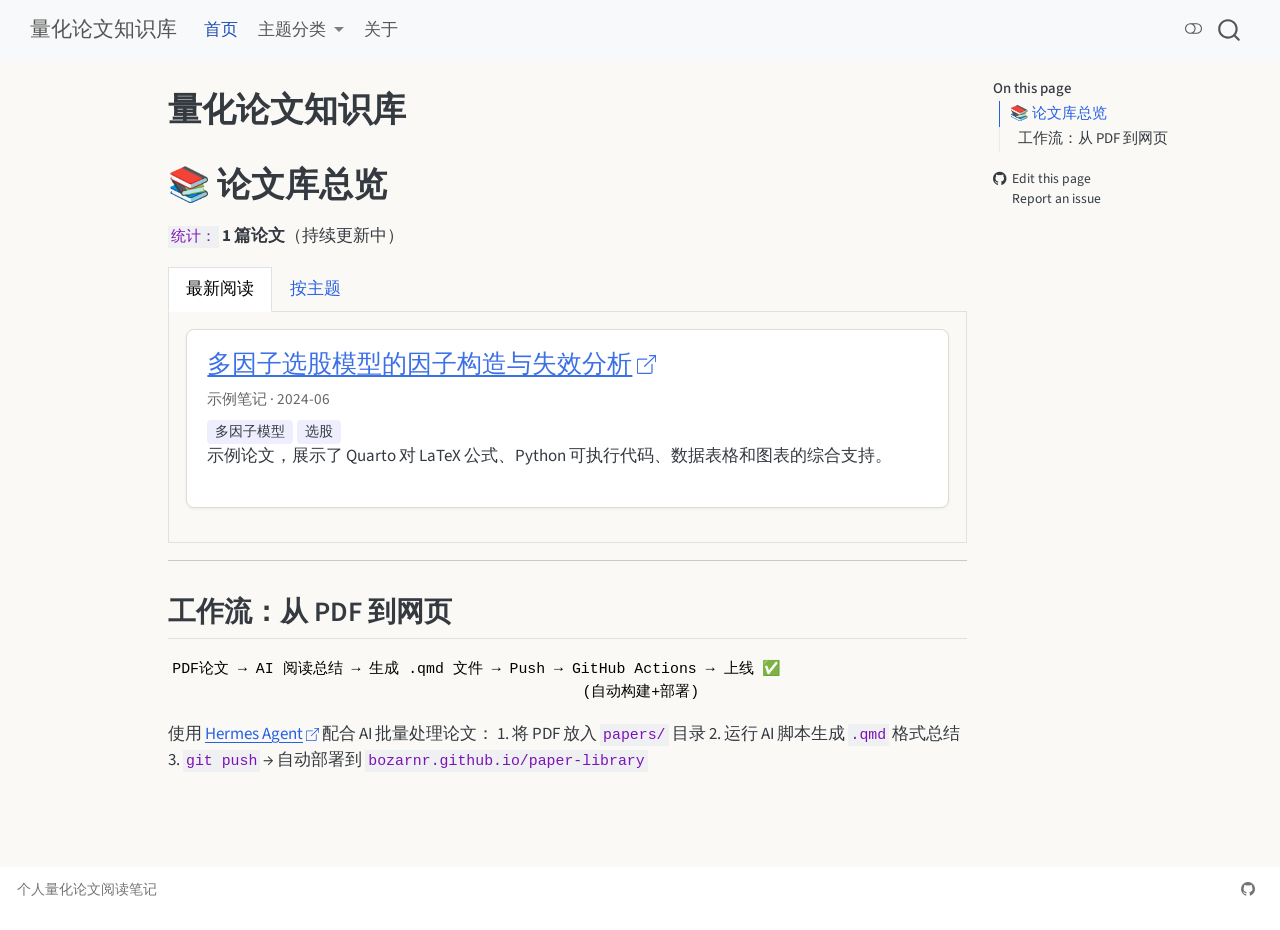
<file: docs/index.html>
<!DOCTYPE html>
<html xmlns="http://www.w3.org/1999/xhtml" lang="en" xml:lang="en"><head>

<meta charset="utf-8">
<meta name="generator" content="quarto-1.9.38">

<meta name="viewport" content="width=device-width, initial-scale=1.0, user-scalable=yes">


<title>量化论文知识库</title>
<style>
/* Default styles provided by pandoc.
** See https://pandoc.org/MANUAL.html#variables-for-html for config info.
*/
code{white-space: pre-wrap;}
span.smallcaps{font-variant: small-caps;}
div.columns{display: flex; gap: min(4vw, 1.5em);}
div.column{flex: auto; overflow-x: auto;}
div.hanging-indent{margin-left: 1.5em; text-indent: -1.5em;}
ul.task-list{list-style: none;}
ul.task-list li input[type="checkbox"] {
  width: 0.8em;
  margin: 0 0.8em 0.2em -1em; /* quarto-specific, see https://github.com/quarto-dev/quarto-cli/issues/4556 */ 
  vertical-align: middle;
}
</style>


<script src="site_libs/quarto-nav/quarto-nav.js"></script>
<script src="site_libs/quarto-nav/headroom.min.js"></script>
<script src="site_libs/clipboard/clipboard.min.js"></script>
<script src="site_libs/quarto-search/autocomplete.umd.js"></script>
<script src="site_libs/quarto-search/fuse.min.js"></script>
<script src="site_libs/quarto-search/quarto-search.js"></script>
<meta name="quarto:offset" content="./">
<script src="site_libs/quarto-html/quarto.js" type="module"></script>
<script src="site_libs/quarto-html/tabsets/tabsets.js" type="module"></script>
<script src="site_libs/quarto-html/popper.min.js"></script>
<script src="site_libs/quarto-html/tippy.umd.min.js"></script>
<script src="site_libs/quarto-html/anchor.min.js"></script>
<link href="site_libs/quarto-html/tippy.css" rel="stylesheet">
<link href="site_libs/quarto-html/quarto-syntax-highlighting-de63f62b328812d8e578a4d74e282472.css" rel="stylesheet" class="quarto-color-scheme" id="quarto-text-highlighting-styles">
<link href="site_libs/quarto-html/quarto-syntax-highlighting-dark-6b6957c917596b414ec0b78690761e87.css" rel="stylesheet" class="quarto-color-scheme quarto-color-alternate" id="quarto-text-highlighting-styles">
<link href="site_libs/quarto-html/quarto-syntax-highlighting-de63f62b328812d8e578a4d74e282472.css" rel="stylesheet" class="quarto-color-scheme-extra" id="quarto-text-highlighting-styles">
<script src="site_libs/bootstrap/bootstrap.min.js"></script>
<link href="site_libs/bootstrap/bootstrap-icons.css" rel="stylesheet">
<link href="site_libs/bootstrap/bootstrap-506e3a905db319b34f0a738462305c32.min.css" rel="stylesheet" append-hash="true" class="quarto-color-scheme" id="quarto-bootstrap" data-mode="light">
<link href="site_libs/bootstrap/bootstrap-dark-0ed2f2fce067166f7b2df1b6d72f54f0.min.css" rel="stylesheet" append-hash="true" class="quarto-color-scheme quarto-color-alternate" id="quarto-bootstrap" data-mode="dark">
<link href="site_libs/bootstrap/bootstrap-506e3a905db319b34f0a738462305c32.min.css" rel="stylesheet" append-hash="true" class="quarto-color-scheme-extra" id="quarto-bootstrap" data-mode="light">
<script id="quarto-search-options" type="application/json">{
  "location": "navbar",
  "copy-button": false,
  "collapse-after": 3,
  "panel-placement": "end",
  "type": "overlay",
  "limit": 50,
  "keyboard-shortcut": [
    "f",
    "/",
    "s"
  ],
  "show-item-context": false,
  "language": {
    "search-no-results-text": "No results",
    "search-matching-documents-text": "matching documents",
    "search-copy-link-title": "Copy link to search",
    "search-hide-matches-text": "Hide additional matches",
    "search-more-match-text": "more match in this document",
    "search-more-matches-text": "more matches in this document",
    "search-clear-button-title": "Clear",
    "search-text-placeholder": "",
    "search-detached-cancel-button-title": "Cancel",
    "search-submit-button-title": "Submit",
    "search-label": "Search"
  }
}</script>


<link rel="stylesheet" href="styles.css">
</head>

<body class="nav-fixed quarto-light"><script id="quarto-html-before-body" type="application/javascript">
    const toggleBodyColorMode = (bsSheetEl) => {
      const mode = bsSheetEl.getAttribute("data-mode");
      const bodyEl = window.document.querySelector("body");
      if (mode === "dark") {
        bodyEl.classList.add("quarto-dark");
        bodyEl.classList.remove("quarto-light");
      } else {
        bodyEl.classList.add("quarto-light");
        bodyEl.classList.remove("quarto-dark");
      }
    }
    const toggleBodyColorPrimary = () => {
      const bsSheetEl = window.document.querySelector("link#quarto-bootstrap:not([rel=disabled-stylesheet])");
      if (bsSheetEl) {
        toggleBodyColorMode(bsSheetEl);
      }
    }
    const setColorSchemeToggle = (alternate) => {
      const toggles = window.document.querySelectorAll('.quarto-color-scheme-toggle');
      for (let i=0; i < toggles.length; i++) {
        const toggle = toggles[i];
        if (toggle) {
          if (alternate) {
            toggle.classList.add("alternate");
          } else {
            toggle.classList.remove("alternate");
          }
        }
      }
    };
    const toggleColorMode = (alternate) => {
      // Switch the stylesheets
      const primaryStylesheets = window.document.querySelectorAll('link.quarto-color-scheme:not(.quarto-color-alternate)');
      const alternateStylesheets = window.document.querySelectorAll('link.quarto-color-scheme.quarto-color-alternate');
      manageTransitions('#quarto-margin-sidebar .nav-link', false);
      if (alternate) {
        // note: dark is layered on light, we don't disable primary!
        enableStylesheet(alternateStylesheets);
        for (const sheetNode of alternateStylesheets) {
          if (sheetNode.id === "quarto-bootstrap") {
            toggleBodyColorMode(sheetNode);
          }
        }
      } else {
        disableStylesheet(alternateStylesheets);
        enableStylesheet(primaryStylesheets)
        toggleBodyColorPrimary();
      }
      manageTransitions('#quarto-margin-sidebar .nav-link', true);
      // Switch the toggles
      setColorSchemeToggle(alternate)
      // Hack to workaround the fact that safari doesn't
      // properly recolor the scrollbar when toggling (#1455)
      if (navigator.userAgent.indexOf('Safari') > 0 && navigator.userAgent.indexOf('Chrome') == -1) {
        manageTransitions("body", false);
        window.scrollTo(0, 1);
        setTimeout(() => {
          window.scrollTo(0, 0);
          manageTransitions("body", true);
        }, 40);
      }
    }
    const disableStylesheet = (stylesheets) => {
      for (let i=0; i < stylesheets.length; i++) {
        const stylesheet = stylesheets[i];
        stylesheet.rel = 'disabled-stylesheet';
      }
    }
    const enableStylesheet = (stylesheets) => {
      for (let i=0; i < stylesheets.length; i++) {
        const stylesheet = stylesheets[i];
        if(stylesheet.rel !== 'stylesheet') { // for Chrome, which will still FOUC without this check
          stylesheet.rel = 'stylesheet';
        }
      }
    }
    const manageTransitions = (selector, allowTransitions) => {
      const els = window.document.querySelectorAll(selector);
      for (let i=0; i < els.length; i++) {
        const el = els[i];
        if (allowTransitions) {
          el.classList.remove('notransition');
        } else {
          el.classList.add('notransition');
        }
      }
    }
    const isFileUrl = () => {
      return window.location.protocol === 'file:';
    }
    const hasAlternateSentinel = () => {
      let styleSentinel = getColorSchemeSentinel();
      if (styleSentinel !== null) {
        return styleSentinel === "alternate";
      } else {
        return false;
      }
    }
    const setStyleSentinel = (alternate) => {
      const value = alternate ? "alternate" : "default";
      if (!isFileUrl()) {
        window.localStorage.setItem("quarto-color-scheme", value);
      } else {
        localAlternateSentinel = value;
      }
    }
    const getColorSchemeSentinel = () => {
      if (!isFileUrl()) {
        const storageValue = window.localStorage.getItem("quarto-color-scheme");
        return storageValue != null ? storageValue : localAlternateSentinel;
      } else {
        return localAlternateSentinel;
      }
    }
    const toggleGiscusIfUsed = (isAlternate, darkModeDefault) => {
      const baseTheme = document.querySelector('#giscus-base-theme')?.value ?? 'light';
      const alternateTheme = document.querySelector('#giscus-alt-theme')?.value ?? 'dark';
      let newTheme = '';
      if(authorPrefersDark) {
        newTheme = isAlternate ? baseTheme : alternateTheme;
      } else {
        newTheme = isAlternate ? alternateTheme : baseTheme;
      }
      const changeGiscusTheme = () => {
        // From: https://github.com/giscus/giscus/issues/336
        const sendMessage = (message) => {
          const iframe = document.querySelector('iframe.giscus-frame');
          if (!iframe) return;
          iframe.contentWindow.postMessage({ giscus: message }, 'https://giscus.app');
        }
        sendMessage({
          setConfig: {
            theme: newTheme
          }
        });
      }
      const isGiscussLoaded = window.document.querySelector('iframe.giscus-frame') !== null;
      if (isGiscussLoaded) {
        changeGiscusTheme();
      }
    };
    const authorPrefersDark = false;
    const darkModeDefault = authorPrefersDark;
      document.querySelector('link#quarto-text-highlighting-styles.quarto-color-scheme-extra').rel = 'disabled-stylesheet';
      document.querySelector('link#quarto-bootstrap.quarto-color-scheme-extra').rel = 'disabled-stylesheet';
    let localAlternateSentinel = darkModeDefault ? 'alternate' : 'default';
    // Dark / light mode switch
    window.quartoToggleColorScheme = () => {
      // Read the current dark / light value
      let toAlternate = !hasAlternateSentinel();
      toggleColorMode(toAlternate);
      setStyleSentinel(toAlternate);
      toggleGiscusIfUsed(toAlternate, darkModeDefault);
      window.dispatchEvent(new Event('resize'));
    };
    // Switch to dark mode if need be
    if (hasAlternateSentinel()) {
      toggleColorMode(true);
    } else {
      toggleColorMode(false);
    }
  </script>

<div id="quarto-search-results"></div>
  <header id="quarto-header" class="headroom fixed-top">
    <nav class="navbar navbar-expand-lg " data-bs-theme="dark">
      <div class="navbar-container container-fluid">
      <div class="navbar-brand-container mx-auto">
    <a class="navbar-brand" href="./index.html">
    <span class="navbar-title">量化论文知识库</span>
    </a>
  </div>
            <div id="quarto-search" class="" title="Search"></div>
          <button class="navbar-toggler" type="button" data-bs-toggle="collapse" data-bs-target="#navbarCollapse" aria-controls="navbarCollapse" role="menu" aria-expanded="false" aria-label="Toggle navigation" onclick="if (window.quartoToggleHeadroom) { window.quartoToggleHeadroom(); }">
  <span class="navbar-toggler-icon"></span>
</button>
          <div class="collapse navbar-collapse" id="navbarCollapse">
            <ul class="navbar-nav navbar-nav-scroll me-auto">
  <li class="nav-item">
    <a class="nav-link active" href="./index.html" aria-current="page"> 
<span class="menu-text">首页</span></a>
  </li>  
  <li class="nav-item dropdown ">
    <a class="nav-link dropdown-toggle" href="#" id="nav-menu-" role="link" data-bs-toggle="dropdown" aria-expanded="false">
 <span class="menu-text">主题分类</span>
    </a>
    <ul class="dropdown-menu" aria-labelledby="nav-menu-">    
        <li>
    <a class="dropdown-item" href="./topics/multi-factor.html">
 <span class="dropdown-text">多因子模型</span></a>
  </li>  
        <li>
    <a class="dropdown-item" href="./topics/drl.html">
 <span class="dropdown-text">深度强化学习</span></a>
  </li>  
        <li>
    <a class="dropdown-item" href="./topics/asset-allocation.html">
 <span class="dropdown-text">资产配置</span></a>
  </li>  
        <li>
    <a class="dropdown-item" href="./topics/style-rotation.html">
 <span class="dropdown-text">风格轮动</span></a>
  </li>  
    </ul>
  </li>
  <li class="nav-item">
    <a class="nav-link" href="./about.html"> 
<span class="menu-text">关于</span></a>
  </li>  
</ul>
          </div> <!-- /navcollapse -->
            <div class="quarto-navbar-tools">
  <a href="" class="quarto-color-scheme-toggle quarto-navigation-tool  px-1" onclick="window.quartoToggleColorScheme(); return false;" title="Toggle dark mode"><i class="bi"></i></a>
</div>
      </div> <!-- /container-fluid -->
    </nav>
</header>
<!-- content -->
<div id="quarto-content" class="quarto-container page-columns page-rows-contents page-layout-article page-navbar">
<!-- sidebar -->
<!-- margin-sidebar -->
    <div id="quarto-margin-sidebar" class="sidebar margin-sidebar">
        <nav id="TOC" role="doc-toc" class="toc-active">
    <h2 id="toc-title">On this page</h2>
   
  <ul>
  <li><a href="#论文库总览" id="toc-论文库总览" class="nav-link active" data-scroll-target="#论文库总览">📚 论文库总览</a>
  <ul>
  <li><a href="#工作流从-pdf-到网页" id="toc-工作流从-pdf-到网页" class="nav-link" data-scroll-target="#工作流从-pdf-到网页">工作流：从 PDF 到网页</a></li>
  </ul></li>
  </ul>
<div class="toc-actions"><ul><li><a href="https://github.com/bozarnr/paper-library/edit/main/index.qmd" class="toc-action"><i class="bi bi-github"></i>Edit this page</a></li><li><a href="https://github.com/bozarnr/paper-library/issues/new" class="toc-action"><i class="bi empty"></i>Report an issue</a></li></ul></div></nav>
    </div>
<!-- main -->
<main class="content" id="quarto-document-content">


<header id="title-block-header" class="quarto-title-block default">
<div class="quarto-title">
<h1 class="title">量化论文知识库</h1>
</div>



<div class="quarto-title-meta">

    
  
    
  </div>
  


</header>


<section id="论文库总览" class="level1">
<h1>📚 论文库总览</h1>
<p><code>统计：</code> <strong>1 篇论文</strong>（持续更新中）</p>
<div class="tabset-margin-container"></div><div class="panel-tabset">
<ul class="nav nav-tabs" role="tablist"><li class="nav-item" role="presentation"><a class="nav-link active" id="tabset-1-1-tab" data-bs-toggle="tab" data-bs-target="#tabset-1-1" role="tab" aria-controls="tabset-1-1" aria-selected="true" href="">最新阅读</a></li><li class="nav-item" role="presentation"><a class="nav-link" id="tabset-1-2-tab" data-bs-toggle="tab" data-bs-target="#tabset-1-2" role="tab" aria-controls="tabset-1-2" aria-selected="false" href="">按主题</a></li></ul>
<div class="tab-content">
<div id="tabset-1-1" class="tab-pane active" role="tabpanel" aria-labelledby="tabset-1-1-tab">
<div class="paper-card">
<h3 class="anchored">
<a href="./papers/sample-multi-factor.html">多因子选股模型的因子构造与失效分析</a>
</h3>
<div class="meta">
示例笔记 · 2024-06
</div>
<div>
<span class="tags">多因子模型</span><span class="tags">选股</span>
</div>
<p>
示例论文，展示了 Quarto 对 LaTeX 公式、Python 可执行代码、数据表格和图表的综合支持。
</p>
</div>
</div>
<div id="tabset-1-2" class="tab-pane" role="tabpanel" aria-labelledby="tabset-1-2-tab">
<table class="caption-top table">
<thead>
<tr class="header">
<th>主题</th>
<th>描述</th>
<th>论文数</th>
</tr>
</thead>
<tbody>
<tr class="odd">
<td><a href="./topics/multi-factor.html">多因子模型</a></td>
<td>因子构造、IC分析、组合优化</td>
<td>1</td>
</tr>
<tr class="even">
<td><a href="./topics/drl.html">深度强化学习</a></td>
<td>TD3、PPO、Turbulence Index</td>
<td>0</td>
</tr>
<tr class="odd">
<td><a href="./topics/asset-allocation.html">资产配置</a></td>
<td>风险预算、Black-Litterman</td>
<td>0</td>
</tr>
<tr class="even">
<td><a href="./topics/style-rotation.html">风格轮动</a></td>
<td>产业资本择时、风格因子</td>
<td>0</td>
</tr>
</tbody>
</table>
</div>
</div>
</div>
<hr>
<section id="工作流从-pdf-到网页" class="level2">
<h2 class="anchored" data-anchor-id="工作流从-pdf-到网页">工作流：从 PDF 到网页</h2>
<pre><code>PDF论文 → AI 阅读总结 → 生成 .qmd 文件 → Push → GitHub Actions → 上线 ✅
                                              (自动构建+部署)</code></pre>
<p>使用 <a href="https://hermes-agent.nousresearch.com">Hermes Agent</a> 配合 AI 批量处理论文： 1. 将 PDF 放入 <code>papers/</code> 目录 2. 运行 AI 脚本生成 <code>.qmd</code> 格式总结 3. <code>git push</code> → 自动部署到 <code>bozarnr.github.io/paper-library</code></p>


</section>
</section>

</main> <!-- /main -->
<script id="quarto-html-after-body" type="application/javascript">
  window.document.addEventListener("DOMContentLoaded", function (event) {
    // Ensure there is a toggle, if there isn't float one in the top right
    if (window.document.querySelector('.quarto-color-scheme-toggle') === null) {
      const a = window.document.createElement('a');
      a.classList.add('top-right');
      a.classList.add('quarto-color-scheme-toggle');
      a.href = "";
      a.onclick = function() { try { window.quartoToggleColorScheme(); } catch {} return false; };
      const i = window.document.createElement("i");
      i.classList.add('bi');
      a.appendChild(i);
      window.document.body.appendChild(a);
    }
    setColorSchemeToggle(hasAlternateSentinel())
    const icon = "";
    const anchorJS = new window.AnchorJS();
    anchorJS.options = {
      placement: 'right',
      icon: icon
    };
    anchorJS.add('.anchored');
    const isCodeAnnotation = (el) => {
      for (const clz of el.classList) {
        if (clz.startsWith('code-annotation-')) {                     
          return true;
        }
      }
      return false;
    }
    const onCopySuccess = function(e) {
      // button target
      const button = e.trigger;
      // don't keep focus
      button.blur();
      // flash "checked"
      button.classList.add('code-copy-button-checked');
      var currentTitle = button.getAttribute("title");
      button.setAttribute("title", "Copied!");
      let tooltip;
      if (window.bootstrap) {
        button.setAttribute("data-bs-toggle", "tooltip");
        button.setAttribute("data-bs-placement", "left");
        button.setAttribute("data-bs-title", "Copied!");
        tooltip = new bootstrap.Tooltip(button, 
          { trigger: "manual", 
            customClass: "code-copy-button-tooltip",
            offset: [0, -8]});
        tooltip.show();    
      }
      setTimeout(function() {
        if (tooltip) {
          tooltip.hide();
          button.removeAttribute("data-bs-title");
          button.removeAttribute("data-bs-toggle");
          button.removeAttribute("data-bs-placement");
        }
        button.setAttribute("title", currentTitle);
        button.classList.remove('code-copy-button-checked');
      }, 1000);
      // clear code selection
      e.clearSelection();
    }
    const getTextToCopy = function(trigger) {
      const outerScaffold = trigger.parentElement.cloneNode(true);
      const codeEl = outerScaffold.querySelector('code');
      for (const childEl of codeEl.children) {
        if (isCodeAnnotation(childEl)) {
          childEl.remove();
        }
      }
      return codeEl.innerText;
    }
    const clipboard = new window.ClipboardJS('.code-copy-button:not([data-in-quarto-modal])', {
      text: getTextToCopy
    });
    clipboard.on('success', onCopySuccess);
    if (window.document.getElementById('quarto-embedded-source-code-modal')) {
      const clipboardModal = new window.ClipboardJS('.code-copy-button[data-in-quarto-modal]', {
        text: getTextToCopy,
        container: window.document.getElementById('quarto-embedded-source-code-modal')
      });
      clipboardModal.on('success', onCopySuccess);
    }
      var localhostRegex = new RegExp(/^(?:http|https):\/\/localhost\:?[0-9]*\//);
      var mailtoRegex = new RegExp(/^mailto:/);
        var filterRegex = new RegExp("https:\/\/bozarnr\.github\.io\/paper-library");
      var isInternal = (href) => {
          return filterRegex.test(href) || localhostRegex.test(href) || mailtoRegex.test(href);
      }
      // Inspect non-navigation links and adorn them if external
     var links = window.document.querySelectorAll('a[href]:not(.nav-link):not(.navbar-brand):not(.toc-action):not(.sidebar-link):not(.sidebar-item-toggle):not(.pagination-link):not(.no-external):not([aria-hidden]):not(.dropdown-item):not(.quarto-navigation-tool):not(.about-link)');
      for (var i=0; i<links.length; i++) {
        const link = links[i];
        if (!isInternal(link.href)) {
          // undo the damage that might have been done by quarto-nav.js in the case of
          // links that we want to consider external
          if (link.dataset.originalHref !== undefined) {
            link.href = link.dataset.originalHref;
          }
            // default icon
            link.classList.add("external");
        }
      }
    function tippyHover(el, contentFn, onTriggerFn, onUntriggerFn) {
      const config = {
        allowHTML: true,
        maxWidth: 500,
        delay: 100,
        arrow: false,
        appendTo: function(el) {
            return el.parentElement;
        },
        interactive: true,
        interactiveBorder: 10,
        theme: 'quarto',
        placement: 'bottom-start',
      };
      if (contentFn) {
        config.content = contentFn;
      }
      if (onTriggerFn) {
        config.onTrigger = onTriggerFn;
      }
      if (onUntriggerFn) {
        config.onUntrigger = onUntriggerFn;
      }
      window.tippy(el, config); 
    }
    const noterefs = window.document.querySelectorAll('a[role="doc-noteref"]');
    for (var i=0; i<noterefs.length; i++) {
      const ref = noterefs[i];
      tippyHover(ref, function() {
        // use id or data attribute instead here
        let href = ref.getAttribute('data-footnote-href') || ref.getAttribute('href');
        try { href = new URL(href).hash; } catch {}
        const id = href.replace(/^#\/?/, "");
        const note = window.document.getElementById(id);
        if (note) {
          return note.innerHTML;
        } else {
          return "";
        }
      });
    }
    const xrefs = window.document.querySelectorAll('a.quarto-xref');
    const processXRef = (id, note) => {
      // Strip column container classes
      const stripColumnClz = (el) => {
        el.classList.remove("page-full", "page-columns");
        if (el.children) {
          for (const child of el.children) {
            stripColumnClz(child);
          }
        }
      }
      stripColumnClz(note)
      if (id === null || id.startsWith('sec-')) {
        // Special case sections, only their first couple elements
        const container = document.createElement("div");
        if (note.children && note.children.length > 2) {
          container.appendChild(note.children[0].cloneNode(true));
          for (let i = 1; i < note.children.length; i++) {
            const child = note.children[i];
            if (child.tagName === "P" && child.innerText === "") {
              continue;
            } else {
              container.appendChild(child.cloneNode(true));
              break;
            }
          }
          if (window.Quarto?.typesetMath) {
            window.Quarto.typesetMath(container);
          }
          return container.innerHTML
        } else {
          if (window.Quarto?.typesetMath) {
            window.Quarto.typesetMath(note);
          }
          return note.innerHTML;
        }
      } else {
        // Remove any anchor links if they are present
        const anchorLink = note.querySelector('a.anchorjs-link');
        if (anchorLink) {
          anchorLink.remove();
        }
        if (window.Quarto?.typesetMath) {
          window.Quarto.typesetMath(note);
        }
        if (note.classList.contains("callout")) {
          return note.outerHTML;
        } else {
          return note.innerHTML;
        }
      }
    }
    for (var i=0; i<xrefs.length; i++) {
      const xref = xrefs[i];
      tippyHover(xref, undefined, function(instance) {
        instance.disable();
        let url = xref.getAttribute('href');
        let hash = undefined; 
        if (url.startsWith('#')) {
          hash = url;
        } else {
          try { hash = new URL(url).hash; } catch {}
        }
        if (hash) {
          const id = hash.replace(/^#\/?/, "");
          const note = window.document.getElementById(id);
          if (note !== null) {
            try {
              const html = processXRef(id, note.cloneNode(true));
              instance.setContent(html);
            } finally {
              instance.enable();
              instance.show();
            }
          } else {
            // See if we can fetch this
            fetch(url.split('#')[0])
            .then(res => res.text())
            .then(html => {
              const parser = new DOMParser();
              const htmlDoc = parser.parseFromString(html, "text/html");
              const note = htmlDoc.getElementById(id);
              if (note !== null) {
                const html = processXRef(id, note);
                instance.setContent(html);
              } 
            }).finally(() => {
              instance.enable();
              instance.show();
            });
          }
        } else {
          // See if we can fetch a full url (with no hash to target)
          // This is a special case and we should probably do some content thinning / targeting
          fetch(url)
          .then(res => res.text())
          .then(html => {
            const parser = new DOMParser();
            const htmlDoc = parser.parseFromString(html, "text/html");
            const note = htmlDoc.querySelector('main.content');
            if (note !== null) {
              // This should only happen for chapter cross references
              // (since there is no id in the URL)
              // remove the first header
              if (note.children.length > 0 && note.children[0].tagName === "HEADER") {
                note.children[0].remove();
              }
              const html = processXRef(null, note);
              instance.setContent(html);
            } 
          }).finally(() => {
            instance.enable();
            instance.show();
          });
        }
      }, function(instance) {
      });
    }
        let selectedAnnoteEl;
        const selectorForAnnotation = ( cell, annotation) => {
          let cellAttr = 'data-code-cell="' + cell + '"';
          let lineAttr = 'data-code-annotation="' +  annotation + '"';
          const selector = 'span[' + cellAttr + '][' + lineAttr + ']';
          return selector;
        }
        const selectCodeLines = (annoteEl) => {
          const doc = window.document;
          const targetCell = annoteEl.getAttribute("data-target-cell");
          const targetAnnotation = annoteEl.getAttribute("data-target-annotation");
          const annoteSpan = window.document.querySelector(selectorForAnnotation(targetCell, targetAnnotation));
          const lines = annoteSpan.getAttribute("data-code-lines").split(",");
          const lineIds = lines.map((line) => {
            return targetCell + "-" + line;
          })
          let top = null;
          let height = null;
          let parent = null;
          if (lineIds.length > 0) {
              //compute the position of the single el (top and bottom and make a div)
              const el = window.document.getElementById(lineIds[0]);
              top = el.offsetTop;
              height = el.offsetHeight;
              parent = el.parentElement.parentElement;
            if (lineIds.length > 1) {
              const lastEl = window.document.getElementById(lineIds[lineIds.length - 1]);
              const bottom = lastEl.offsetTop + lastEl.offsetHeight;
              height = bottom - top;
            }
            if (top !== null && height !== null && parent !== null) {
              // cook up a div (if necessary) and position it 
              let div = window.document.getElementById("code-annotation-line-highlight");
              if (div === null) {
                div = window.document.createElement("div");
                div.setAttribute("id", "code-annotation-line-highlight");
                div.style.position = 'absolute';
                parent.appendChild(div);
              }
              div.style.top = top - 2 + "px";
              div.style.height = height + 4 + "px";
              div.style.left = 0;
              let gutterDiv = window.document.getElementById("code-annotation-line-highlight-gutter");
              if (gutterDiv === null) {
                gutterDiv = window.document.createElement("div");
                gutterDiv.setAttribute("id", "code-annotation-line-highlight-gutter");
                gutterDiv.style.position = 'absolute';
                const codeCell = window.document.getElementById(targetCell);
                const gutter = codeCell.querySelector('.code-annotation-gutter');
                gutter.appendChild(gutterDiv);
              }
              gutterDiv.style.top = top - 2 + "px";
              gutterDiv.style.height = height + 4 + "px";
            }
            selectedAnnoteEl = annoteEl;
          }
        };
        const unselectCodeLines = () => {
          const elementsIds = ["code-annotation-line-highlight", "code-annotation-line-highlight-gutter"];
          elementsIds.forEach((elId) => {
            const div = window.document.getElementById(elId);
            if (div) {
              div.remove();
            }
          });
          selectedAnnoteEl = undefined;
        };
          // Handle positioning of the toggle
      window.addEventListener(
        "resize",
        throttle(() => {
          elRect = undefined;
          if (selectedAnnoteEl) {
            selectCodeLines(selectedAnnoteEl);
          }
        }, 10)
      );
      function throttle(fn, ms) {
      let throttle = false;
      let timer;
        return (...args) => {
          if(!throttle) { // first call gets through
              fn.apply(this, args);
              throttle = true;
          } else { // all the others get throttled
              if(timer) clearTimeout(timer); // cancel #2
              timer = setTimeout(() => {
                fn.apply(this, args);
                timer = throttle = false;
              }, ms);
          }
        };
      }
        // Attach click handler to the DT
        const annoteDls = window.document.querySelectorAll('dt[data-target-cell]');
        for (const annoteDlNode of annoteDls) {
          annoteDlNode.addEventListener('click', (event) => {
            const clickedEl = event.target;
            if (clickedEl !== selectedAnnoteEl) {
              unselectCodeLines();
              const activeEl = window.document.querySelector('dt[data-target-cell].code-annotation-active');
              if (activeEl) {
                activeEl.classList.remove('code-annotation-active');
              }
              selectCodeLines(clickedEl);
              clickedEl.classList.add('code-annotation-active');
            } else {
              // Unselect the line
              unselectCodeLines();
              clickedEl.classList.remove('code-annotation-active');
            }
          });
        }
    const findCites = (el) => {
      const parentEl = el.parentElement;
      if (parentEl) {
        const cites = parentEl.dataset.cites;
        if (cites) {
          return {
            el,
            cites: cites.split(' ')
          };
        } else {
          return findCites(el.parentElement)
        }
      } else {
        return undefined;
      }
    };
    var bibliorefs = window.document.querySelectorAll('a[role="doc-biblioref"]');
    for (var i=0; i<bibliorefs.length; i++) {
      const ref = bibliorefs[i];
      const citeInfo = findCites(ref);
      if (citeInfo) {
        tippyHover(citeInfo.el, function() {
          var popup = window.document.createElement('div');
          citeInfo.cites.forEach(function(cite) {
            var citeDiv = window.document.createElement('div');
            citeDiv.classList.add('hanging-indent');
            citeDiv.classList.add('csl-entry');
            var biblioDiv = window.document.getElementById('ref-' + cite);
            if (biblioDiv) {
              citeDiv.innerHTML = biblioDiv.innerHTML;
            }
            popup.appendChild(citeDiv);
          });
          return popup.innerHTML;
        });
      }
    }
  });
  </script>
</div> <!-- /content -->
<footer class="footer">
  <div class="nav-footer">
    <div class="nav-footer-left">
<p>个人量化论文阅读笔记</p>
</div>   
    <div class="nav-footer-center">
      &nbsp;
    <div class="toc-actions d-sm-block d-md-none"><ul><li><a href="https://github.com/bozarnr/paper-library/edit/main/index.qmd" class="toc-action"><i class="bi bi-github"></i>Edit this page</a></li><li><a href="https://github.com/bozarnr/paper-library/issues/new" class="toc-action"><i class="bi empty"></i>Report an issue</a></li></ul></div></div>
    <div class="nav-footer-right">
      <ul class="footer-items list-unstyled">
    <li class="nav-item compact">
    <a class="nav-link" href="https://github.com/bozarnr/paper-library">
      <i class="bi bi-github" role="img">
</i> 
    </a>
  </li>  
</ul>
    </div>
  </div>
</footer>




</body></html>
</file>
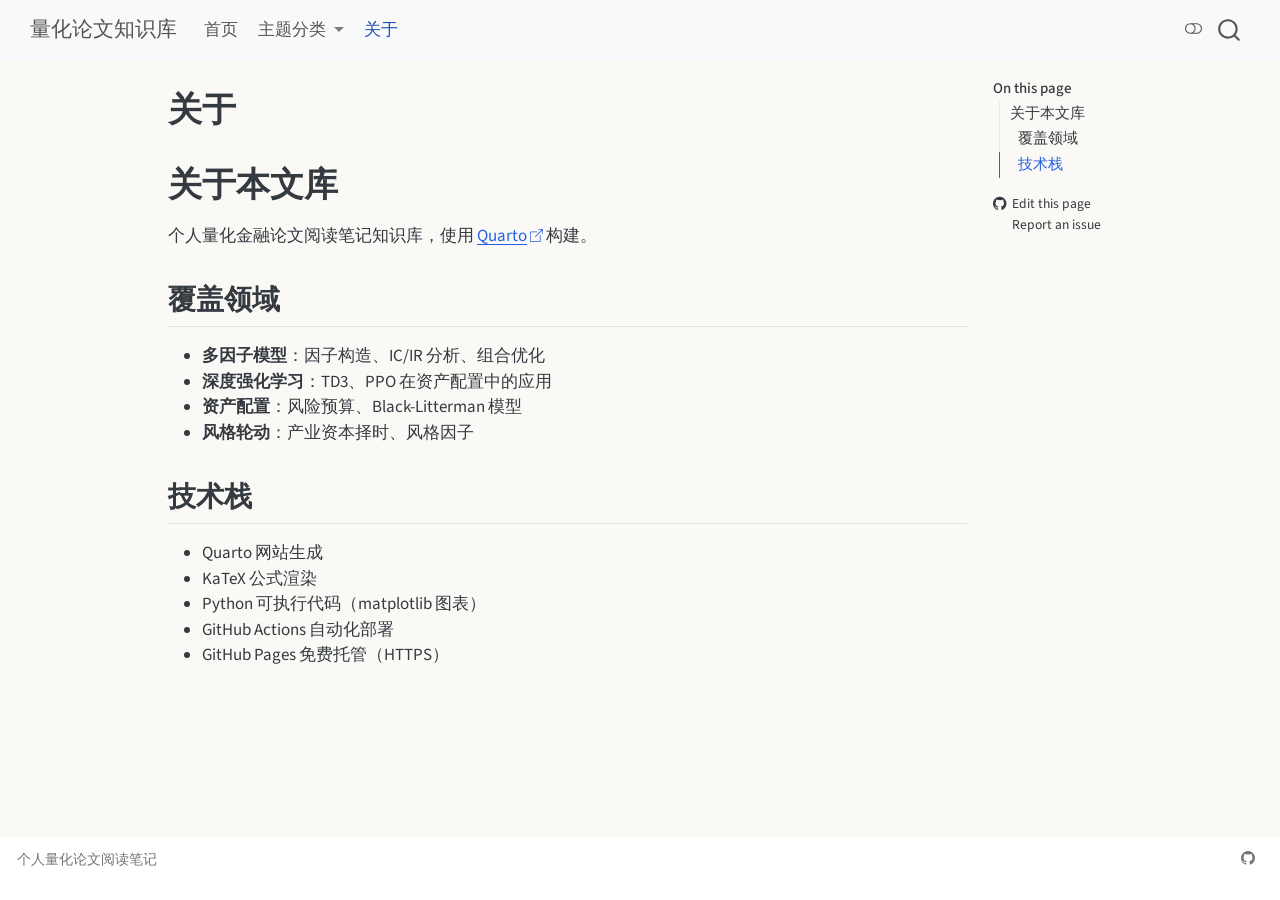
<file: docs/about.html>
<!DOCTYPE html>
<html xmlns="http://www.w3.org/1999/xhtml" lang="en" xml:lang="en"><head>

<meta charset="utf-8">
<meta name="generator" content="quarto-1.9.38">

<meta name="viewport" content="width=device-width, initial-scale=1.0, user-scalable=yes">


<title>关于 – 量化论文知识库</title>
<style>
/* Default styles provided by pandoc.
** See https://pandoc.org/MANUAL.html#variables-for-html for config info.
*/
code{white-space: pre-wrap;}
span.smallcaps{font-variant: small-caps;}
div.columns{display: flex; gap: min(4vw, 1.5em);}
div.column{flex: auto; overflow-x: auto;}
div.hanging-indent{margin-left: 1.5em; text-indent: -1.5em;}
ul.task-list{list-style: none;}
ul.task-list li input[type="checkbox"] {
  width: 0.8em;
  margin: 0 0.8em 0.2em -1em; /* quarto-specific, see https://github.com/quarto-dev/quarto-cli/issues/4556 */ 
  vertical-align: middle;
}
</style>


<script src="site_libs/quarto-nav/quarto-nav.js"></script>
<script src="site_libs/quarto-nav/headroom.min.js"></script>
<script src="site_libs/clipboard/clipboard.min.js"></script>
<script src="site_libs/quarto-search/autocomplete.umd.js"></script>
<script src="site_libs/quarto-search/fuse.min.js"></script>
<script src="site_libs/quarto-search/quarto-search.js"></script>
<meta name="quarto:offset" content="./">
<script src="site_libs/quarto-html/quarto.js" type="module"></script>
<script src="site_libs/quarto-html/tabsets/tabsets.js" type="module"></script>
<script src="site_libs/quarto-html/popper.min.js"></script>
<script src="site_libs/quarto-html/tippy.umd.min.js"></script>
<script src="site_libs/quarto-html/anchor.min.js"></script>
<link href="site_libs/quarto-html/tippy.css" rel="stylesheet">
<link href="site_libs/quarto-html/quarto-syntax-highlighting-de63f62b328812d8e578a4d74e282472.css" rel="stylesheet" class="quarto-color-scheme" id="quarto-text-highlighting-styles">
<link href="site_libs/quarto-html/quarto-syntax-highlighting-dark-6b6957c917596b414ec0b78690761e87.css" rel="stylesheet" class="quarto-color-scheme quarto-color-alternate" id="quarto-text-highlighting-styles">
<link href="site_libs/quarto-html/quarto-syntax-highlighting-de63f62b328812d8e578a4d74e282472.css" rel="stylesheet" class="quarto-color-scheme-extra" id="quarto-text-highlighting-styles">
<script src="site_libs/bootstrap/bootstrap.min.js"></script>
<link href="site_libs/bootstrap/bootstrap-icons.css" rel="stylesheet">
<link href="site_libs/bootstrap/bootstrap-506e3a905db319b34f0a738462305c32.min.css" rel="stylesheet" append-hash="true" class="quarto-color-scheme" id="quarto-bootstrap" data-mode="light">
<link href="site_libs/bootstrap/bootstrap-dark-0ed2f2fce067166f7b2df1b6d72f54f0.min.css" rel="stylesheet" append-hash="true" class="quarto-color-scheme quarto-color-alternate" id="quarto-bootstrap" data-mode="dark">
<link href="site_libs/bootstrap/bootstrap-506e3a905db319b34f0a738462305c32.min.css" rel="stylesheet" append-hash="true" class="quarto-color-scheme-extra" id="quarto-bootstrap" data-mode="light">
<script id="quarto-search-options" type="application/json">{
  "location": "navbar",
  "copy-button": false,
  "collapse-after": 3,
  "panel-placement": "end",
  "type": "overlay",
  "limit": 50,
  "keyboard-shortcut": [
    "f",
    "/",
    "s"
  ],
  "show-item-context": false,
  "language": {
    "search-no-results-text": "No results",
    "search-matching-documents-text": "matching documents",
    "search-copy-link-title": "Copy link to search",
    "search-hide-matches-text": "Hide additional matches",
    "search-more-match-text": "more match in this document",
    "search-more-matches-text": "more matches in this document",
    "search-clear-button-title": "Clear",
    "search-text-placeholder": "",
    "search-detached-cancel-button-title": "Cancel",
    "search-submit-button-title": "Submit",
    "search-label": "Search"
  }
}</script>


<link rel="stylesheet" href="styles.css">
</head>

<body class="nav-fixed quarto-light"><script id="quarto-html-before-body" type="application/javascript">
    const toggleBodyColorMode = (bsSheetEl) => {
      const mode = bsSheetEl.getAttribute("data-mode");
      const bodyEl = window.document.querySelector("body");
      if (mode === "dark") {
        bodyEl.classList.add("quarto-dark");
        bodyEl.classList.remove("quarto-light");
      } else {
        bodyEl.classList.add("quarto-light");
        bodyEl.classList.remove("quarto-dark");
      }
    }
    const toggleBodyColorPrimary = () => {
      const bsSheetEl = window.document.querySelector("link#quarto-bootstrap:not([rel=disabled-stylesheet])");
      if (bsSheetEl) {
        toggleBodyColorMode(bsSheetEl);
      }
    }
    const setColorSchemeToggle = (alternate) => {
      const toggles = window.document.querySelectorAll('.quarto-color-scheme-toggle');
      for (let i=0; i < toggles.length; i++) {
        const toggle = toggles[i];
        if (toggle) {
          if (alternate) {
            toggle.classList.add("alternate");
          } else {
            toggle.classList.remove("alternate");
          }
        }
      }
    };
    const toggleColorMode = (alternate) => {
      // Switch the stylesheets
      const primaryStylesheets = window.document.querySelectorAll('link.quarto-color-scheme:not(.quarto-color-alternate)');
      const alternateStylesheets = window.document.querySelectorAll('link.quarto-color-scheme.quarto-color-alternate');
      manageTransitions('#quarto-margin-sidebar .nav-link', false);
      if (alternate) {
        // note: dark is layered on light, we don't disable primary!
        enableStylesheet(alternateStylesheets);
        for (const sheetNode of alternateStylesheets) {
          if (sheetNode.id === "quarto-bootstrap") {
            toggleBodyColorMode(sheetNode);
          }
        }
      } else {
        disableStylesheet(alternateStylesheets);
        enableStylesheet(primaryStylesheets)
        toggleBodyColorPrimary();
      }
      manageTransitions('#quarto-margin-sidebar .nav-link', true);
      // Switch the toggles
      setColorSchemeToggle(alternate)
      // Hack to workaround the fact that safari doesn't
      // properly recolor the scrollbar when toggling (#1455)
      if (navigator.userAgent.indexOf('Safari') > 0 && navigator.userAgent.indexOf('Chrome') == -1) {
        manageTransitions("body", false);
        window.scrollTo(0, 1);
        setTimeout(() => {
          window.scrollTo(0, 0);
          manageTransitions("body", true);
        }, 40);
      }
    }
    const disableStylesheet = (stylesheets) => {
      for (let i=0; i < stylesheets.length; i++) {
        const stylesheet = stylesheets[i];
        stylesheet.rel = 'disabled-stylesheet';
      }
    }
    const enableStylesheet = (stylesheets) => {
      for (let i=0; i < stylesheets.length; i++) {
        const stylesheet = stylesheets[i];
        if(stylesheet.rel !== 'stylesheet') { // for Chrome, which will still FOUC without this check
          stylesheet.rel = 'stylesheet';
        }
      }
    }
    const manageTransitions = (selector, allowTransitions) => {
      const els = window.document.querySelectorAll(selector);
      for (let i=0; i < els.length; i++) {
        const el = els[i];
        if (allowTransitions) {
          el.classList.remove('notransition');
        } else {
          el.classList.add('notransition');
        }
      }
    }
    const isFileUrl = () => {
      return window.location.protocol === 'file:';
    }
    const hasAlternateSentinel = () => {
      let styleSentinel = getColorSchemeSentinel();
      if (styleSentinel !== null) {
        return styleSentinel === "alternate";
      } else {
        return false;
      }
    }
    const setStyleSentinel = (alternate) => {
      const value = alternate ? "alternate" : "default";
      if (!isFileUrl()) {
        window.localStorage.setItem("quarto-color-scheme", value);
      } else {
        localAlternateSentinel = value;
      }
    }
    const getColorSchemeSentinel = () => {
      if (!isFileUrl()) {
        const storageValue = window.localStorage.getItem("quarto-color-scheme");
        return storageValue != null ? storageValue : localAlternateSentinel;
      } else {
        return localAlternateSentinel;
      }
    }
    const toggleGiscusIfUsed = (isAlternate, darkModeDefault) => {
      const baseTheme = document.querySelector('#giscus-base-theme')?.value ?? 'light';
      const alternateTheme = document.querySelector('#giscus-alt-theme')?.value ?? 'dark';
      let newTheme = '';
      if(authorPrefersDark) {
        newTheme = isAlternate ? baseTheme : alternateTheme;
      } else {
        newTheme = isAlternate ? alternateTheme : baseTheme;
      }
      const changeGiscusTheme = () => {
        // From: https://github.com/giscus/giscus/issues/336
        const sendMessage = (message) => {
          const iframe = document.querySelector('iframe.giscus-frame');
          if (!iframe) return;
          iframe.contentWindow.postMessage({ giscus: message }, 'https://giscus.app');
        }
        sendMessage({
          setConfig: {
            theme: newTheme
          }
        });
      }
      const isGiscussLoaded = window.document.querySelector('iframe.giscus-frame') !== null;
      if (isGiscussLoaded) {
        changeGiscusTheme();
      }
    };
    const authorPrefersDark = false;
    const darkModeDefault = authorPrefersDark;
      document.querySelector('link#quarto-text-highlighting-styles.quarto-color-scheme-extra').rel = 'disabled-stylesheet';
      document.querySelector('link#quarto-bootstrap.quarto-color-scheme-extra').rel = 'disabled-stylesheet';
    let localAlternateSentinel = darkModeDefault ? 'alternate' : 'default';
    // Dark / light mode switch
    window.quartoToggleColorScheme = () => {
      // Read the current dark / light value
      let toAlternate = !hasAlternateSentinel();
      toggleColorMode(toAlternate);
      setStyleSentinel(toAlternate);
      toggleGiscusIfUsed(toAlternate, darkModeDefault);
      window.dispatchEvent(new Event('resize'));
    };
    // Switch to dark mode if need be
    if (hasAlternateSentinel()) {
      toggleColorMode(true);
    } else {
      toggleColorMode(false);
    }
  </script>

<div id="quarto-search-results"></div>
  <header id="quarto-header" class="headroom fixed-top">
    <nav class="navbar navbar-expand-lg " data-bs-theme="dark">
      <div class="navbar-container container-fluid">
      <div class="navbar-brand-container mx-auto">
    <a class="navbar-brand" href="./index.html">
    <span class="navbar-title">量化论文知识库</span>
    </a>
  </div>
            <div id="quarto-search" class="" title="Search"></div>
          <button class="navbar-toggler" type="button" data-bs-toggle="collapse" data-bs-target="#navbarCollapse" aria-controls="navbarCollapse" role="menu" aria-expanded="false" aria-label="Toggle navigation" onclick="if (window.quartoToggleHeadroom) { window.quartoToggleHeadroom(); }">
  <span class="navbar-toggler-icon"></span>
</button>
          <div class="collapse navbar-collapse" id="navbarCollapse">
            <ul class="navbar-nav navbar-nav-scroll me-auto">
  <li class="nav-item">
    <a class="nav-link" href="./index.html"> 
<span class="menu-text">首页</span></a>
  </li>  
  <li class="nav-item dropdown ">
    <a class="nav-link dropdown-toggle" href="#" id="nav-menu-" role="link" data-bs-toggle="dropdown" aria-expanded="false">
 <span class="menu-text">主题分类</span>
    </a>
    <ul class="dropdown-menu" aria-labelledby="nav-menu-">    
        <li>
    <a class="dropdown-item" href="./topics/multi-factor.html">
 <span class="dropdown-text">多因子模型</span></a>
  </li>  
        <li>
    <a class="dropdown-item" href="./topics/drl.html">
 <span class="dropdown-text">深度强化学习</span></a>
  </li>  
        <li>
    <a class="dropdown-item" href="./topics/asset-allocation.html">
 <span class="dropdown-text">资产配置</span></a>
  </li>  
        <li>
    <a class="dropdown-item" href="./topics/style-rotation.html">
 <span class="dropdown-text">风格轮动</span></a>
  </li>  
    </ul>
  </li>
  <li class="nav-item">
    <a class="nav-link active" href="./about.html" aria-current="page"> 
<span class="menu-text">关于</span></a>
  </li>  
</ul>
          </div> <!-- /navcollapse -->
            <div class="quarto-navbar-tools">
  <a href="" class="quarto-color-scheme-toggle quarto-navigation-tool  px-1" onclick="window.quartoToggleColorScheme(); return false;" title="Toggle dark mode"><i class="bi"></i></a>
</div>
      </div> <!-- /container-fluid -->
    </nav>
</header>
<!-- content -->
<div id="quarto-content" class="quarto-container page-columns page-rows-contents page-layout-article page-navbar">
<!-- sidebar -->
<!-- margin-sidebar -->
    <div id="quarto-margin-sidebar" class="sidebar margin-sidebar">
        <nav id="TOC" role="doc-toc" class="toc-active">
    <h2 id="toc-title">On this page</h2>
   
  <ul>
  <li><a href="#关于本文库" id="toc-关于本文库" class="nav-link active" data-scroll-target="#关于本文库">关于本文库</a>
  <ul>
  <li><a href="#覆盖领域" id="toc-覆盖领域" class="nav-link" data-scroll-target="#覆盖领域">覆盖领域</a></li>
  <li><a href="#技术栈" id="toc-技术栈" class="nav-link" data-scroll-target="#技术栈">技术栈</a></li>
  </ul></li>
  </ul>
<div class="toc-actions"><ul><li><a href="https://github.com/bozarnr/paper-library/edit/main/about.qmd" class="toc-action"><i class="bi bi-github"></i>Edit this page</a></li><li><a href="https://github.com/bozarnr/paper-library/issues/new" class="toc-action"><i class="bi empty"></i>Report an issue</a></li></ul></div></nav>
    </div>
<!-- main -->
<main class="content" id="quarto-document-content">


<header id="title-block-header" class="quarto-title-block default">
<div class="quarto-title">
<h1 class="title">关于</h1>
</div>



<div class="quarto-title-meta">

    
  
    
  </div>
  


</header>


<section id="关于本文库" class="level1">
<h1>关于本文库</h1>
<p>个人量化金融论文阅读笔记知识库，使用 <a href="https://quarto.org/">Quarto</a> 构建。</p>
<section id="覆盖领域" class="level2">
<h2 class="anchored" data-anchor-id="覆盖领域">覆盖领域</h2>
<ul>
<li><strong>多因子模型</strong>：因子构造、IC/IR 分析、组合优化</li>
<li><strong>深度强化学习</strong>：TD3、PPO 在资产配置中的应用</li>
<li><strong>资产配置</strong>：风险预算、Black-Litterman 模型</li>
<li><strong>风格轮动</strong>：产业资本择时、风格因子</li>
</ul>
</section>
<section id="技术栈" class="level2">
<h2 class="anchored" data-anchor-id="技术栈">技术栈</h2>
<ul>
<li>Quarto 网站生成</li>
<li>KaTeX 公式渲染</li>
<li>Python 可执行代码（matplotlib 图表）</li>
<li>GitHub Actions 自动化部署</li>
<li>GitHub Pages 免费托管（HTTPS）</li>
</ul>


</section>
</section>

</main> <!-- /main -->
<script id="quarto-html-after-body" type="application/javascript">
  window.document.addEventListener("DOMContentLoaded", function (event) {
    // Ensure there is a toggle, if there isn't float one in the top right
    if (window.document.querySelector('.quarto-color-scheme-toggle') === null) {
      const a = window.document.createElement('a');
      a.classList.add('top-right');
      a.classList.add('quarto-color-scheme-toggle');
      a.href = "";
      a.onclick = function() { try { window.quartoToggleColorScheme(); } catch {} return false; };
      const i = window.document.createElement("i");
      i.classList.add('bi');
      a.appendChild(i);
      window.document.body.appendChild(a);
    }
    setColorSchemeToggle(hasAlternateSentinel())
    const icon = "";
    const anchorJS = new window.AnchorJS();
    anchorJS.options = {
      placement: 'right',
      icon: icon
    };
    anchorJS.add('.anchored');
    const isCodeAnnotation = (el) => {
      for (const clz of el.classList) {
        if (clz.startsWith('code-annotation-')) {                     
          return true;
        }
      }
      return false;
    }
    const onCopySuccess = function(e) {
      // button target
      const button = e.trigger;
      // don't keep focus
      button.blur();
      // flash "checked"
      button.classList.add('code-copy-button-checked');
      var currentTitle = button.getAttribute("title");
      button.setAttribute("title", "Copied!");
      let tooltip;
      if (window.bootstrap) {
        button.setAttribute("data-bs-toggle", "tooltip");
        button.setAttribute("data-bs-placement", "left");
        button.setAttribute("data-bs-title", "Copied!");
        tooltip = new bootstrap.Tooltip(button, 
          { trigger: "manual", 
            customClass: "code-copy-button-tooltip",
            offset: [0, -8]});
        tooltip.show();    
      }
      setTimeout(function() {
        if (tooltip) {
          tooltip.hide();
          button.removeAttribute("data-bs-title");
          button.removeAttribute("data-bs-toggle");
          button.removeAttribute("data-bs-placement");
        }
        button.setAttribute("title", currentTitle);
        button.classList.remove('code-copy-button-checked');
      }, 1000);
      // clear code selection
      e.clearSelection();
    }
    const getTextToCopy = function(trigger) {
      const outerScaffold = trigger.parentElement.cloneNode(true);
      const codeEl = outerScaffold.querySelector('code');
      for (const childEl of codeEl.children) {
        if (isCodeAnnotation(childEl)) {
          childEl.remove();
        }
      }
      return codeEl.innerText;
    }
    const clipboard = new window.ClipboardJS('.code-copy-button:not([data-in-quarto-modal])', {
      text: getTextToCopy
    });
    clipboard.on('success', onCopySuccess);
    if (window.document.getElementById('quarto-embedded-source-code-modal')) {
      const clipboardModal = new window.ClipboardJS('.code-copy-button[data-in-quarto-modal]', {
        text: getTextToCopy,
        container: window.document.getElementById('quarto-embedded-source-code-modal')
      });
      clipboardModal.on('success', onCopySuccess);
    }
      var localhostRegex = new RegExp(/^(?:http|https):\/\/localhost\:?[0-9]*\//);
      var mailtoRegex = new RegExp(/^mailto:/);
        var filterRegex = new RegExp("https:\/\/bozarnr\.github\.io\/paper-library");
      var isInternal = (href) => {
          return filterRegex.test(href) || localhostRegex.test(href) || mailtoRegex.test(href);
      }
      // Inspect non-navigation links and adorn them if external
     var links = window.document.querySelectorAll('a[href]:not(.nav-link):not(.navbar-brand):not(.toc-action):not(.sidebar-link):not(.sidebar-item-toggle):not(.pagination-link):not(.no-external):not([aria-hidden]):not(.dropdown-item):not(.quarto-navigation-tool):not(.about-link)');
      for (var i=0; i<links.length; i++) {
        const link = links[i];
        if (!isInternal(link.href)) {
          // undo the damage that might have been done by quarto-nav.js in the case of
          // links that we want to consider external
          if (link.dataset.originalHref !== undefined) {
            link.href = link.dataset.originalHref;
          }
            // default icon
            link.classList.add("external");
        }
      }
    function tippyHover(el, contentFn, onTriggerFn, onUntriggerFn) {
      const config = {
        allowHTML: true,
        maxWidth: 500,
        delay: 100,
        arrow: false,
        appendTo: function(el) {
            return el.parentElement;
        },
        interactive: true,
        interactiveBorder: 10,
        theme: 'quarto',
        placement: 'bottom-start',
      };
      if (contentFn) {
        config.content = contentFn;
      }
      if (onTriggerFn) {
        config.onTrigger = onTriggerFn;
      }
      if (onUntriggerFn) {
        config.onUntrigger = onUntriggerFn;
      }
      window.tippy(el, config); 
    }
    const noterefs = window.document.querySelectorAll('a[role="doc-noteref"]');
    for (var i=0; i<noterefs.length; i++) {
      const ref = noterefs[i];
      tippyHover(ref, function() {
        // use id or data attribute instead here
        let href = ref.getAttribute('data-footnote-href') || ref.getAttribute('href');
        try { href = new URL(href).hash; } catch {}
        const id = href.replace(/^#\/?/, "");
        const note = window.document.getElementById(id);
        if (note) {
          return note.innerHTML;
        } else {
          return "";
        }
      });
    }
    const xrefs = window.document.querySelectorAll('a.quarto-xref');
    const processXRef = (id, note) => {
      // Strip column container classes
      const stripColumnClz = (el) => {
        el.classList.remove("page-full", "page-columns");
        if (el.children) {
          for (const child of el.children) {
            stripColumnClz(child);
          }
        }
      }
      stripColumnClz(note)
      if (id === null || id.startsWith('sec-')) {
        // Special case sections, only their first couple elements
        const container = document.createElement("div");
        if (note.children && note.children.length > 2) {
          container.appendChild(note.children[0].cloneNode(true));
          for (let i = 1; i < note.children.length; i++) {
            const child = note.children[i];
            if (child.tagName === "P" && child.innerText === "") {
              continue;
            } else {
              container.appendChild(child.cloneNode(true));
              break;
            }
          }
          if (window.Quarto?.typesetMath) {
            window.Quarto.typesetMath(container);
          }
          return container.innerHTML
        } else {
          if (window.Quarto?.typesetMath) {
            window.Quarto.typesetMath(note);
          }
          return note.innerHTML;
        }
      } else {
        // Remove any anchor links if they are present
        const anchorLink = note.querySelector('a.anchorjs-link');
        if (anchorLink) {
          anchorLink.remove();
        }
        if (window.Quarto?.typesetMath) {
          window.Quarto.typesetMath(note);
        }
        if (note.classList.contains("callout")) {
          return note.outerHTML;
        } else {
          return note.innerHTML;
        }
      }
    }
    for (var i=0; i<xrefs.length; i++) {
      const xref = xrefs[i];
      tippyHover(xref, undefined, function(instance) {
        instance.disable();
        let url = xref.getAttribute('href');
        let hash = undefined; 
        if (url.startsWith('#')) {
          hash = url;
        } else {
          try { hash = new URL(url).hash; } catch {}
        }
        if (hash) {
          const id = hash.replace(/^#\/?/, "");
          const note = window.document.getElementById(id);
          if (note !== null) {
            try {
              const html = processXRef(id, note.cloneNode(true));
              instance.setContent(html);
            } finally {
              instance.enable();
              instance.show();
            }
          } else {
            // See if we can fetch this
            fetch(url.split('#')[0])
            .then(res => res.text())
            .then(html => {
              const parser = new DOMParser();
              const htmlDoc = parser.parseFromString(html, "text/html");
              const note = htmlDoc.getElementById(id);
              if (note !== null) {
                const html = processXRef(id, note);
                instance.setContent(html);
              } 
            }).finally(() => {
              instance.enable();
              instance.show();
            });
          }
        } else {
          // See if we can fetch a full url (with no hash to target)
          // This is a special case and we should probably do some content thinning / targeting
          fetch(url)
          .then(res => res.text())
          .then(html => {
            const parser = new DOMParser();
            const htmlDoc = parser.parseFromString(html, "text/html");
            const note = htmlDoc.querySelector('main.content');
            if (note !== null) {
              // This should only happen for chapter cross references
              // (since there is no id in the URL)
              // remove the first header
              if (note.children.length > 0 && note.children[0].tagName === "HEADER") {
                note.children[0].remove();
              }
              const html = processXRef(null, note);
              instance.setContent(html);
            } 
          }).finally(() => {
            instance.enable();
            instance.show();
          });
        }
      }, function(instance) {
      });
    }
        let selectedAnnoteEl;
        const selectorForAnnotation = ( cell, annotation) => {
          let cellAttr = 'data-code-cell="' + cell + '"';
          let lineAttr = 'data-code-annotation="' +  annotation + '"';
          const selector = 'span[' + cellAttr + '][' + lineAttr + ']';
          return selector;
        }
        const selectCodeLines = (annoteEl) => {
          const doc = window.document;
          const targetCell = annoteEl.getAttribute("data-target-cell");
          const targetAnnotation = annoteEl.getAttribute("data-target-annotation");
          const annoteSpan = window.document.querySelector(selectorForAnnotation(targetCell, targetAnnotation));
          const lines = annoteSpan.getAttribute("data-code-lines").split(",");
          const lineIds = lines.map((line) => {
            return targetCell + "-" + line;
          })
          let top = null;
          let height = null;
          let parent = null;
          if (lineIds.length > 0) {
              //compute the position of the single el (top and bottom and make a div)
              const el = window.document.getElementById(lineIds[0]);
              top = el.offsetTop;
              height = el.offsetHeight;
              parent = el.parentElement.parentElement;
            if (lineIds.length > 1) {
              const lastEl = window.document.getElementById(lineIds[lineIds.length - 1]);
              const bottom = lastEl.offsetTop + lastEl.offsetHeight;
              height = bottom - top;
            }
            if (top !== null && height !== null && parent !== null) {
              // cook up a div (if necessary) and position it 
              let div = window.document.getElementById("code-annotation-line-highlight");
              if (div === null) {
                div = window.document.createElement("div");
                div.setAttribute("id", "code-annotation-line-highlight");
                div.style.position = 'absolute';
                parent.appendChild(div);
              }
              div.style.top = top - 2 + "px";
              div.style.height = height + 4 + "px";
              div.style.left = 0;
              let gutterDiv = window.document.getElementById("code-annotation-line-highlight-gutter");
              if (gutterDiv === null) {
                gutterDiv = window.document.createElement("div");
                gutterDiv.setAttribute("id", "code-annotation-line-highlight-gutter");
                gutterDiv.style.position = 'absolute';
                const codeCell = window.document.getElementById(targetCell);
                const gutter = codeCell.querySelector('.code-annotation-gutter');
                gutter.appendChild(gutterDiv);
              }
              gutterDiv.style.top = top - 2 + "px";
              gutterDiv.style.height = height + 4 + "px";
            }
            selectedAnnoteEl = annoteEl;
          }
        };
        const unselectCodeLines = () => {
          const elementsIds = ["code-annotation-line-highlight", "code-annotation-line-highlight-gutter"];
          elementsIds.forEach((elId) => {
            const div = window.document.getElementById(elId);
            if (div) {
              div.remove();
            }
          });
          selectedAnnoteEl = undefined;
        };
          // Handle positioning of the toggle
      window.addEventListener(
        "resize",
        throttle(() => {
          elRect = undefined;
          if (selectedAnnoteEl) {
            selectCodeLines(selectedAnnoteEl);
          }
        }, 10)
      );
      function throttle(fn, ms) {
      let throttle = false;
      let timer;
        return (...args) => {
          if(!throttle) { // first call gets through
              fn.apply(this, args);
              throttle = true;
          } else { // all the others get throttled
              if(timer) clearTimeout(timer); // cancel #2
              timer = setTimeout(() => {
                fn.apply(this, args);
                timer = throttle = false;
              }, ms);
          }
        };
      }
        // Attach click handler to the DT
        const annoteDls = window.document.querySelectorAll('dt[data-target-cell]');
        for (const annoteDlNode of annoteDls) {
          annoteDlNode.addEventListener('click', (event) => {
            const clickedEl = event.target;
            if (clickedEl !== selectedAnnoteEl) {
              unselectCodeLines();
              const activeEl = window.document.querySelector('dt[data-target-cell].code-annotation-active');
              if (activeEl) {
                activeEl.classList.remove('code-annotation-active');
              }
              selectCodeLines(clickedEl);
              clickedEl.classList.add('code-annotation-active');
            } else {
              // Unselect the line
              unselectCodeLines();
              clickedEl.classList.remove('code-annotation-active');
            }
          });
        }
    const findCites = (el) => {
      const parentEl = el.parentElement;
      if (parentEl) {
        const cites = parentEl.dataset.cites;
        if (cites) {
          return {
            el,
            cites: cites.split(' ')
          };
        } else {
          return findCites(el.parentElement)
        }
      } else {
        return undefined;
      }
    };
    var bibliorefs = window.document.querySelectorAll('a[role="doc-biblioref"]');
    for (var i=0; i<bibliorefs.length; i++) {
      const ref = bibliorefs[i];
      const citeInfo = findCites(ref);
      if (citeInfo) {
        tippyHover(citeInfo.el, function() {
          var popup = window.document.createElement('div');
          citeInfo.cites.forEach(function(cite) {
            var citeDiv = window.document.createElement('div');
            citeDiv.classList.add('hanging-indent');
            citeDiv.classList.add('csl-entry');
            var biblioDiv = window.document.getElementById('ref-' + cite);
            if (biblioDiv) {
              citeDiv.innerHTML = biblioDiv.innerHTML;
            }
            popup.appendChild(citeDiv);
          });
          return popup.innerHTML;
        });
      }
    }
  });
  </script>
</div> <!-- /content -->
<footer class="footer">
  <div class="nav-footer">
    <div class="nav-footer-left">
<p>个人量化论文阅读笔记</p>
</div>   
    <div class="nav-footer-center">
      &nbsp;
    <div class="toc-actions d-sm-block d-md-none"><ul><li><a href="https://github.com/bozarnr/paper-library/edit/main/about.qmd" class="toc-action"><i class="bi bi-github"></i>Edit this page</a></li><li><a href="https://github.com/bozarnr/paper-library/issues/new" class="toc-action"><i class="bi empty"></i>Report an issue</a></li></ul></div></div>
    <div class="nav-footer-right">
      <ul class="footer-items list-unstyled">
    <li class="nav-item compact">
    <a class="nav-link" href="https://github.com/bozarnr/paper-library">
      <i class="bi bi-github" role="img">
</i> 
    </a>
  </li>  
</ul>
    </div>
  </div>
</footer>




</body></html>
</file>
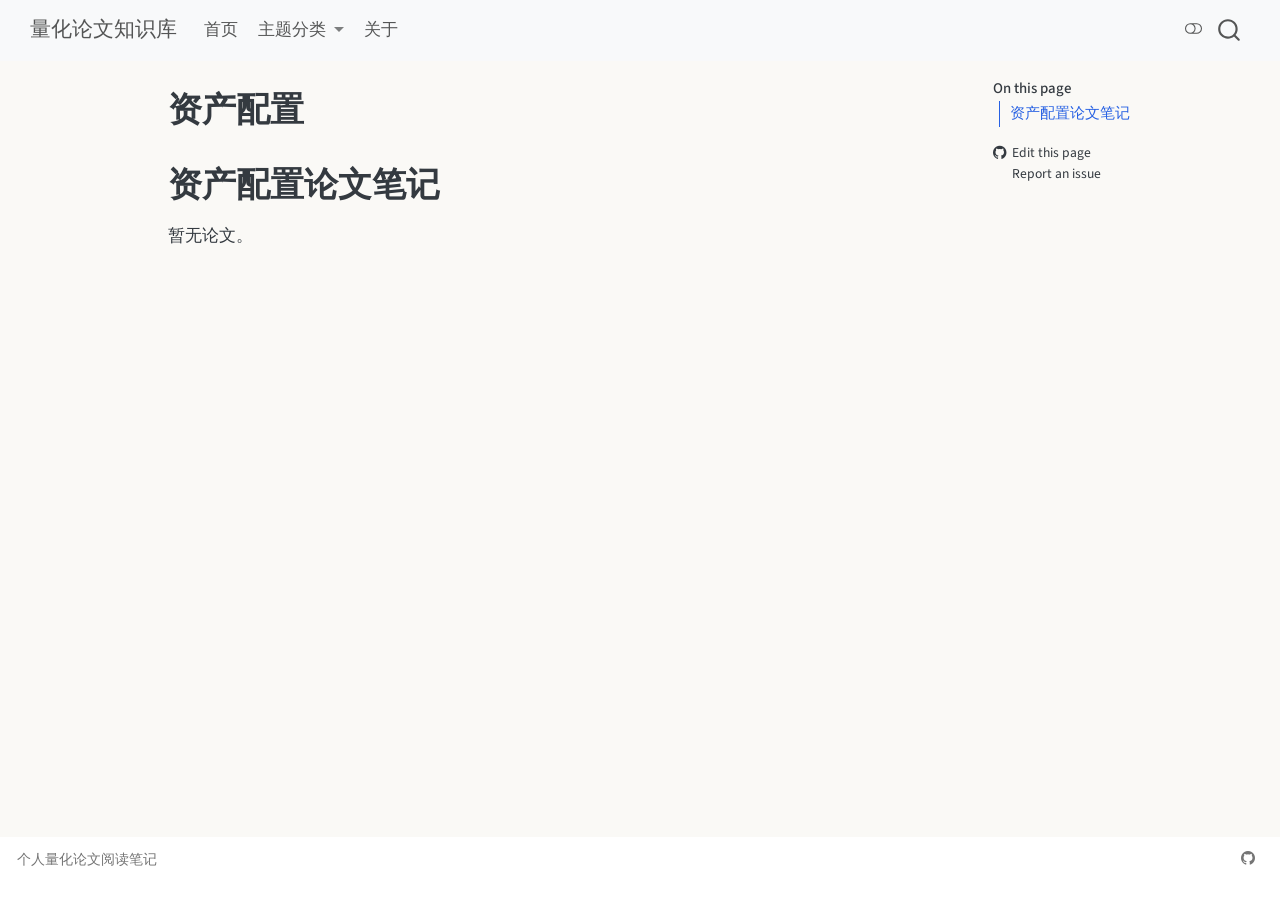
<file: docs/topics/asset-allocation.html>
<!DOCTYPE html>
<html xmlns="http://www.w3.org/1999/xhtml" lang="en" xml:lang="en"><head>

<meta charset="utf-8">
<meta name="generator" content="quarto-1.9.38">

<meta name="viewport" content="width=device-width, initial-scale=1.0, user-scalable=yes">


<title>资产配置 – 量化论文知识库</title>
<style>
/* Default styles provided by pandoc.
** See https://pandoc.org/MANUAL.html#variables-for-html for config info.
*/
code{white-space: pre-wrap;}
span.smallcaps{font-variant: small-caps;}
div.columns{display: flex; gap: min(4vw, 1.5em);}
div.column{flex: auto; overflow-x: auto;}
div.hanging-indent{margin-left: 1.5em; text-indent: -1.5em;}
ul.task-list{list-style: none;}
ul.task-list li input[type="checkbox"] {
  width: 0.8em;
  margin: 0 0.8em 0.2em -1em; /* quarto-specific, see https://github.com/quarto-dev/quarto-cli/issues/4556 */ 
  vertical-align: middle;
}
</style>


<script src="../site_libs/quarto-nav/quarto-nav.js"></script>
<script src="../site_libs/quarto-nav/headroom.min.js"></script>
<script src="../site_libs/clipboard/clipboard.min.js"></script>
<script src="../site_libs/quarto-search/autocomplete.umd.js"></script>
<script src="../site_libs/quarto-search/fuse.min.js"></script>
<script src="../site_libs/quarto-search/quarto-search.js"></script>
<meta name="quarto:offset" content="../">
<script src="../site_libs/quarto-html/quarto.js" type="module"></script>
<script src="../site_libs/quarto-html/tabsets/tabsets.js" type="module"></script>
<script src="../site_libs/quarto-html/popper.min.js"></script>
<script src="../site_libs/quarto-html/tippy.umd.min.js"></script>
<script src="../site_libs/quarto-html/anchor.min.js"></script>
<link href="../site_libs/quarto-html/tippy.css" rel="stylesheet">
<link href="../site_libs/quarto-html/quarto-syntax-highlighting-de63f62b328812d8e578a4d74e282472.css" rel="stylesheet" class="quarto-color-scheme" id="quarto-text-highlighting-styles">
<link href="../site_libs/quarto-html/quarto-syntax-highlighting-dark-6b6957c917596b414ec0b78690761e87.css" rel="stylesheet" class="quarto-color-scheme quarto-color-alternate" id="quarto-text-highlighting-styles">
<link href="../site_libs/quarto-html/quarto-syntax-highlighting-de63f62b328812d8e578a4d74e282472.css" rel="stylesheet" class="quarto-color-scheme-extra" id="quarto-text-highlighting-styles">
<script src="../site_libs/bootstrap/bootstrap.min.js"></script>
<link href="../site_libs/bootstrap/bootstrap-icons.css" rel="stylesheet">
<link href="../site_libs/bootstrap/bootstrap-506e3a905db319b34f0a738462305c32.min.css" rel="stylesheet" append-hash="true" class="quarto-color-scheme" id="quarto-bootstrap" data-mode="light">
<link href="../site_libs/bootstrap/bootstrap-dark-0ed2f2fce067166f7b2df1b6d72f54f0.min.css" rel="stylesheet" append-hash="true" class="quarto-color-scheme quarto-color-alternate" id="quarto-bootstrap" data-mode="dark">
<link href="../site_libs/bootstrap/bootstrap-506e3a905db319b34f0a738462305c32.min.css" rel="stylesheet" append-hash="true" class="quarto-color-scheme-extra" id="quarto-bootstrap" data-mode="light">
<script id="quarto-search-options" type="application/json">{
  "location": "navbar",
  "copy-button": false,
  "collapse-after": 3,
  "panel-placement": "end",
  "type": "overlay",
  "limit": 50,
  "keyboard-shortcut": [
    "f",
    "/",
    "s"
  ],
  "show-item-context": false,
  "language": {
    "search-no-results-text": "No results",
    "search-matching-documents-text": "matching documents",
    "search-copy-link-title": "Copy link to search",
    "search-hide-matches-text": "Hide additional matches",
    "search-more-match-text": "more match in this document",
    "search-more-matches-text": "more matches in this document",
    "search-clear-button-title": "Clear",
    "search-text-placeholder": "",
    "search-detached-cancel-button-title": "Cancel",
    "search-submit-button-title": "Submit",
    "search-label": "Search"
  }
}</script>


<link rel="stylesheet" href="../styles.css">
</head>

<body class="nav-fixed quarto-light"><script id="quarto-html-before-body" type="application/javascript">
    const toggleBodyColorMode = (bsSheetEl) => {
      const mode = bsSheetEl.getAttribute("data-mode");
      const bodyEl = window.document.querySelector("body");
      if (mode === "dark") {
        bodyEl.classList.add("quarto-dark");
        bodyEl.classList.remove("quarto-light");
      } else {
        bodyEl.classList.add("quarto-light");
        bodyEl.classList.remove("quarto-dark");
      }
    }
    const toggleBodyColorPrimary = () => {
      const bsSheetEl = window.document.querySelector("link#quarto-bootstrap:not([rel=disabled-stylesheet])");
      if (bsSheetEl) {
        toggleBodyColorMode(bsSheetEl);
      }
    }
    const setColorSchemeToggle = (alternate) => {
      const toggles = window.document.querySelectorAll('.quarto-color-scheme-toggle');
      for (let i=0; i < toggles.length; i++) {
        const toggle = toggles[i];
        if (toggle) {
          if (alternate) {
            toggle.classList.add("alternate");
          } else {
            toggle.classList.remove("alternate");
          }
        }
      }
    };
    const toggleColorMode = (alternate) => {
      // Switch the stylesheets
      const primaryStylesheets = window.document.querySelectorAll('link.quarto-color-scheme:not(.quarto-color-alternate)');
      const alternateStylesheets = window.document.querySelectorAll('link.quarto-color-scheme.quarto-color-alternate');
      manageTransitions('#quarto-margin-sidebar .nav-link', false);
      if (alternate) {
        // note: dark is layered on light, we don't disable primary!
        enableStylesheet(alternateStylesheets);
        for (const sheetNode of alternateStylesheets) {
          if (sheetNode.id === "quarto-bootstrap") {
            toggleBodyColorMode(sheetNode);
          }
        }
      } else {
        disableStylesheet(alternateStylesheets);
        enableStylesheet(primaryStylesheets)
        toggleBodyColorPrimary();
      }
      manageTransitions('#quarto-margin-sidebar .nav-link', true);
      // Switch the toggles
      setColorSchemeToggle(alternate)
      // Hack to workaround the fact that safari doesn't
      // properly recolor the scrollbar when toggling (#1455)
      if (navigator.userAgent.indexOf('Safari') > 0 && navigator.userAgent.indexOf('Chrome') == -1) {
        manageTransitions("body", false);
        window.scrollTo(0, 1);
        setTimeout(() => {
          window.scrollTo(0, 0);
          manageTransitions("body", true);
        }, 40);
      }
    }
    const disableStylesheet = (stylesheets) => {
      for (let i=0; i < stylesheets.length; i++) {
        const stylesheet = stylesheets[i];
        stylesheet.rel = 'disabled-stylesheet';
      }
    }
    const enableStylesheet = (stylesheets) => {
      for (let i=0; i < stylesheets.length; i++) {
        const stylesheet = stylesheets[i];
        if(stylesheet.rel !== 'stylesheet') { // for Chrome, which will still FOUC without this check
          stylesheet.rel = 'stylesheet';
        }
      }
    }
    const manageTransitions = (selector, allowTransitions) => {
      const els = window.document.querySelectorAll(selector);
      for (let i=0; i < els.length; i++) {
        const el = els[i];
        if (allowTransitions) {
          el.classList.remove('notransition');
        } else {
          el.classList.add('notransition');
        }
      }
    }
    const isFileUrl = () => {
      return window.location.protocol === 'file:';
    }
    const hasAlternateSentinel = () => {
      let styleSentinel = getColorSchemeSentinel();
      if (styleSentinel !== null) {
        return styleSentinel === "alternate";
      } else {
        return false;
      }
    }
    const setStyleSentinel = (alternate) => {
      const value = alternate ? "alternate" : "default";
      if (!isFileUrl()) {
        window.localStorage.setItem("quarto-color-scheme", value);
      } else {
        localAlternateSentinel = value;
      }
    }
    const getColorSchemeSentinel = () => {
      if (!isFileUrl()) {
        const storageValue = window.localStorage.getItem("quarto-color-scheme");
        return storageValue != null ? storageValue : localAlternateSentinel;
      } else {
        return localAlternateSentinel;
      }
    }
    const toggleGiscusIfUsed = (isAlternate, darkModeDefault) => {
      const baseTheme = document.querySelector('#giscus-base-theme')?.value ?? 'light';
      const alternateTheme = document.querySelector('#giscus-alt-theme')?.value ?? 'dark';
      let newTheme = '';
      if(authorPrefersDark) {
        newTheme = isAlternate ? baseTheme : alternateTheme;
      } else {
        newTheme = isAlternate ? alternateTheme : baseTheme;
      }
      const changeGiscusTheme = () => {
        // From: https://github.com/giscus/giscus/issues/336
        const sendMessage = (message) => {
          const iframe = document.querySelector('iframe.giscus-frame');
          if (!iframe) return;
          iframe.contentWindow.postMessage({ giscus: message }, 'https://giscus.app');
        }
        sendMessage({
          setConfig: {
            theme: newTheme
          }
        });
      }
      const isGiscussLoaded = window.document.querySelector('iframe.giscus-frame') !== null;
      if (isGiscussLoaded) {
        changeGiscusTheme();
      }
    };
    const authorPrefersDark = false;
    const darkModeDefault = authorPrefersDark;
      document.querySelector('link#quarto-text-highlighting-styles.quarto-color-scheme-extra').rel = 'disabled-stylesheet';
      document.querySelector('link#quarto-bootstrap.quarto-color-scheme-extra').rel = 'disabled-stylesheet';
    let localAlternateSentinel = darkModeDefault ? 'alternate' : 'default';
    // Dark / light mode switch
    window.quartoToggleColorScheme = () => {
      // Read the current dark / light value
      let toAlternate = !hasAlternateSentinel();
      toggleColorMode(toAlternate);
      setStyleSentinel(toAlternate);
      toggleGiscusIfUsed(toAlternate, darkModeDefault);
      window.dispatchEvent(new Event('resize'));
    };
    // Switch to dark mode if need be
    if (hasAlternateSentinel()) {
      toggleColorMode(true);
    } else {
      toggleColorMode(false);
    }
  </script>

<div id="quarto-search-results"></div>
  <header id="quarto-header" class="headroom fixed-top">
    <nav class="navbar navbar-expand-lg " data-bs-theme="dark">
      <div class="navbar-container container-fluid">
      <div class="navbar-brand-container mx-auto">
    <a class="navbar-brand" href="../index.html">
    <span class="navbar-title">量化论文知识库</span>
    </a>
  </div>
            <div id="quarto-search" class="" title="Search"></div>
          <button class="navbar-toggler" type="button" data-bs-toggle="collapse" data-bs-target="#navbarCollapse" aria-controls="navbarCollapse" role="menu" aria-expanded="false" aria-label="Toggle navigation" onclick="if (window.quartoToggleHeadroom) { window.quartoToggleHeadroom(); }">
  <span class="navbar-toggler-icon"></span>
</button>
          <div class="collapse navbar-collapse" id="navbarCollapse">
            <ul class="navbar-nav navbar-nav-scroll me-auto">
  <li class="nav-item">
    <a class="nav-link" href="../index.html"> 
<span class="menu-text">首页</span></a>
  </li>  
  <li class="nav-item dropdown ">
    <a class="nav-link dropdown-toggle" href="#" id="nav-menu-" role="link" data-bs-toggle="dropdown" aria-expanded="false">
 <span class="menu-text">主题分类</span>
    </a>
    <ul class="dropdown-menu" aria-labelledby="nav-menu-">    
        <li>
    <a class="dropdown-item" href="../topics/multi-factor.html">
 <span class="dropdown-text">多因子模型</span></a>
  </li>  
        <li>
    <a class="dropdown-item" href="../topics/drl.html">
 <span class="dropdown-text">深度强化学习</span></a>
  </li>  
        <li>
    <a class="dropdown-item" href="../topics/asset-allocation.html">
 <span class="dropdown-text">资产配置</span></a>
  </li>  
        <li>
    <a class="dropdown-item" href="../topics/style-rotation.html">
 <span class="dropdown-text">风格轮动</span></a>
  </li>  
    </ul>
  </li>
  <li class="nav-item">
    <a class="nav-link" href="../about.html"> 
<span class="menu-text">关于</span></a>
  </li>  
</ul>
          </div> <!-- /navcollapse -->
            <div class="quarto-navbar-tools">
  <a href="" class="quarto-color-scheme-toggle quarto-navigation-tool  px-1" onclick="window.quartoToggleColorScheme(); return false;" title="Toggle dark mode"><i class="bi"></i></a>
</div>
      </div> <!-- /container-fluid -->
    </nav>
</header>
<!-- content -->
<div id="quarto-content" class="quarto-container page-columns page-rows-contents page-layout-article page-navbar">
<!-- sidebar -->
<!-- margin-sidebar -->
    <div id="quarto-margin-sidebar" class="sidebar margin-sidebar">
        <nav id="TOC" role="doc-toc" class="toc-active">
    <h2 id="toc-title">On this page</h2>
   
  <ul>
  <li><a href="#资产配置论文笔记" id="toc-资产配置论文笔记" class="nav-link active" data-scroll-target="#资产配置论文笔记">资产配置论文笔记</a></li>
  </ul>
<div class="toc-actions"><ul><li><a href="https://github.com/bozarnr/paper-library/edit/main/topics/asset-allocation.qmd" class="toc-action"><i class="bi bi-github"></i>Edit this page</a></li><li><a href="https://github.com/bozarnr/paper-library/issues/new" class="toc-action"><i class="bi empty"></i>Report an issue</a></li></ul></div></nav>
    </div>
<!-- main -->
<main class="content" id="quarto-document-content">


<header id="title-block-header" class="quarto-title-block default">
<div class="quarto-title">
<h1 class="title">资产配置</h1>
</div>



<div class="quarto-title-meta">

    
  
    
  </div>
  


</header>


<section id="资产配置论文笔记" class="level1">
<h1>资产配置论文笔记</h1>
<p>暂无论文。</p>


</section>

</main> <!-- /main -->
<script id="quarto-html-after-body" type="application/javascript">
  window.document.addEventListener("DOMContentLoaded", function (event) {
    // Ensure there is a toggle, if there isn't float one in the top right
    if (window.document.querySelector('.quarto-color-scheme-toggle') === null) {
      const a = window.document.createElement('a');
      a.classList.add('top-right');
      a.classList.add('quarto-color-scheme-toggle');
      a.href = "";
      a.onclick = function() { try { window.quartoToggleColorScheme(); } catch {} return false; };
      const i = window.document.createElement("i");
      i.classList.add('bi');
      a.appendChild(i);
      window.document.body.appendChild(a);
    }
    setColorSchemeToggle(hasAlternateSentinel())
    const icon = "";
    const anchorJS = new window.AnchorJS();
    anchorJS.options = {
      placement: 'right',
      icon: icon
    };
    anchorJS.add('.anchored');
    const isCodeAnnotation = (el) => {
      for (const clz of el.classList) {
        if (clz.startsWith('code-annotation-')) {                     
          return true;
        }
      }
      return false;
    }
    const onCopySuccess = function(e) {
      // button target
      const button = e.trigger;
      // don't keep focus
      button.blur();
      // flash "checked"
      button.classList.add('code-copy-button-checked');
      var currentTitle = button.getAttribute("title");
      button.setAttribute("title", "Copied!");
      let tooltip;
      if (window.bootstrap) {
        button.setAttribute("data-bs-toggle", "tooltip");
        button.setAttribute("data-bs-placement", "left");
        button.setAttribute("data-bs-title", "Copied!");
        tooltip = new bootstrap.Tooltip(button, 
          { trigger: "manual", 
            customClass: "code-copy-button-tooltip",
            offset: [0, -8]});
        tooltip.show();    
      }
      setTimeout(function() {
        if (tooltip) {
          tooltip.hide();
          button.removeAttribute("data-bs-title");
          button.removeAttribute("data-bs-toggle");
          button.removeAttribute("data-bs-placement");
        }
        button.setAttribute("title", currentTitle);
        button.classList.remove('code-copy-button-checked');
      }, 1000);
      // clear code selection
      e.clearSelection();
    }
    const getTextToCopy = function(trigger) {
      const outerScaffold = trigger.parentElement.cloneNode(true);
      const codeEl = outerScaffold.querySelector('code');
      for (const childEl of codeEl.children) {
        if (isCodeAnnotation(childEl)) {
          childEl.remove();
        }
      }
      return codeEl.innerText;
    }
    const clipboard = new window.ClipboardJS('.code-copy-button:not([data-in-quarto-modal])', {
      text: getTextToCopy
    });
    clipboard.on('success', onCopySuccess);
    if (window.document.getElementById('quarto-embedded-source-code-modal')) {
      const clipboardModal = new window.ClipboardJS('.code-copy-button[data-in-quarto-modal]', {
        text: getTextToCopy,
        container: window.document.getElementById('quarto-embedded-source-code-modal')
      });
      clipboardModal.on('success', onCopySuccess);
    }
      var localhostRegex = new RegExp(/^(?:http|https):\/\/localhost\:?[0-9]*\//);
      var mailtoRegex = new RegExp(/^mailto:/);
        var filterRegex = new RegExp("https:\/\/bozarnr\.github\.io\/paper-library");
      var isInternal = (href) => {
          return filterRegex.test(href) || localhostRegex.test(href) || mailtoRegex.test(href);
      }
      // Inspect non-navigation links and adorn them if external
     var links = window.document.querySelectorAll('a[href]:not(.nav-link):not(.navbar-brand):not(.toc-action):not(.sidebar-link):not(.sidebar-item-toggle):not(.pagination-link):not(.no-external):not([aria-hidden]):not(.dropdown-item):not(.quarto-navigation-tool):not(.about-link)');
      for (var i=0; i<links.length; i++) {
        const link = links[i];
        if (!isInternal(link.href)) {
          // undo the damage that might have been done by quarto-nav.js in the case of
          // links that we want to consider external
          if (link.dataset.originalHref !== undefined) {
            link.href = link.dataset.originalHref;
          }
            // default icon
            link.classList.add("external");
        }
      }
    function tippyHover(el, contentFn, onTriggerFn, onUntriggerFn) {
      const config = {
        allowHTML: true,
        maxWidth: 500,
        delay: 100,
        arrow: false,
        appendTo: function(el) {
            return el.parentElement;
        },
        interactive: true,
        interactiveBorder: 10,
        theme: 'quarto',
        placement: 'bottom-start',
      };
      if (contentFn) {
        config.content = contentFn;
      }
      if (onTriggerFn) {
        config.onTrigger = onTriggerFn;
      }
      if (onUntriggerFn) {
        config.onUntrigger = onUntriggerFn;
      }
      window.tippy(el, config); 
    }
    const noterefs = window.document.querySelectorAll('a[role="doc-noteref"]');
    for (var i=0; i<noterefs.length; i++) {
      const ref = noterefs[i];
      tippyHover(ref, function() {
        // use id or data attribute instead here
        let href = ref.getAttribute('data-footnote-href') || ref.getAttribute('href');
        try { href = new URL(href).hash; } catch {}
        const id = href.replace(/^#\/?/, "");
        const note = window.document.getElementById(id);
        if (note) {
          return note.innerHTML;
        } else {
          return "";
        }
      });
    }
    const xrefs = window.document.querySelectorAll('a.quarto-xref');
    const processXRef = (id, note) => {
      // Strip column container classes
      const stripColumnClz = (el) => {
        el.classList.remove("page-full", "page-columns");
        if (el.children) {
          for (const child of el.children) {
            stripColumnClz(child);
          }
        }
      }
      stripColumnClz(note)
      if (id === null || id.startsWith('sec-')) {
        // Special case sections, only their first couple elements
        const container = document.createElement("div");
        if (note.children && note.children.length > 2) {
          container.appendChild(note.children[0].cloneNode(true));
          for (let i = 1; i < note.children.length; i++) {
            const child = note.children[i];
            if (child.tagName === "P" && child.innerText === "") {
              continue;
            } else {
              container.appendChild(child.cloneNode(true));
              break;
            }
          }
          if (window.Quarto?.typesetMath) {
            window.Quarto.typesetMath(container);
          }
          return container.innerHTML
        } else {
          if (window.Quarto?.typesetMath) {
            window.Quarto.typesetMath(note);
          }
          return note.innerHTML;
        }
      } else {
        // Remove any anchor links if they are present
        const anchorLink = note.querySelector('a.anchorjs-link');
        if (anchorLink) {
          anchorLink.remove();
        }
        if (window.Quarto?.typesetMath) {
          window.Quarto.typesetMath(note);
        }
        if (note.classList.contains("callout")) {
          return note.outerHTML;
        } else {
          return note.innerHTML;
        }
      }
    }
    for (var i=0; i<xrefs.length; i++) {
      const xref = xrefs[i];
      tippyHover(xref, undefined, function(instance) {
        instance.disable();
        let url = xref.getAttribute('href');
        let hash = undefined; 
        if (url.startsWith('#')) {
          hash = url;
        } else {
          try { hash = new URL(url).hash; } catch {}
        }
        if (hash) {
          const id = hash.replace(/^#\/?/, "");
          const note = window.document.getElementById(id);
          if (note !== null) {
            try {
              const html = processXRef(id, note.cloneNode(true));
              instance.setContent(html);
            } finally {
              instance.enable();
              instance.show();
            }
          } else {
            // See if we can fetch this
            fetch(url.split('#')[0])
            .then(res => res.text())
            .then(html => {
              const parser = new DOMParser();
              const htmlDoc = parser.parseFromString(html, "text/html");
              const note = htmlDoc.getElementById(id);
              if (note !== null) {
                const html = processXRef(id, note);
                instance.setContent(html);
              } 
            }).finally(() => {
              instance.enable();
              instance.show();
            });
          }
        } else {
          // See if we can fetch a full url (with no hash to target)
          // This is a special case and we should probably do some content thinning / targeting
          fetch(url)
          .then(res => res.text())
          .then(html => {
            const parser = new DOMParser();
            const htmlDoc = parser.parseFromString(html, "text/html");
            const note = htmlDoc.querySelector('main.content');
            if (note !== null) {
              // This should only happen for chapter cross references
              // (since there is no id in the URL)
              // remove the first header
              if (note.children.length > 0 && note.children[0].tagName === "HEADER") {
                note.children[0].remove();
              }
              const html = processXRef(null, note);
              instance.setContent(html);
            } 
          }).finally(() => {
            instance.enable();
            instance.show();
          });
        }
      }, function(instance) {
      });
    }
        let selectedAnnoteEl;
        const selectorForAnnotation = ( cell, annotation) => {
          let cellAttr = 'data-code-cell="' + cell + '"';
          let lineAttr = 'data-code-annotation="' +  annotation + '"';
          const selector = 'span[' + cellAttr + '][' + lineAttr + ']';
          return selector;
        }
        const selectCodeLines = (annoteEl) => {
          const doc = window.document;
          const targetCell = annoteEl.getAttribute("data-target-cell");
          const targetAnnotation = annoteEl.getAttribute("data-target-annotation");
          const annoteSpan = window.document.querySelector(selectorForAnnotation(targetCell, targetAnnotation));
          const lines = annoteSpan.getAttribute("data-code-lines").split(",");
          const lineIds = lines.map((line) => {
            return targetCell + "-" + line;
          })
          let top = null;
          let height = null;
          let parent = null;
          if (lineIds.length > 0) {
              //compute the position of the single el (top and bottom and make a div)
              const el = window.document.getElementById(lineIds[0]);
              top = el.offsetTop;
              height = el.offsetHeight;
              parent = el.parentElement.parentElement;
            if (lineIds.length > 1) {
              const lastEl = window.document.getElementById(lineIds[lineIds.length - 1]);
              const bottom = lastEl.offsetTop + lastEl.offsetHeight;
              height = bottom - top;
            }
            if (top !== null && height !== null && parent !== null) {
              // cook up a div (if necessary) and position it 
              let div = window.document.getElementById("code-annotation-line-highlight");
              if (div === null) {
                div = window.document.createElement("div");
                div.setAttribute("id", "code-annotation-line-highlight");
                div.style.position = 'absolute';
                parent.appendChild(div);
              }
              div.style.top = top - 2 + "px";
              div.style.height = height + 4 + "px";
              div.style.left = 0;
              let gutterDiv = window.document.getElementById("code-annotation-line-highlight-gutter");
              if (gutterDiv === null) {
                gutterDiv = window.document.createElement("div");
                gutterDiv.setAttribute("id", "code-annotation-line-highlight-gutter");
                gutterDiv.style.position = 'absolute';
                const codeCell = window.document.getElementById(targetCell);
                const gutter = codeCell.querySelector('.code-annotation-gutter');
                gutter.appendChild(gutterDiv);
              }
              gutterDiv.style.top = top - 2 + "px";
              gutterDiv.style.height = height + 4 + "px";
            }
            selectedAnnoteEl = annoteEl;
          }
        };
        const unselectCodeLines = () => {
          const elementsIds = ["code-annotation-line-highlight", "code-annotation-line-highlight-gutter"];
          elementsIds.forEach((elId) => {
            const div = window.document.getElementById(elId);
            if (div) {
              div.remove();
            }
          });
          selectedAnnoteEl = undefined;
        };
          // Handle positioning of the toggle
      window.addEventListener(
        "resize",
        throttle(() => {
          elRect = undefined;
          if (selectedAnnoteEl) {
            selectCodeLines(selectedAnnoteEl);
          }
        }, 10)
      );
      function throttle(fn, ms) {
      let throttle = false;
      let timer;
        return (...args) => {
          if(!throttle) { // first call gets through
              fn.apply(this, args);
              throttle = true;
          } else { // all the others get throttled
              if(timer) clearTimeout(timer); // cancel #2
              timer = setTimeout(() => {
                fn.apply(this, args);
                timer = throttle = false;
              }, ms);
          }
        };
      }
        // Attach click handler to the DT
        const annoteDls = window.document.querySelectorAll('dt[data-target-cell]');
        for (const annoteDlNode of annoteDls) {
          annoteDlNode.addEventListener('click', (event) => {
            const clickedEl = event.target;
            if (clickedEl !== selectedAnnoteEl) {
              unselectCodeLines();
              const activeEl = window.document.querySelector('dt[data-target-cell].code-annotation-active');
              if (activeEl) {
                activeEl.classList.remove('code-annotation-active');
              }
              selectCodeLines(clickedEl);
              clickedEl.classList.add('code-annotation-active');
            } else {
              // Unselect the line
              unselectCodeLines();
              clickedEl.classList.remove('code-annotation-active');
            }
          });
        }
    const findCites = (el) => {
      const parentEl = el.parentElement;
      if (parentEl) {
        const cites = parentEl.dataset.cites;
        if (cites) {
          return {
            el,
            cites: cites.split(' ')
          };
        } else {
          return findCites(el.parentElement)
        }
      } else {
        return undefined;
      }
    };
    var bibliorefs = window.document.querySelectorAll('a[role="doc-biblioref"]');
    for (var i=0; i<bibliorefs.length; i++) {
      const ref = bibliorefs[i];
      const citeInfo = findCites(ref);
      if (citeInfo) {
        tippyHover(citeInfo.el, function() {
          var popup = window.document.createElement('div');
          citeInfo.cites.forEach(function(cite) {
            var citeDiv = window.document.createElement('div');
            citeDiv.classList.add('hanging-indent');
            citeDiv.classList.add('csl-entry');
            var biblioDiv = window.document.getElementById('ref-' + cite);
            if (biblioDiv) {
              citeDiv.innerHTML = biblioDiv.innerHTML;
            }
            popup.appendChild(citeDiv);
          });
          return popup.innerHTML;
        });
      }
    }
  });
  </script>
</div> <!-- /content -->
<footer class="footer">
  <div class="nav-footer">
    <div class="nav-footer-left">
<p>个人量化论文阅读笔记</p>
</div>   
    <div class="nav-footer-center">
      &nbsp;
    <div class="toc-actions d-sm-block d-md-none"><ul><li><a href="https://github.com/bozarnr/paper-library/edit/main/topics/asset-allocation.qmd" class="toc-action"><i class="bi bi-github"></i>Edit this page</a></li><li><a href="https://github.com/bozarnr/paper-library/issues/new" class="toc-action"><i class="bi empty"></i>Report an issue</a></li></ul></div></div>
    <div class="nav-footer-right">
      <ul class="footer-items list-unstyled">
    <li class="nav-item compact">
    <a class="nav-link" href="https://github.com/bozarnr/paper-library">
      <i class="bi bi-github" role="img">
</i> 
    </a>
  </li>  
</ul>
    </div>
  </div>
</footer>




</body></html>
</file>
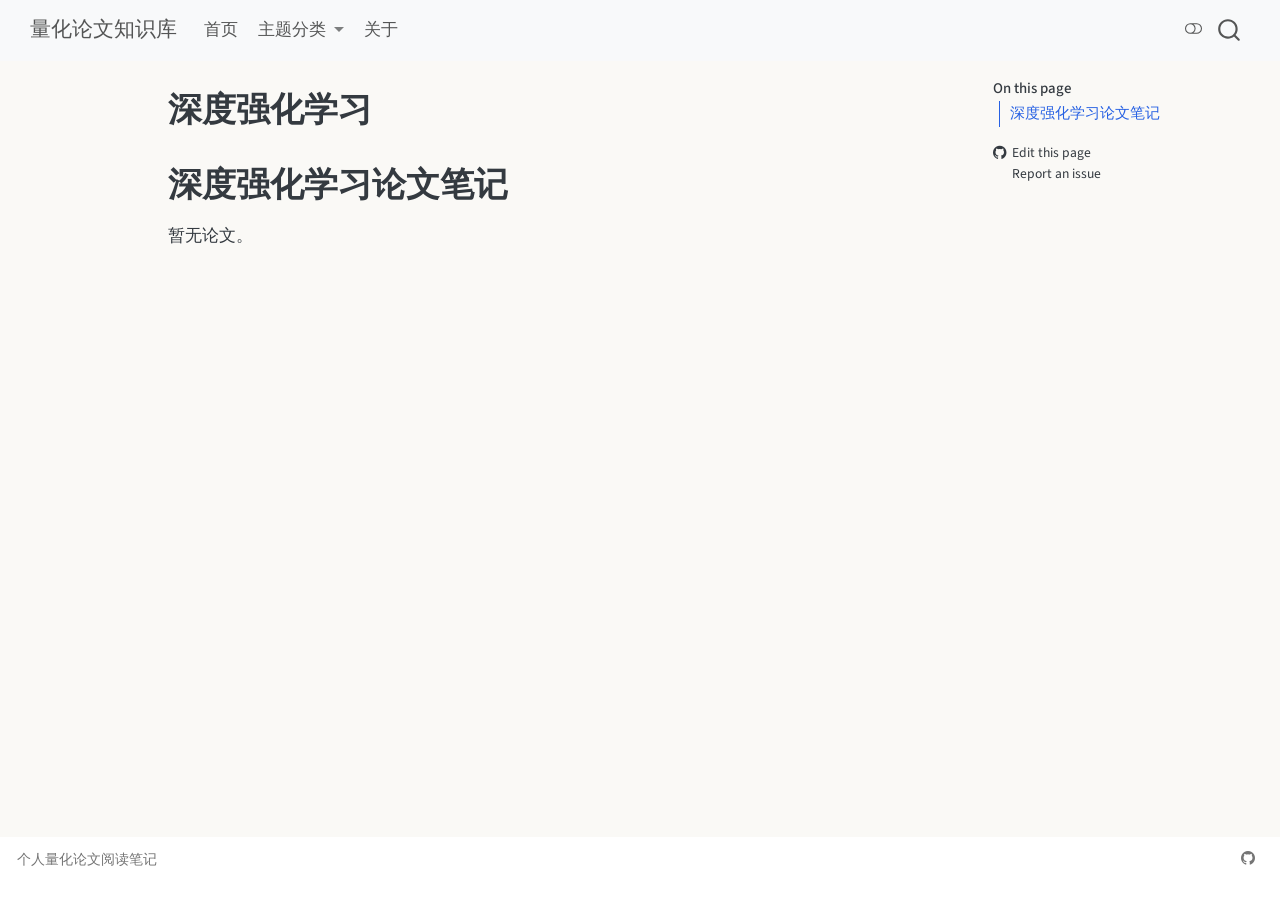
<file: docs/topics/drl.html>
<!DOCTYPE html>
<html xmlns="http://www.w3.org/1999/xhtml" lang="en" xml:lang="en"><head>

<meta charset="utf-8">
<meta name="generator" content="quarto-1.9.38">

<meta name="viewport" content="width=device-width, initial-scale=1.0, user-scalable=yes">


<title>深度强化学习 – 量化论文知识库</title>
<style>
/* Default styles provided by pandoc.
** See https://pandoc.org/MANUAL.html#variables-for-html for config info.
*/
code{white-space: pre-wrap;}
span.smallcaps{font-variant: small-caps;}
div.columns{display: flex; gap: min(4vw, 1.5em);}
div.column{flex: auto; overflow-x: auto;}
div.hanging-indent{margin-left: 1.5em; text-indent: -1.5em;}
ul.task-list{list-style: none;}
ul.task-list li input[type="checkbox"] {
  width: 0.8em;
  margin: 0 0.8em 0.2em -1em; /* quarto-specific, see https://github.com/quarto-dev/quarto-cli/issues/4556 */ 
  vertical-align: middle;
}
</style>


<script src="../site_libs/quarto-nav/quarto-nav.js"></script>
<script src="../site_libs/quarto-nav/headroom.min.js"></script>
<script src="../site_libs/clipboard/clipboard.min.js"></script>
<script src="../site_libs/quarto-search/autocomplete.umd.js"></script>
<script src="../site_libs/quarto-search/fuse.min.js"></script>
<script src="../site_libs/quarto-search/quarto-search.js"></script>
<meta name="quarto:offset" content="../">
<script src="../site_libs/quarto-html/quarto.js" type="module"></script>
<script src="../site_libs/quarto-html/tabsets/tabsets.js" type="module"></script>
<script src="../site_libs/quarto-html/popper.min.js"></script>
<script src="../site_libs/quarto-html/tippy.umd.min.js"></script>
<script src="../site_libs/quarto-html/anchor.min.js"></script>
<link href="../site_libs/quarto-html/tippy.css" rel="stylesheet">
<link href="../site_libs/quarto-html/quarto-syntax-highlighting-de63f62b328812d8e578a4d74e282472.css" rel="stylesheet" class="quarto-color-scheme" id="quarto-text-highlighting-styles">
<link href="../site_libs/quarto-html/quarto-syntax-highlighting-dark-6b6957c917596b414ec0b78690761e87.css" rel="stylesheet" class="quarto-color-scheme quarto-color-alternate" id="quarto-text-highlighting-styles">
<link href="../site_libs/quarto-html/quarto-syntax-highlighting-de63f62b328812d8e578a4d74e282472.css" rel="stylesheet" class="quarto-color-scheme-extra" id="quarto-text-highlighting-styles">
<script src="../site_libs/bootstrap/bootstrap.min.js"></script>
<link href="../site_libs/bootstrap/bootstrap-icons.css" rel="stylesheet">
<link href="../site_libs/bootstrap/bootstrap-506e3a905db319b34f0a738462305c32.min.css" rel="stylesheet" append-hash="true" class="quarto-color-scheme" id="quarto-bootstrap" data-mode="light">
<link href="../site_libs/bootstrap/bootstrap-dark-0ed2f2fce067166f7b2df1b6d72f54f0.min.css" rel="stylesheet" append-hash="true" class="quarto-color-scheme quarto-color-alternate" id="quarto-bootstrap" data-mode="dark">
<link href="../site_libs/bootstrap/bootstrap-506e3a905db319b34f0a738462305c32.min.css" rel="stylesheet" append-hash="true" class="quarto-color-scheme-extra" id="quarto-bootstrap" data-mode="light">
<script id="quarto-search-options" type="application/json">{
  "location": "navbar",
  "copy-button": false,
  "collapse-after": 3,
  "panel-placement": "end",
  "type": "overlay",
  "limit": 50,
  "keyboard-shortcut": [
    "f",
    "/",
    "s"
  ],
  "show-item-context": false,
  "language": {
    "search-no-results-text": "No results",
    "search-matching-documents-text": "matching documents",
    "search-copy-link-title": "Copy link to search",
    "search-hide-matches-text": "Hide additional matches",
    "search-more-match-text": "more match in this document",
    "search-more-matches-text": "more matches in this document",
    "search-clear-button-title": "Clear",
    "search-text-placeholder": "",
    "search-detached-cancel-button-title": "Cancel",
    "search-submit-button-title": "Submit",
    "search-label": "Search"
  }
}</script>


<link rel="stylesheet" href="../styles.css">
</head>

<body class="nav-fixed quarto-light"><script id="quarto-html-before-body" type="application/javascript">
    const toggleBodyColorMode = (bsSheetEl) => {
      const mode = bsSheetEl.getAttribute("data-mode");
      const bodyEl = window.document.querySelector("body");
      if (mode === "dark") {
        bodyEl.classList.add("quarto-dark");
        bodyEl.classList.remove("quarto-light");
      } else {
        bodyEl.classList.add("quarto-light");
        bodyEl.classList.remove("quarto-dark");
      }
    }
    const toggleBodyColorPrimary = () => {
      const bsSheetEl = window.document.querySelector("link#quarto-bootstrap:not([rel=disabled-stylesheet])");
      if (bsSheetEl) {
        toggleBodyColorMode(bsSheetEl);
      }
    }
    const setColorSchemeToggle = (alternate) => {
      const toggles = window.document.querySelectorAll('.quarto-color-scheme-toggle');
      for (let i=0; i < toggles.length; i++) {
        const toggle = toggles[i];
        if (toggle) {
          if (alternate) {
            toggle.classList.add("alternate");
          } else {
            toggle.classList.remove("alternate");
          }
        }
      }
    };
    const toggleColorMode = (alternate) => {
      // Switch the stylesheets
      const primaryStylesheets = window.document.querySelectorAll('link.quarto-color-scheme:not(.quarto-color-alternate)');
      const alternateStylesheets = window.document.querySelectorAll('link.quarto-color-scheme.quarto-color-alternate');
      manageTransitions('#quarto-margin-sidebar .nav-link', false);
      if (alternate) {
        // note: dark is layered on light, we don't disable primary!
        enableStylesheet(alternateStylesheets);
        for (const sheetNode of alternateStylesheets) {
          if (sheetNode.id === "quarto-bootstrap") {
            toggleBodyColorMode(sheetNode);
          }
        }
      } else {
        disableStylesheet(alternateStylesheets);
        enableStylesheet(primaryStylesheets)
        toggleBodyColorPrimary();
      }
      manageTransitions('#quarto-margin-sidebar .nav-link', true);
      // Switch the toggles
      setColorSchemeToggle(alternate)
      // Hack to workaround the fact that safari doesn't
      // properly recolor the scrollbar when toggling (#1455)
      if (navigator.userAgent.indexOf('Safari') > 0 && navigator.userAgent.indexOf('Chrome') == -1) {
        manageTransitions("body", false);
        window.scrollTo(0, 1);
        setTimeout(() => {
          window.scrollTo(0, 0);
          manageTransitions("body", true);
        }, 40);
      }
    }
    const disableStylesheet = (stylesheets) => {
      for (let i=0; i < stylesheets.length; i++) {
        const stylesheet = stylesheets[i];
        stylesheet.rel = 'disabled-stylesheet';
      }
    }
    const enableStylesheet = (stylesheets) => {
      for (let i=0; i < stylesheets.length; i++) {
        const stylesheet = stylesheets[i];
        if(stylesheet.rel !== 'stylesheet') { // for Chrome, which will still FOUC without this check
          stylesheet.rel = 'stylesheet';
        }
      }
    }
    const manageTransitions = (selector, allowTransitions) => {
      const els = window.document.querySelectorAll(selector);
      for (let i=0; i < els.length; i++) {
        const el = els[i];
        if (allowTransitions) {
          el.classList.remove('notransition');
        } else {
          el.classList.add('notransition');
        }
      }
    }
    const isFileUrl = () => {
      return window.location.protocol === 'file:';
    }
    const hasAlternateSentinel = () => {
      let styleSentinel = getColorSchemeSentinel();
      if (styleSentinel !== null) {
        return styleSentinel === "alternate";
      } else {
        return false;
      }
    }
    const setStyleSentinel = (alternate) => {
      const value = alternate ? "alternate" : "default";
      if (!isFileUrl()) {
        window.localStorage.setItem("quarto-color-scheme", value);
      } else {
        localAlternateSentinel = value;
      }
    }
    const getColorSchemeSentinel = () => {
      if (!isFileUrl()) {
        const storageValue = window.localStorage.getItem("quarto-color-scheme");
        return storageValue != null ? storageValue : localAlternateSentinel;
      } else {
        return localAlternateSentinel;
      }
    }
    const toggleGiscusIfUsed = (isAlternate, darkModeDefault) => {
      const baseTheme = document.querySelector('#giscus-base-theme')?.value ?? 'light';
      const alternateTheme = document.querySelector('#giscus-alt-theme')?.value ?? 'dark';
      let newTheme = '';
      if(authorPrefersDark) {
        newTheme = isAlternate ? baseTheme : alternateTheme;
      } else {
        newTheme = isAlternate ? alternateTheme : baseTheme;
      }
      const changeGiscusTheme = () => {
        // From: https://github.com/giscus/giscus/issues/336
        const sendMessage = (message) => {
          const iframe = document.querySelector('iframe.giscus-frame');
          if (!iframe) return;
          iframe.contentWindow.postMessage({ giscus: message }, 'https://giscus.app');
        }
        sendMessage({
          setConfig: {
            theme: newTheme
          }
        });
      }
      const isGiscussLoaded = window.document.querySelector('iframe.giscus-frame') !== null;
      if (isGiscussLoaded) {
        changeGiscusTheme();
      }
    };
    const authorPrefersDark = false;
    const darkModeDefault = authorPrefersDark;
      document.querySelector('link#quarto-text-highlighting-styles.quarto-color-scheme-extra').rel = 'disabled-stylesheet';
      document.querySelector('link#quarto-bootstrap.quarto-color-scheme-extra').rel = 'disabled-stylesheet';
    let localAlternateSentinel = darkModeDefault ? 'alternate' : 'default';
    // Dark / light mode switch
    window.quartoToggleColorScheme = () => {
      // Read the current dark / light value
      let toAlternate = !hasAlternateSentinel();
      toggleColorMode(toAlternate);
      setStyleSentinel(toAlternate);
      toggleGiscusIfUsed(toAlternate, darkModeDefault);
      window.dispatchEvent(new Event('resize'));
    };
    // Switch to dark mode if need be
    if (hasAlternateSentinel()) {
      toggleColorMode(true);
    } else {
      toggleColorMode(false);
    }
  </script>

<div id="quarto-search-results"></div>
  <header id="quarto-header" class="headroom fixed-top">
    <nav class="navbar navbar-expand-lg " data-bs-theme="dark">
      <div class="navbar-container container-fluid">
      <div class="navbar-brand-container mx-auto">
    <a class="navbar-brand" href="../index.html">
    <span class="navbar-title">量化论文知识库</span>
    </a>
  </div>
            <div id="quarto-search" class="" title="Search"></div>
          <button class="navbar-toggler" type="button" data-bs-toggle="collapse" data-bs-target="#navbarCollapse" aria-controls="navbarCollapse" role="menu" aria-expanded="false" aria-label="Toggle navigation" onclick="if (window.quartoToggleHeadroom) { window.quartoToggleHeadroom(); }">
  <span class="navbar-toggler-icon"></span>
</button>
          <div class="collapse navbar-collapse" id="navbarCollapse">
            <ul class="navbar-nav navbar-nav-scroll me-auto">
  <li class="nav-item">
    <a class="nav-link" href="../index.html"> 
<span class="menu-text">首页</span></a>
  </li>  
  <li class="nav-item dropdown ">
    <a class="nav-link dropdown-toggle" href="#" id="nav-menu-" role="link" data-bs-toggle="dropdown" aria-expanded="false">
 <span class="menu-text">主题分类</span>
    </a>
    <ul class="dropdown-menu" aria-labelledby="nav-menu-">    
        <li>
    <a class="dropdown-item" href="../topics/multi-factor.html">
 <span class="dropdown-text">多因子模型</span></a>
  </li>  
        <li>
    <a class="dropdown-item" href="../topics/drl.html">
 <span class="dropdown-text">深度强化学习</span></a>
  </li>  
        <li>
    <a class="dropdown-item" href="../topics/asset-allocation.html">
 <span class="dropdown-text">资产配置</span></a>
  </li>  
        <li>
    <a class="dropdown-item" href="../topics/style-rotation.html">
 <span class="dropdown-text">风格轮动</span></a>
  </li>  
    </ul>
  </li>
  <li class="nav-item">
    <a class="nav-link" href="../about.html"> 
<span class="menu-text">关于</span></a>
  </li>  
</ul>
          </div> <!-- /navcollapse -->
            <div class="quarto-navbar-tools">
  <a href="" class="quarto-color-scheme-toggle quarto-navigation-tool  px-1" onclick="window.quartoToggleColorScheme(); return false;" title="Toggle dark mode"><i class="bi"></i></a>
</div>
      </div> <!-- /container-fluid -->
    </nav>
</header>
<!-- content -->
<div id="quarto-content" class="quarto-container page-columns page-rows-contents page-layout-article page-navbar">
<!-- sidebar -->
<!-- margin-sidebar -->
    <div id="quarto-margin-sidebar" class="sidebar margin-sidebar">
        <nav id="TOC" role="doc-toc" class="toc-active">
    <h2 id="toc-title">On this page</h2>
   
  <ul>
  <li><a href="#深度强化学习论文笔记" id="toc-深度强化学习论文笔记" class="nav-link active" data-scroll-target="#深度强化学习论文笔记">深度强化学习论文笔记</a></li>
  </ul>
<div class="toc-actions"><ul><li><a href="https://github.com/bozarnr/paper-library/edit/main/topics/drl.qmd" class="toc-action"><i class="bi bi-github"></i>Edit this page</a></li><li><a href="https://github.com/bozarnr/paper-library/issues/new" class="toc-action"><i class="bi empty"></i>Report an issue</a></li></ul></div></nav>
    </div>
<!-- main -->
<main class="content" id="quarto-document-content">


<header id="title-block-header" class="quarto-title-block default">
<div class="quarto-title">
<h1 class="title">深度强化学习</h1>
</div>



<div class="quarto-title-meta">

    
  
    
  </div>
  


</header>


<section id="深度强化学习论文笔记" class="level1">
<h1>深度强化学习论文笔记</h1>
<p>暂无论文。</p>


</section>

</main> <!-- /main -->
<script id="quarto-html-after-body" type="application/javascript">
  window.document.addEventListener("DOMContentLoaded", function (event) {
    // Ensure there is a toggle, if there isn't float one in the top right
    if (window.document.querySelector('.quarto-color-scheme-toggle') === null) {
      const a = window.document.createElement('a');
      a.classList.add('top-right');
      a.classList.add('quarto-color-scheme-toggle');
      a.href = "";
      a.onclick = function() { try { window.quartoToggleColorScheme(); } catch {} return false; };
      const i = window.document.createElement("i");
      i.classList.add('bi');
      a.appendChild(i);
      window.document.body.appendChild(a);
    }
    setColorSchemeToggle(hasAlternateSentinel())
    const icon = "";
    const anchorJS = new window.AnchorJS();
    anchorJS.options = {
      placement: 'right',
      icon: icon
    };
    anchorJS.add('.anchored');
    const isCodeAnnotation = (el) => {
      for (const clz of el.classList) {
        if (clz.startsWith('code-annotation-')) {                     
          return true;
        }
      }
      return false;
    }
    const onCopySuccess = function(e) {
      // button target
      const button = e.trigger;
      // don't keep focus
      button.blur();
      // flash "checked"
      button.classList.add('code-copy-button-checked');
      var currentTitle = button.getAttribute("title");
      button.setAttribute("title", "Copied!");
      let tooltip;
      if (window.bootstrap) {
        button.setAttribute("data-bs-toggle", "tooltip");
        button.setAttribute("data-bs-placement", "left");
        button.setAttribute("data-bs-title", "Copied!");
        tooltip = new bootstrap.Tooltip(button, 
          { trigger: "manual", 
            customClass: "code-copy-button-tooltip",
            offset: [0, -8]});
        tooltip.show();    
      }
      setTimeout(function() {
        if (tooltip) {
          tooltip.hide();
          button.removeAttribute("data-bs-title");
          button.removeAttribute("data-bs-toggle");
          button.removeAttribute("data-bs-placement");
        }
        button.setAttribute("title", currentTitle);
        button.classList.remove('code-copy-button-checked');
      }, 1000);
      // clear code selection
      e.clearSelection();
    }
    const getTextToCopy = function(trigger) {
      const outerScaffold = trigger.parentElement.cloneNode(true);
      const codeEl = outerScaffold.querySelector('code');
      for (const childEl of codeEl.children) {
        if (isCodeAnnotation(childEl)) {
          childEl.remove();
        }
      }
      return codeEl.innerText;
    }
    const clipboard = new window.ClipboardJS('.code-copy-button:not([data-in-quarto-modal])', {
      text: getTextToCopy
    });
    clipboard.on('success', onCopySuccess);
    if (window.document.getElementById('quarto-embedded-source-code-modal')) {
      const clipboardModal = new window.ClipboardJS('.code-copy-button[data-in-quarto-modal]', {
        text: getTextToCopy,
        container: window.document.getElementById('quarto-embedded-source-code-modal')
      });
      clipboardModal.on('success', onCopySuccess);
    }
      var localhostRegex = new RegExp(/^(?:http|https):\/\/localhost\:?[0-9]*\//);
      var mailtoRegex = new RegExp(/^mailto:/);
        var filterRegex = new RegExp("https:\/\/bozarnr\.github\.io\/paper-library");
      var isInternal = (href) => {
          return filterRegex.test(href) || localhostRegex.test(href) || mailtoRegex.test(href);
      }
      // Inspect non-navigation links and adorn them if external
     var links = window.document.querySelectorAll('a[href]:not(.nav-link):not(.navbar-brand):not(.toc-action):not(.sidebar-link):not(.sidebar-item-toggle):not(.pagination-link):not(.no-external):not([aria-hidden]):not(.dropdown-item):not(.quarto-navigation-tool):not(.about-link)');
      for (var i=0; i<links.length; i++) {
        const link = links[i];
        if (!isInternal(link.href)) {
          // undo the damage that might have been done by quarto-nav.js in the case of
          // links that we want to consider external
          if (link.dataset.originalHref !== undefined) {
            link.href = link.dataset.originalHref;
          }
            // default icon
            link.classList.add("external");
        }
      }
    function tippyHover(el, contentFn, onTriggerFn, onUntriggerFn) {
      const config = {
        allowHTML: true,
        maxWidth: 500,
        delay: 100,
        arrow: false,
        appendTo: function(el) {
            return el.parentElement;
        },
        interactive: true,
        interactiveBorder: 10,
        theme: 'quarto',
        placement: 'bottom-start',
      };
      if (contentFn) {
        config.content = contentFn;
      }
      if (onTriggerFn) {
        config.onTrigger = onTriggerFn;
      }
      if (onUntriggerFn) {
        config.onUntrigger = onUntriggerFn;
      }
      window.tippy(el, config); 
    }
    const noterefs = window.document.querySelectorAll('a[role="doc-noteref"]');
    for (var i=0; i<noterefs.length; i++) {
      const ref = noterefs[i];
      tippyHover(ref, function() {
        // use id or data attribute instead here
        let href = ref.getAttribute('data-footnote-href') || ref.getAttribute('href');
        try { href = new URL(href).hash; } catch {}
        const id = href.replace(/^#\/?/, "");
        const note = window.document.getElementById(id);
        if (note) {
          return note.innerHTML;
        } else {
          return "";
        }
      });
    }
    const xrefs = window.document.querySelectorAll('a.quarto-xref');
    const processXRef = (id, note) => {
      // Strip column container classes
      const stripColumnClz = (el) => {
        el.classList.remove("page-full", "page-columns");
        if (el.children) {
          for (const child of el.children) {
            stripColumnClz(child);
          }
        }
      }
      stripColumnClz(note)
      if (id === null || id.startsWith('sec-')) {
        // Special case sections, only their first couple elements
        const container = document.createElement("div");
        if (note.children && note.children.length > 2) {
          container.appendChild(note.children[0].cloneNode(true));
          for (let i = 1; i < note.children.length; i++) {
            const child = note.children[i];
            if (child.tagName === "P" && child.innerText === "") {
              continue;
            } else {
              container.appendChild(child.cloneNode(true));
              break;
            }
          }
          if (window.Quarto?.typesetMath) {
            window.Quarto.typesetMath(container);
          }
          return container.innerHTML
        } else {
          if (window.Quarto?.typesetMath) {
            window.Quarto.typesetMath(note);
          }
          return note.innerHTML;
        }
      } else {
        // Remove any anchor links if they are present
        const anchorLink = note.querySelector('a.anchorjs-link');
        if (anchorLink) {
          anchorLink.remove();
        }
        if (window.Quarto?.typesetMath) {
          window.Quarto.typesetMath(note);
        }
        if (note.classList.contains("callout")) {
          return note.outerHTML;
        } else {
          return note.innerHTML;
        }
      }
    }
    for (var i=0; i<xrefs.length; i++) {
      const xref = xrefs[i];
      tippyHover(xref, undefined, function(instance) {
        instance.disable();
        let url = xref.getAttribute('href');
        let hash = undefined; 
        if (url.startsWith('#')) {
          hash = url;
        } else {
          try { hash = new URL(url).hash; } catch {}
        }
        if (hash) {
          const id = hash.replace(/^#\/?/, "");
          const note = window.document.getElementById(id);
          if (note !== null) {
            try {
              const html = processXRef(id, note.cloneNode(true));
              instance.setContent(html);
            } finally {
              instance.enable();
              instance.show();
            }
          } else {
            // See if we can fetch this
            fetch(url.split('#')[0])
            .then(res => res.text())
            .then(html => {
              const parser = new DOMParser();
              const htmlDoc = parser.parseFromString(html, "text/html");
              const note = htmlDoc.getElementById(id);
              if (note !== null) {
                const html = processXRef(id, note);
                instance.setContent(html);
              } 
            }).finally(() => {
              instance.enable();
              instance.show();
            });
          }
        } else {
          // See if we can fetch a full url (with no hash to target)
          // This is a special case and we should probably do some content thinning / targeting
          fetch(url)
          .then(res => res.text())
          .then(html => {
            const parser = new DOMParser();
            const htmlDoc = parser.parseFromString(html, "text/html");
            const note = htmlDoc.querySelector('main.content');
            if (note !== null) {
              // This should only happen for chapter cross references
              // (since there is no id in the URL)
              // remove the first header
              if (note.children.length > 0 && note.children[0].tagName === "HEADER") {
                note.children[0].remove();
              }
              const html = processXRef(null, note);
              instance.setContent(html);
            } 
          }).finally(() => {
            instance.enable();
            instance.show();
          });
        }
      }, function(instance) {
      });
    }
        let selectedAnnoteEl;
        const selectorForAnnotation = ( cell, annotation) => {
          let cellAttr = 'data-code-cell="' + cell + '"';
          let lineAttr = 'data-code-annotation="' +  annotation + '"';
          const selector = 'span[' + cellAttr + '][' + lineAttr + ']';
          return selector;
        }
        const selectCodeLines = (annoteEl) => {
          const doc = window.document;
          const targetCell = annoteEl.getAttribute("data-target-cell");
          const targetAnnotation = annoteEl.getAttribute("data-target-annotation");
          const annoteSpan = window.document.querySelector(selectorForAnnotation(targetCell, targetAnnotation));
          const lines = annoteSpan.getAttribute("data-code-lines").split(",");
          const lineIds = lines.map((line) => {
            return targetCell + "-" + line;
          })
          let top = null;
          let height = null;
          let parent = null;
          if (lineIds.length > 0) {
              //compute the position of the single el (top and bottom and make a div)
              const el = window.document.getElementById(lineIds[0]);
              top = el.offsetTop;
              height = el.offsetHeight;
              parent = el.parentElement.parentElement;
            if (lineIds.length > 1) {
              const lastEl = window.document.getElementById(lineIds[lineIds.length - 1]);
              const bottom = lastEl.offsetTop + lastEl.offsetHeight;
              height = bottom - top;
            }
            if (top !== null && height !== null && parent !== null) {
              // cook up a div (if necessary) and position it 
              let div = window.document.getElementById("code-annotation-line-highlight");
              if (div === null) {
                div = window.document.createElement("div");
                div.setAttribute("id", "code-annotation-line-highlight");
                div.style.position = 'absolute';
                parent.appendChild(div);
              }
              div.style.top = top - 2 + "px";
              div.style.height = height + 4 + "px";
              div.style.left = 0;
              let gutterDiv = window.document.getElementById("code-annotation-line-highlight-gutter");
              if (gutterDiv === null) {
                gutterDiv = window.document.createElement("div");
                gutterDiv.setAttribute("id", "code-annotation-line-highlight-gutter");
                gutterDiv.style.position = 'absolute';
                const codeCell = window.document.getElementById(targetCell);
                const gutter = codeCell.querySelector('.code-annotation-gutter');
                gutter.appendChild(gutterDiv);
              }
              gutterDiv.style.top = top - 2 + "px";
              gutterDiv.style.height = height + 4 + "px";
            }
            selectedAnnoteEl = annoteEl;
          }
        };
        const unselectCodeLines = () => {
          const elementsIds = ["code-annotation-line-highlight", "code-annotation-line-highlight-gutter"];
          elementsIds.forEach((elId) => {
            const div = window.document.getElementById(elId);
            if (div) {
              div.remove();
            }
          });
          selectedAnnoteEl = undefined;
        };
          // Handle positioning of the toggle
      window.addEventListener(
        "resize",
        throttle(() => {
          elRect = undefined;
          if (selectedAnnoteEl) {
            selectCodeLines(selectedAnnoteEl);
          }
        }, 10)
      );
      function throttle(fn, ms) {
      let throttle = false;
      let timer;
        return (...args) => {
          if(!throttle) { // first call gets through
              fn.apply(this, args);
              throttle = true;
          } else { // all the others get throttled
              if(timer) clearTimeout(timer); // cancel #2
              timer = setTimeout(() => {
                fn.apply(this, args);
                timer = throttle = false;
              }, ms);
          }
        };
      }
        // Attach click handler to the DT
        const annoteDls = window.document.querySelectorAll('dt[data-target-cell]');
        for (const annoteDlNode of annoteDls) {
          annoteDlNode.addEventListener('click', (event) => {
            const clickedEl = event.target;
            if (clickedEl !== selectedAnnoteEl) {
              unselectCodeLines();
              const activeEl = window.document.querySelector('dt[data-target-cell].code-annotation-active');
              if (activeEl) {
                activeEl.classList.remove('code-annotation-active');
              }
              selectCodeLines(clickedEl);
              clickedEl.classList.add('code-annotation-active');
            } else {
              // Unselect the line
              unselectCodeLines();
              clickedEl.classList.remove('code-annotation-active');
            }
          });
        }
    const findCites = (el) => {
      const parentEl = el.parentElement;
      if (parentEl) {
        const cites = parentEl.dataset.cites;
        if (cites) {
          return {
            el,
            cites: cites.split(' ')
          };
        } else {
          return findCites(el.parentElement)
        }
      } else {
        return undefined;
      }
    };
    var bibliorefs = window.document.querySelectorAll('a[role="doc-biblioref"]');
    for (var i=0; i<bibliorefs.length; i++) {
      const ref = bibliorefs[i];
      const citeInfo = findCites(ref);
      if (citeInfo) {
        tippyHover(citeInfo.el, function() {
          var popup = window.document.createElement('div');
          citeInfo.cites.forEach(function(cite) {
            var citeDiv = window.document.createElement('div');
            citeDiv.classList.add('hanging-indent');
            citeDiv.classList.add('csl-entry');
            var biblioDiv = window.document.getElementById('ref-' + cite);
            if (biblioDiv) {
              citeDiv.innerHTML = biblioDiv.innerHTML;
            }
            popup.appendChild(citeDiv);
          });
          return popup.innerHTML;
        });
      }
    }
  });
  </script>
</div> <!-- /content -->
<footer class="footer">
  <div class="nav-footer">
    <div class="nav-footer-left">
<p>个人量化论文阅读笔记</p>
</div>   
    <div class="nav-footer-center">
      &nbsp;
    <div class="toc-actions d-sm-block d-md-none"><ul><li><a href="https://github.com/bozarnr/paper-library/edit/main/topics/drl.qmd" class="toc-action"><i class="bi bi-github"></i>Edit this page</a></li><li><a href="https://github.com/bozarnr/paper-library/issues/new" class="toc-action"><i class="bi empty"></i>Report an issue</a></li></ul></div></div>
    <div class="nav-footer-right">
      <ul class="footer-items list-unstyled">
    <li class="nav-item compact">
    <a class="nav-link" href="https://github.com/bozarnr/paper-library">
      <i class="bi bi-github" role="img">
</i> 
    </a>
  </li>  
</ul>
    </div>
  </div>
</footer>




</body></html>
</file>
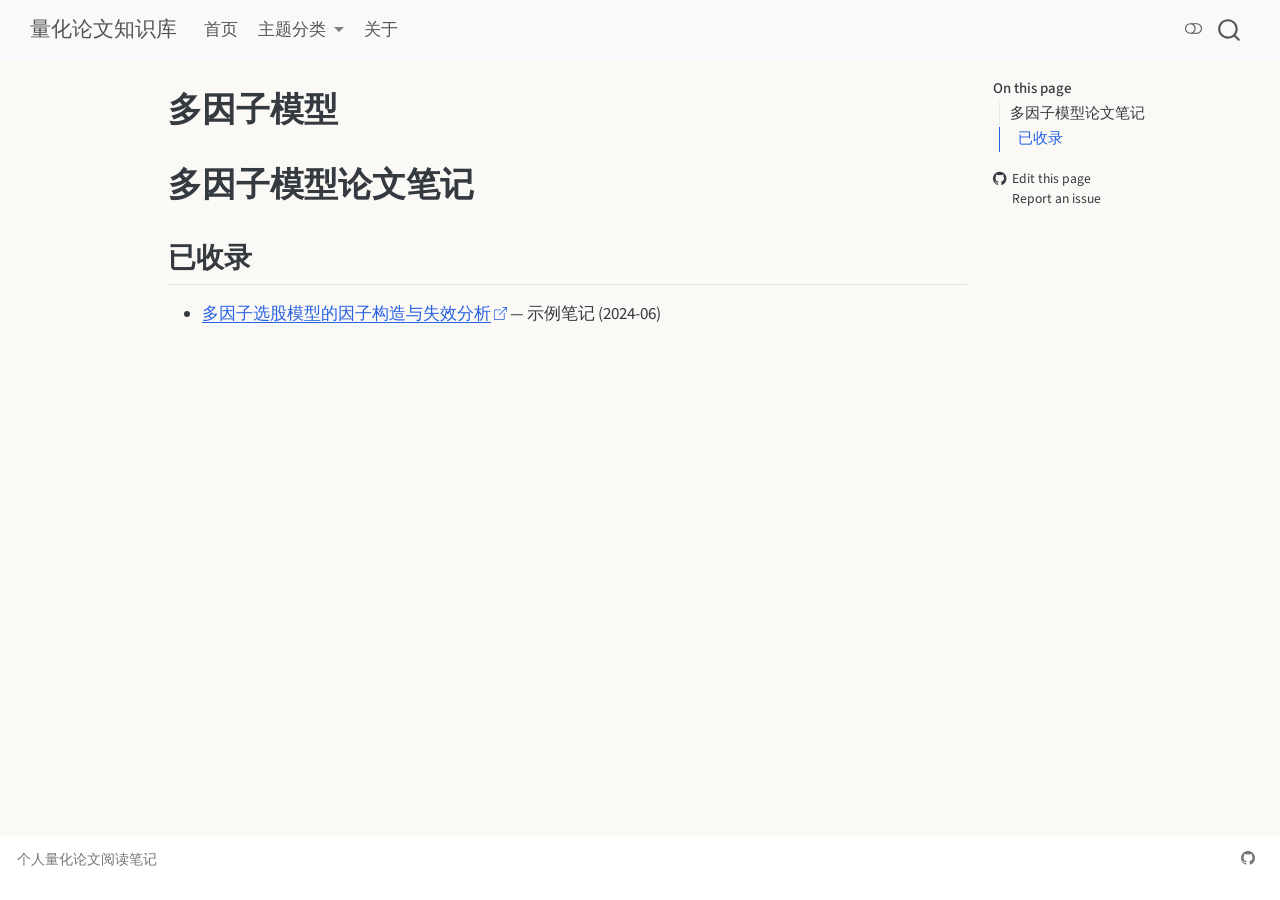
<file: docs/topics/multi-factor.html>
<!DOCTYPE html>
<html xmlns="http://www.w3.org/1999/xhtml" lang="en" xml:lang="en"><head>

<meta charset="utf-8">
<meta name="generator" content="quarto-1.9.38">

<meta name="viewport" content="width=device-width, initial-scale=1.0, user-scalable=yes">


<title>多因子模型 – 量化论文知识库</title>
<style>
/* Default styles provided by pandoc.
** See https://pandoc.org/MANUAL.html#variables-for-html for config info.
*/
code{white-space: pre-wrap;}
span.smallcaps{font-variant: small-caps;}
div.columns{display: flex; gap: min(4vw, 1.5em);}
div.column{flex: auto; overflow-x: auto;}
div.hanging-indent{margin-left: 1.5em; text-indent: -1.5em;}
ul.task-list{list-style: none;}
ul.task-list li input[type="checkbox"] {
  width: 0.8em;
  margin: 0 0.8em 0.2em -1em; /* quarto-specific, see https://github.com/quarto-dev/quarto-cli/issues/4556 */ 
  vertical-align: middle;
}
</style>


<script src="../site_libs/quarto-nav/quarto-nav.js"></script>
<script src="../site_libs/quarto-nav/headroom.min.js"></script>
<script src="../site_libs/clipboard/clipboard.min.js"></script>
<script src="../site_libs/quarto-search/autocomplete.umd.js"></script>
<script src="../site_libs/quarto-search/fuse.min.js"></script>
<script src="../site_libs/quarto-search/quarto-search.js"></script>
<meta name="quarto:offset" content="../">
<script src="../site_libs/quarto-html/quarto.js" type="module"></script>
<script src="../site_libs/quarto-html/tabsets/tabsets.js" type="module"></script>
<script src="../site_libs/quarto-html/popper.min.js"></script>
<script src="../site_libs/quarto-html/tippy.umd.min.js"></script>
<script src="../site_libs/quarto-html/anchor.min.js"></script>
<link href="../site_libs/quarto-html/tippy.css" rel="stylesheet">
<link href="../site_libs/quarto-html/quarto-syntax-highlighting-de63f62b328812d8e578a4d74e282472.css" rel="stylesheet" class="quarto-color-scheme" id="quarto-text-highlighting-styles">
<link href="../site_libs/quarto-html/quarto-syntax-highlighting-dark-6b6957c917596b414ec0b78690761e87.css" rel="stylesheet" class="quarto-color-scheme quarto-color-alternate" id="quarto-text-highlighting-styles">
<link href="../site_libs/quarto-html/quarto-syntax-highlighting-de63f62b328812d8e578a4d74e282472.css" rel="stylesheet" class="quarto-color-scheme-extra" id="quarto-text-highlighting-styles">
<script src="../site_libs/bootstrap/bootstrap.min.js"></script>
<link href="../site_libs/bootstrap/bootstrap-icons.css" rel="stylesheet">
<link href="../site_libs/bootstrap/bootstrap-506e3a905db319b34f0a738462305c32.min.css" rel="stylesheet" append-hash="true" class="quarto-color-scheme" id="quarto-bootstrap" data-mode="light">
<link href="../site_libs/bootstrap/bootstrap-dark-0ed2f2fce067166f7b2df1b6d72f54f0.min.css" rel="stylesheet" append-hash="true" class="quarto-color-scheme quarto-color-alternate" id="quarto-bootstrap" data-mode="dark">
<link href="../site_libs/bootstrap/bootstrap-506e3a905db319b34f0a738462305c32.min.css" rel="stylesheet" append-hash="true" class="quarto-color-scheme-extra" id="quarto-bootstrap" data-mode="light">
<script id="quarto-search-options" type="application/json">{
  "location": "navbar",
  "copy-button": false,
  "collapse-after": 3,
  "panel-placement": "end",
  "type": "overlay",
  "limit": 50,
  "keyboard-shortcut": [
    "f",
    "/",
    "s"
  ],
  "show-item-context": false,
  "language": {
    "search-no-results-text": "No results",
    "search-matching-documents-text": "matching documents",
    "search-copy-link-title": "Copy link to search",
    "search-hide-matches-text": "Hide additional matches",
    "search-more-match-text": "more match in this document",
    "search-more-matches-text": "more matches in this document",
    "search-clear-button-title": "Clear",
    "search-text-placeholder": "",
    "search-detached-cancel-button-title": "Cancel",
    "search-submit-button-title": "Submit",
    "search-label": "Search"
  }
}</script>


<link rel="stylesheet" href="../styles.css">
</head>

<body class="nav-fixed quarto-light"><script id="quarto-html-before-body" type="application/javascript">
    const toggleBodyColorMode = (bsSheetEl) => {
      const mode = bsSheetEl.getAttribute("data-mode");
      const bodyEl = window.document.querySelector("body");
      if (mode === "dark") {
        bodyEl.classList.add("quarto-dark");
        bodyEl.classList.remove("quarto-light");
      } else {
        bodyEl.classList.add("quarto-light");
        bodyEl.classList.remove("quarto-dark");
      }
    }
    const toggleBodyColorPrimary = () => {
      const bsSheetEl = window.document.querySelector("link#quarto-bootstrap:not([rel=disabled-stylesheet])");
      if (bsSheetEl) {
        toggleBodyColorMode(bsSheetEl);
      }
    }
    const setColorSchemeToggle = (alternate) => {
      const toggles = window.document.querySelectorAll('.quarto-color-scheme-toggle');
      for (let i=0; i < toggles.length; i++) {
        const toggle = toggles[i];
        if (toggle) {
          if (alternate) {
            toggle.classList.add("alternate");
          } else {
            toggle.classList.remove("alternate");
          }
        }
      }
    };
    const toggleColorMode = (alternate) => {
      // Switch the stylesheets
      const primaryStylesheets = window.document.querySelectorAll('link.quarto-color-scheme:not(.quarto-color-alternate)');
      const alternateStylesheets = window.document.querySelectorAll('link.quarto-color-scheme.quarto-color-alternate');
      manageTransitions('#quarto-margin-sidebar .nav-link', false);
      if (alternate) {
        // note: dark is layered on light, we don't disable primary!
        enableStylesheet(alternateStylesheets);
        for (const sheetNode of alternateStylesheets) {
          if (sheetNode.id === "quarto-bootstrap") {
            toggleBodyColorMode(sheetNode);
          }
        }
      } else {
        disableStylesheet(alternateStylesheets);
        enableStylesheet(primaryStylesheets)
        toggleBodyColorPrimary();
      }
      manageTransitions('#quarto-margin-sidebar .nav-link', true);
      // Switch the toggles
      setColorSchemeToggle(alternate)
      // Hack to workaround the fact that safari doesn't
      // properly recolor the scrollbar when toggling (#1455)
      if (navigator.userAgent.indexOf('Safari') > 0 && navigator.userAgent.indexOf('Chrome') == -1) {
        manageTransitions("body", false);
        window.scrollTo(0, 1);
        setTimeout(() => {
          window.scrollTo(0, 0);
          manageTransitions("body", true);
        }, 40);
      }
    }
    const disableStylesheet = (stylesheets) => {
      for (let i=0; i < stylesheets.length; i++) {
        const stylesheet = stylesheets[i];
        stylesheet.rel = 'disabled-stylesheet';
      }
    }
    const enableStylesheet = (stylesheets) => {
      for (let i=0; i < stylesheets.length; i++) {
        const stylesheet = stylesheets[i];
        if(stylesheet.rel !== 'stylesheet') { // for Chrome, which will still FOUC without this check
          stylesheet.rel = 'stylesheet';
        }
      }
    }
    const manageTransitions = (selector, allowTransitions) => {
      const els = window.document.querySelectorAll(selector);
      for (let i=0; i < els.length; i++) {
        const el = els[i];
        if (allowTransitions) {
          el.classList.remove('notransition');
        } else {
          el.classList.add('notransition');
        }
      }
    }
    const isFileUrl = () => {
      return window.location.protocol === 'file:';
    }
    const hasAlternateSentinel = () => {
      let styleSentinel = getColorSchemeSentinel();
      if (styleSentinel !== null) {
        return styleSentinel === "alternate";
      } else {
        return false;
      }
    }
    const setStyleSentinel = (alternate) => {
      const value = alternate ? "alternate" : "default";
      if (!isFileUrl()) {
        window.localStorage.setItem("quarto-color-scheme", value);
      } else {
        localAlternateSentinel = value;
      }
    }
    const getColorSchemeSentinel = () => {
      if (!isFileUrl()) {
        const storageValue = window.localStorage.getItem("quarto-color-scheme");
        return storageValue != null ? storageValue : localAlternateSentinel;
      } else {
        return localAlternateSentinel;
      }
    }
    const toggleGiscusIfUsed = (isAlternate, darkModeDefault) => {
      const baseTheme = document.querySelector('#giscus-base-theme')?.value ?? 'light';
      const alternateTheme = document.querySelector('#giscus-alt-theme')?.value ?? 'dark';
      let newTheme = '';
      if(authorPrefersDark) {
        newTheme = isAlternate ? baseTheme : alternateTheme;
      } else {
        newTheme = isAlternate ? alternateTheme : baseTheme;
      }
      const changeGiscusTheme = () => {
        // From: https://github.com/giscus/giscus/issues/336
        const sendMessage = (message) => {
          const iframe = document.querySelector('iframe.giscus-frame');
          if (!iframe) return;
          iframe.contentWindow.postMessage({ giscus: message }, 'https://giscus.app');
        }
        sendMessage({
          setConfig: {
            theme: newTheme
          }
        });
      }
      const isGiscussLoaded = window.document.querySelector('iframe.giscus-frame') !== null;
      if (isGiscussLoaded) {
        changeGiscusTheme();
      }
    };
    const authorPrefersDark = false;
    const darkModeDefault = authorPrefersDark;
      document.querySelector('link#quarto-text-highlighting-styles.quarto-color-scheme-extra').rel = 'disabled-stylesheet';
      document.querySelector('link#quarto-bootstrap.quarto-color-scheme-extra').rel = 'disabled-stylesheet';
    let localAlternateSentinel = darkModeDefault ? 'alternate' : 'default';
    // Dark / light mode switch
    window.quartoToggleColorScheme = () => {
      // Read the current dark / light value
      let toAlternate = !hasAlternateSentinel();
      toggleColorMode(toAlternate);
      setStyleSentinel(toAlternate);
      toggleGiscusIfUsed(toAlternate, darkModeDefault);
      window.dispatchEvent(new Event('resize'));
    };
    // Switch to dark mode if need be
    if (hasAlternateSentinel()) {
      toggleColorMode(true);
    } else {
      toggleColorMode(false);
    }
  </script>

<div id="quarto-search-results"></div>
  <header id="quarto-header" class="headroom fixed-top">
    <nav class="navbar navbar-expand-lg " data-bs-theme="dark">
      <div class="navbar-container container-fluid">
      <div class="navbar-brand-container mx-auto">
    <a class="navbar-brand" href="../index.html">
    <span class="navbar-title">量化论文知识库</span>
    </a>
  </div>
            <div id="quarto-search" class="" title="Search"></div>
          <button class="navbar-toggler" type="button" data-bs-toggle="collapse" data-bs-target="#navbarCollapse" aria-controls="navbarCollapse" role="menu" aria-expanded="false" aria-label="Toggle navigation" onclick="if (window.quartoToggleHeadroom) { window.quartoToggleHeadroom(); }">
  <span class="navbar-toggler-icon"></span>
</button>
          <div class="collapse navbar-collapse" id="navbarCollapse">
            <ul class="navbar-nav navbar-nav-scroll me-auto">
  <li class="nav-item">
    <a class="nav-link" href="../index.html"> 
<span class="menu-text">首页</span></a>
  </li>  
  <li class="nav-item dropdown ">
    <a class="nav-link dropdown-toggle" href="#" id="nav-menu-" role="link" data-bs-toggle="dropdown" aria-expanded="false">
 <span class="menu-text">主题分类</span>
    </a>
    <ul class="dropdown-menu" aria-labelledby="nav-menu-">    
        <li>
    <a class="dropdown-item" href="../topics/multi-factor.html">
 <span class="dropdown-text">多因子模型</span></a>
  </li>  
        <li>
    <a class="dropdown-item" href="../topics/drl.html">
 <span class="dropdown-text">深度强化学习</span></a>
  </li>  
        <li>
    <a class="dropdown-item" href="../topics/asset-allocation.html">
 <span class="dropdown-text">资产配置</span></a>
  </li>  
        <li>
    <a class="dropdown-item" href="../topics/style-rotation.html">
 <span class="dropdown-text">风格轮动</span></a>
  </li>  
    </ul>
  </li>
  <li class="nav-item">
    <a class="nav-link" href="../about.html"> 
<span class="menu-text">关于</span></a>
  </li>  
</ul>
          </div> <!-- /navcollapse -->
            <div class="quarto-navbar-tools">
  <a href="" class="quarto-color-scheme-toggle quarto-navigation-tool  px-1" onclick="window.quartoToggleColorScheme(); return false;" title="Toggle dark mode"><i class="bi"></i></a>
</div>
      </div> <!-- /container-fluid -->
    </nav>
</header>
<!-- content -->
<div id="quarto-content" class="quarto-container page-columns page-rows-contents page-layout-article page-navbar">
<!-- sidebar -->
<!-- margin-sidebar -->
    <div id="quarto-margin-sidebar" class="sidebar margin-sidebar">
        <nav id="TOC" role="doc-toc" class="toc-active">
    <h2 id="toc-title">On this page</h2>
   
  <ul>
  <li><a href="#多因子模型论文笔记" id="toc-多因子模型论文笔记" class="nav-link active" data-scroll-target="#多因子模型论文笔记">多因子模型论文笔记</a>
  <ul>
  <li><a href="#已收录" id="toc-已收录" class="nav-link" data-scroll-target="#已收录">已收录</a></li>
  </ul></li>
  </ul>
<div class="toc-actions"><ul><li><a href="https://github.com/bozarnr/paper-library/edit/main/topics/multi-factor.qmd" class="toc-action"><i class="bi bi-github"></i>Edit this page</a></li><li><a href="https://github.com/bozarnr/paper-library/issues/new" class="toc-action"><i class="bi empty"></i>Report an issue</a></li></ul></div></nav>
    </div>
<!-- main -->
<main class="content" id="quarto-document-content">


<header id="title-block-header" class="quarto-title-block default">
<div class="quarto-title">
<h1 class="title">多因子模型</h1>
</div>



<div class="quarto-title-meta">

    
  
    
  </div>
  


</header>


<section id="多因子模型论文笔记" class="level1">
<h1>多因子模型论文笔记</h1>
<section id="已收录" class="level2">
<h2 class="anchored" data-anchor-id="已收录">已收录</h2>
<ul>
<li><a href="../papers/sample-multi-factor.html">多因子选股模型的因子构造与失效分析</a> — 示例笔记 (2024-06)</li>
</ul>


</section>
</section>

</main> <!-- /main -->
<script id="quarto-html-after-body" type="application/javascript">
  window.document.addEventListener("DOMContentLoaded", function (event) {
    // Ensure there is a toggle, if there isn't float one in the top right
    if (window.document.querySelector('.quarto-color-scheme-toggle') === null) {
      const a = window.document.createElement('a');
      a.classList.add('top-right');
      a.classList.add('quarto-color-scheme-toggle');
      a.href = "";
      a.onclick = function() { try { window.quartoToggleColorScheme(); } catch {} return false; };
      const i = window.document.createElement("i");
      i.classList.add('bi');
      a.appendChild(i);
      window.document.body.appendChild(a);
    }
    setColorSchemeToggle(hasAlternateSentinel())
    const icon = "";
    const anchorJS = new window.AnchorJS();
    anchorJS.options = {
      placement: 'right',
      icon: icon
    };
    anchorJS.add('.anchored');
    const isCodeAnnotation = (el) => {
      for (const clz of el.classList) {
        if (clz.startsWith('code-annotation-')) {                     
          return true;
        }
      }
      return false;
    }
    const onCopySuccess = function(e) {
      // button target
      const button = e.trigger;
      // don't keep focus
      button.blur();
      // flash "checked"
      button.classList.add('code-copy-button-checked');
      var currentTitle = button.getAttribute("title");
      button.setAttribute("title", "Copied!");
      let tooltip;
      if (window.bootstrap) {
        button.setAttribute("data-bs-toggle", "tooltip");
        button.setAttribute("data-bs-placement", "left");
        button.setAttribute("data-bs-title", "Copied!");
        tooltip = new bootstrap.Tooltip(button, 
          { trigger: "manual", 
            customClass: "code-copy-button-tooltip",
            offset: [0, -8]});
        tooltip.show();    
      }
      setTimeout(function() {
        if (tooltip) {
          tooltip.hide();
          button.removeAttribute("data-bs-title");
          button.removeAttribute("data-bs-toggle");
          button.removeAttribute("data-bs-placement");
        }
        button.setAttribute("title", currentTitle);
        button.classList.remove('code-copy-button-checked');
      }, 1000);
      // clear code selection
      e.clearSelection();
    }
    const getTextToCopy = function(trigger) {
      const outerScaffold = trigger.parentElement.cloneNode(true);
      const codeEl = outerScaffold.querySelector('code');
      for (const childEl of codeEl.children) {
        if (isCodeAnnotation(childEl)) {
          childEl.remove();
        }
      }
      return codeEl.innerText;
    }
    const clipboard = new window.ClipboardJS('.code-copy-button:not([data-in-quarto-modal])', {
      text: getTextToCopy
    });
    clipboard.on('success', onCopySuccess);
    if (window.document.getElementById('quarto-embedded-source-code-modal')) {
      const clipboardModal = new window.ClipboardJS('.code-copy-button[data-in-quarto-modal]', {
        text: getTextToCopy,
        container: window.document.getElementById('quarto-embedded-source-code-modal')
      });
      clipboardModal.on('success', onCopySuccess);
    }
      var localhostRegex = new RegExp(/^(?:http|https):\/\/localhost\:?[0-9]*\//);
      var mailtoRegex = new RegExp(/^mailto:/);
        var filterRegex = new RegExp("https:\/\/bozarnr\.github\.io\/paper-library");
      var isInternal = (href) => {
          return filterRegex.test(href) || localhostRegex.test(href) || mailtoRegex.test(href);
      }
      // Inspect non-navigation links and adorn them if external
     var links = window.document.querySelectorAll('a[href]:not(.nav-link):not(.navbar-brand):not(.toc-action):not(.sidebar-link):not(.sidebar-item-toggle):not(.pagination-link):not(.no-external):not([aria-hidden]):not(.dropdown-item):not(.quarto-navigation-tool):not(.about-link)');
      for (var i=0; i<links.length; i++) {
        const link = links[i];
        if (!isInternal(link.href)) {
          // undo the damage that might have been done by quarto-nav.js in the case of
          // links that we want to consider external
          if (link.dataset.originalHref !== undefined) {
            link.href = link.dataset.originalHref;
          }
            // default icon
            link.classList.add("external");
        }
      }
    function tippyHover(el, contentFn, onTriggerFn, onUntriggerFn) {
      const config = {
        allowHTML: true,
        maxWidth: 500,
        delay: 100,
        arrow: false,
        appendTo: function(el) {
            return el.parentElement;
        },
        interactive: true,
        interactiveBorder: 10,
        theme: 'quarto',
        placement: 'bottom-start',
      };
      if (contentFn) {
        config.content = contentFn;
      }
      if (onTriggerFn) {
        config.onTrigger = onTriggerFn;
      }
      if (onUntriggerFn) {
        config.onUntrigger = onUntriggerFn;
      }
      window.tippy(el, config); 
    }
    const noterefs = window.document.querySelectorAll('a[role="doc-noteref"]');
    for (var i=0; i<noterefs.length; i++) {
      const ref = noterefs[i];
      tippyHover(ref, function() {
        // use id or data attribute instead here
        let href = ref.getAttribute('data-footnote-href') || ref.getAttribute('href');
        try { href = new URL(href).hash; } catch {}
        const id = href.replace(/^#\/?/, "");
        const note = window.document.getElementById(id);
        if (note) {
          return note.innerHTML;
        } else {
          return "";
        }
      });
    }
    const xrefs = window.document.querySelectorAll('a.quarto-xref');
    const processXRef = (id, note) => {
      // Strip column container classes
      const stripColumnClz = (el) => {
        el.classList.remove("page-full", "page-columns");
        if (el.children) {
          for (const child of el.children) {
            stripColumnClz(child);
          }
        }
      }
      stripColumnClz(note)
      if (id === null || id.startsWith('sec-')) {
        // Special case sections, only their first couple elements
        const container = document.createElement("div");
        if (note.children && note.children.length > 2) {
          container.appendChild(note.children[0].cloneNode(true));
          for (let i = 1; i < note.children.length; i++) {
            const child = note.children[i];
            if (child.tagName === "P" && child.innerText === "") {
              continue;
            } else {
              container.appendChild(child.cloneNode(true));
              break;
            }
          }
          if (window.Quarto?.typesetMath) {
            window.Quarto.typesetMath(container);
          }
          return container.innerHTML
        } else {
          if (window.Quarto?.typesetMath) {
            window.Quarto.typesetMath(note);
          }
          return note.innerHTML;
        }
      } else {
        // Remove any anchor links if they are present
        const anchorLink = note.querySelector('a.anchorjs-link');
        if (anchorLink) {
          anchorLink.remove();
        }
        if (window.Quarto?.typesetMath) {
          window.Quarto.typesetMath(note);
        }
        if (note.classList.contains("callout")) {
          return note.outerHTML;
        } else {
          return note.innerHTML;
        }
      }
    }
    for (var i=0; i<xrefs.length; i++) {
      const xref = xrefs[i];
      tippyHover(xref, undefined, function(instance) {
        instance.disable();
        let url = xref.getAttribute('href');
        let hash = undefined; 
        if (url.startsWith('#')) {
          hash = url;
        } else {
          try { hash = new URL(url).hash; } catch {}
        }
        if (hash) {
          const id = hash.replace(/^#\/?/, "");
          const note = window.document.getElementById(id);
          if (note !== null) {
            try {
              const html = processXRef(id, note.cloneNode(true));
              instance.setContent(html);
            } finally {
              instance.enable();
              instance.show();
            }
          } else {
            // See if we can fetch this
            fetch(url.split('#')[0])
            .then(res => res.text())
            .then(html => {
              const parser = new DOMParser();
              const htmlDoc = parser.parseFromString(html, "text/html");
              const note = htmlDoc.getElementById(id);
              if (note !== null) {
                const html = processXRef(id, note);
                instance.setContent(html);
              } 
            }).finally(() => {
              instance.enable();
              instance.show();
            });
          }
        } else {
          // See if we can fetch a full url (with no hash to target)
          // This is a special case and we should probably do some content thinning / targeting
          fetch(url)
          .then(res => res.text())
          .then(html => {
            const parser = new DOMParser();
            const htmlDoc = parser.parseFromString(html, "text/html");
            const note = htmlDoc.querySelector('main.content');
            if (note !== null) {
              // This should only happen for chapter cross references
              // (since there is no id in the URL)
              // remove the first header
              if (note.children.length > 0 && note.children[0].tagName === "HEADER") {
                note.children[0].remove();
              }
              const html = processXRef(null, note);
              instance.setContent(html);
            } 
          }).finally(() => {
            instance.enable();
            instance.show();
          });
        }
      }, function(instance) {
      });
    }
        let selectedAnnoteEl;
        const selectorForAnnotation = ( cell, annotation) => {
          let cellAttr = 'data-code-cell="' + cell + '"';
          let lineAttr = 'data-code-annotation="' +  annotation + '"';
          const selector = 'span[' + cellAttr + '][' + lineAttr + ']';
          return selector;
        }
        const selectCodeLines = (annoteEl) => {
          const doc = window.document;
          const targetCell = annoteEl.getAttribute("data-target-cell");
          const targetAnnotation = annoteEl.getAttribute("data-target-annotation");
          const annoteSpan = window.document.querySelector(selectorForAnnotation(targetCell, targetAnnotation));
          const lines = annoteSpan.getAttribute("data-code-lines").split(",");
          const lineIds = lines.map((line) => {
            return targetCell + "-" + line;
          })
          let top = null;
          let height = null;
          let parent = null;
          if (lineIds.length > 0) {
              //compute the position of the single el (top and bottom and make a div)
              const el = window.document.getElementById(lineIds[0]);
              top = el.offsetTop;
              height = el.offsetHeight;
              parent = el.parentElement.parentElement;
            if (lineIds.length > 1) {
              const lastEl = window.document.getElementById(lineIds[lineIds.length - 1]);
              const bottom = lastEl.offsetTop + lastEl.offsetHeight;
              height = bottom - top;
            }
            if (top !== null && height !== null && parent !== null) {
              // cook up a div (if necessary) and position it 
              let div = window.document.getElementById("code-annotation-line-highlight");
              if (div === null) {
                div = window.document.createElement("div");
                div.setAttribute("id", "code-annotation-line-highlight");
                div.style.position = 'absolute';
                parent.appendChild(div);
              }
              div.style.top = top - 2 + "px";
              div.style.height = height + 4 + "px";
              div.style.left = 0;
              let gutterDiv = window.document.getElementById("code-annotation-line-highlight-gutter");
              if (gutterDiv === null) {
                gutterDiv = window.document.createElement("div");
                gutterDiv.setAttribute("id", "code-annotation-line-highlight-gutter");
                gutterDiv.style.position = 'absolute';
                const codeCell = window.document.getElementById(targetCell);
                const gutter = codeCell.querySelector('.code-annotation-gutter');
                gutter.appendChild(gutterDiv);
              }
              gutterDiv.style.top = top - 2 + "px";
              gutterDiv.style.height = height + 4 + "px";
            }
            selectedAnnoteEl = annoteEl;
          }
        };
        const unselectCodeLines = () => {
          const elementsIds = ["code-annotation-line-highlight", "code-annotation-line-highlight-gutter"];
          elementsIds.forEach((elId) => {
            const div = window.document.getElementById(elId);
            if (div) {
              div.remove();
            }
          });
          selectedAnnoteEl = undefined;
        };
          // Handle positioning of the toggle
      window.addEventListener(
        "resize",
        throttle(() => {
          elRect = undefined;
          if (selectedAnnoteEl) {
            selectCodeLines(selectedAnnoteEl);
          }
        }, 10)
      );
      function throttle(fn, ms) {
      let throttle = false;
      let timer;
        return (...args) => {
          if(!throttle) { // first call gets through
              fn.apply(this, args);
              throttle = true;
          } else { // all the others get throttled
              if(timer) clearTimeout(timer); // cancel #2
              timer = setTimeout(() => {
                fn.apply(this, args);
                timer = throttle = false;
              }, ms);
          }
        };
      }
        // Attach click handler to the DT
        const annoteDls = window.document.querySelectorAll('dt[data-target-cell]');
        for (const annoteDlNode of annoteDls) {
          annoteDlNode.addEventListener('click', (event) => {
            const clickedEl = event.target;
            if (clickedEl !== selectedAnnoteEl) {
              unselectCodeLines();
              const activeEl = window.document.querySelector('dt[data-target-cell].code-annotation-active');
              if (activeEl) {
                activeEl.classList.remove('code-annotation-active');
              }
              selectCodeLines(clickedEl);
              clickedEl.classList.add('code-annotation-active');
            } else {
              // Unselect the line
              unselectCodeLines();
              clickedEl.classList.remove('code-annotation-active');
            }
          });
        }
    const findCites = (el) => {
      const parentEl = el.parentElement;
      if (parentEl) {
        const cites = parentEl.dataset.cites;
        if (cites) {
          return {
            el,
            cites: cites.split(' ')
          };
        } else {
          return findCites(el.parentElement)
        }
      } else {
        return undefined;
      }
    };
    var bibliorefs = window.document.querySelectorAll('a[role="doc-biblioref"]');
    for (var i=0; i<bibliorefs.length; i++) {
      const ref = bibliorefs[i];
      const citeInfo = findCites(ref);
      if (citeInfo) {
        tippyHover(citeInfo.el, function() {
          var popup = window.document.createElement('div');
          citeInfo.cites.forEach(function(cite) {
            var citeDiv = window.document.createElement('div');
            citeDiv.classList.add('hanging-indent');
            citeDiv.classList.add('csl-entry');
            var biblioDiv = window.document.getElementById('ref-' + cite);
            if (biblioDiv) {
              citeDiv.innerHTML = biblioDiv.innerHTML;
            }
            popup.appendChild(citeDiv);
          });
          return popup.innerHTML;
        });
      }
    }
  });
  </script>
</div> <!-- /content -->
<footer class="footer">
  <div class="nav-footer">
    <div class="nav-footer-left">
<p>个人量化论文阅读笔记</p>
</div>   
    <div class="nav-footer-center">
      &nbsp;
    <div class="toc-actions d-sm-block d-md-none"><ul><li><a href="https://github.com/bozarnr/paper-library/edit/main/topics/multi-factor.qmd" class="toc-action"><i class="bi bi-github"></i>Edit this page</a></li><li><a href="https://github.com/bozarnr/paper-library/issues/new" class="toc-action"><i class="bi empty"></i>Report an issue</a></li></ul></div></div>
    <div class="nav-footer-right">
      <ul class="footer-items list-unstyled">
    <li class="nav-item compact">
    <a class="nav-link" href="https://github.com/bozarnr/paper-library">
      <i class="bi bi-github" role="img">
</i> 
    </a>
  </li>  
</ul>
    </div>
  </div>
</footer>




</body></html>
</file>
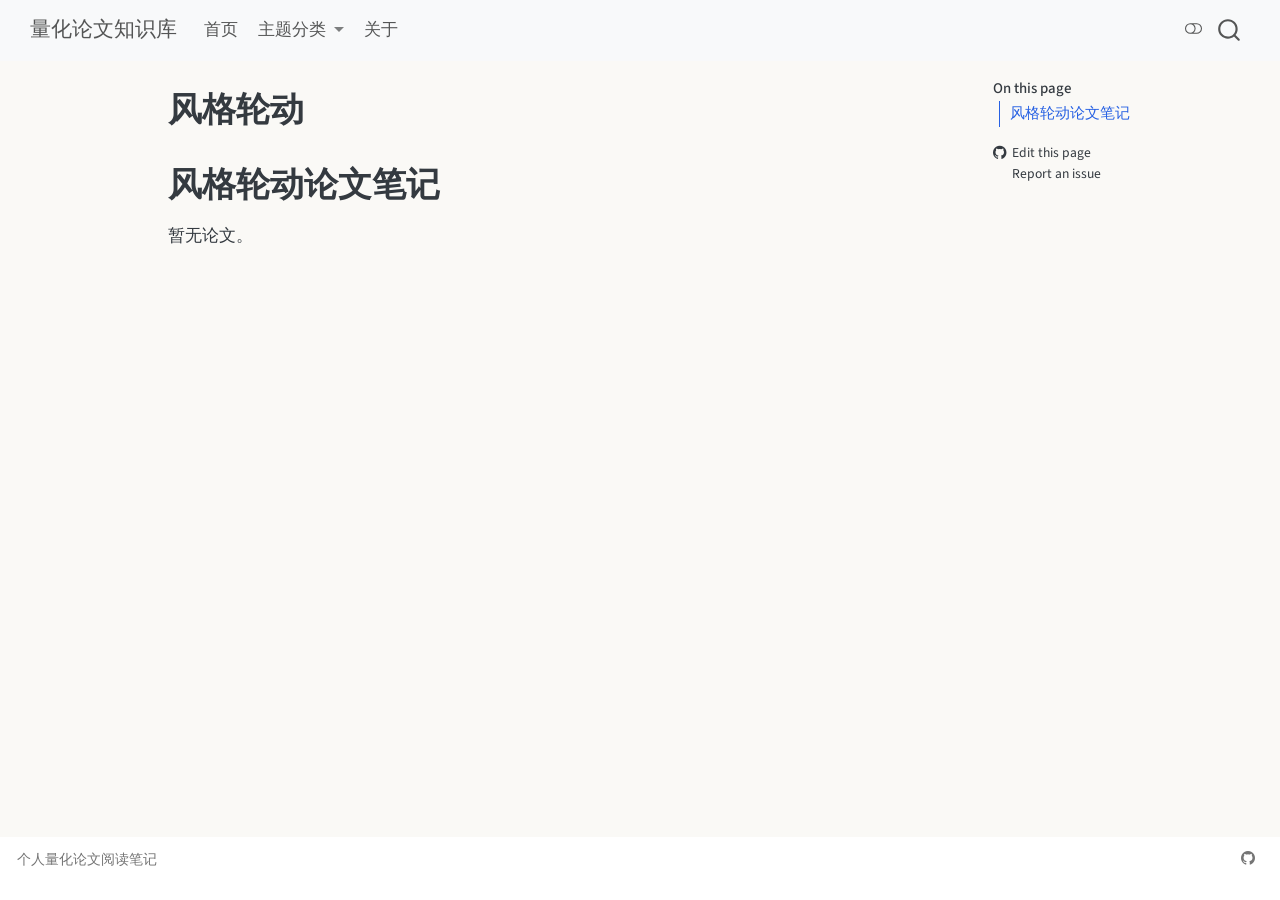
<file: docs/topics/style-rotation.html>
<!DOCTYPE html>
<html xmlns="http://www.w3.org/1999/xhtml" lang="en" xml:lang="en"><head>

<meta charset="utf-8">
<meta name="generator" content="quarto-1.9.38">

<meta name="viewport" content="width=device-width, initial-scale=1.0, user-scalable=yes">


<title>风格轮动 – 量化论文知识库</title>
<style>
/* Default styles provided by pandoc.
** See https://pandoc.org/MANUAL.html#variables-for-html for config info.
*/
code{white-space: pre-wrap;}
span.smallcaps{font-variant: small-caps;}
div.columns{display: flex; gap: min(4vw, 1.5em);}
div.column{flex: auto; overflow-x: auto;}
div.hanging-indent{margin-left: 1.5em; text-indent: -1.5em;}
ul.task-list{list-style: none;}
ul.task-list li input[type="checkbox"] {
  width: 0.8em;
  margin: 0 0.8em 0.2em -1em; /* quarto-specific, see https://github.com/quarto-dev/quarto-cli/issues/4556 */ 
  vertical-align: middle;
}
</style>


<script src="../site_libs/quarto-nav/quarto-nav.js"></script>
<script src="../site_libs/quarto-nav/headroom.min.js"></script>
<script src="../site_libs/clipboard/clipboard.min.js"></script>
<script src="../site_libs/quarto-search/autocomplete.umd.js"></script>
<script src="../site_libs/quarto-search/fuse.min.js"></script>
<script src="../site_libs/quarto-search/quarto-search.js"></script>
<meta name="quarto:offset" content="../">
<script src="../site_libs/quarto-html/quarto.js" type="module"></script>
<script src="../site_libs/quarto-html/tabsets/tabsets.js" type="module"></script>
<script src="../site_libs/quarto-html/popper.min.js"></script>
<script src="../site_libs/quarto-html/tippy.umd.min.js"></script>
<script src="../site_libs/quarto-html/anchor.min.js"></script>
<link href="../site_libs/quarto-html/tippy.css" rel="stylesheet">
<link href="../site_libs/quarto-html/quarto-syntax-highlighting-de63f62b328812d8e578a4d74e282472.css" rel="stylesheet" class="quarto-color-scheme" id="quarto-text-highlighting-styles">
<link href="../site_libs/quarto-html/quarto-syntax-highlighting-dark-6b6957c917596b414ec0b78690761e87.css" rel="stylesheet" class="quarto-color-scheme quarto-color-alternate" id="quarto-text-highlighting-styles">
<link href="../site_libs/quarto-html/quarto-syntax-highlighting-de63f62b328812d8e578a4d74e282472.css" rel="stylesheet" class="quarto-color-scheme-extra" id="quarto-text-highlighting-styles">
<script src="../site_libs/bootstrap/bootstrap.min.js"></script>
<link href="../site_libs/bootstrap/bootstrap-icons.css" rel="stylesheet">
<link href="../site_libs/bootstrap/bootstrap-506e3a905db319b34f0a738462305c32.min.css" rel="stylesheet" append-hash="true" class="quarto-color-scheme" id="quarto-bootstrap" data-mode="light">
<link href="../site_libs/bootstrap/bootstrap-dark-0ed2f2fce067166f7b2df1b6d72f54f0.min.css" rel="stylesheet" append-hash="true" class="quarto-color-scheme quarto-color-alternate" id="quarto-bootstrap" data-mode="dark">
<link href="../site_libs/bootstrap/bootstrap-506e3a905db319b34f0a738462305c32.min.css" rel="stylesheet" append-hash="true" class="quarto-color-scheme-extra" id="quarto-bootstrap" data-mode="light">
<script id="quarto-search-options" type="application/json">{
  "location": "navbar",
  "copy-button": false,
  "collapse-after": 3,
  "panel-placement": "end",
  "type": "overlay",
  "limit": 50,
  "keyboard-shortcut": [
    "f",
    "/",
    "s"
  ],
  "show-item-context": false,
  "language": {
    "search-no-results-text": "No results",
    "search-matching-documents-text": "matching documents",
    "search-copy-link-title": "Copy link to search",
    "search-hide-matches-text": "Hide additional matches",
    "search-more-match-text": "more match in this document",
    "search-more-matches-text": "more matches in this document",
    "search-clear-button-title": "Clear",
    "search-text-placeholder": "",
    "search-detached-cancel-button-title": "Cancel",
    "search-submit-button-title": "Submit",
    "search-label": "Search"
  }
}</script>


<link rel="stylesheet" href="../styles.css">
</head>

<body class="nav-fixed quarto-light"><script id="quarto-html-before-body" type="application/javascript">
    const toggleBodyColorMode = (bsSheetEl) => {
      const mode = bsSheetEl.getAttribute("data-mode");
      const bodyEl = window.document.querySelector("body");
      if (mode === "dark") {
        bodyEl.classList.add("quarto-dark");
        bodyEl.classList.remove("quarto-light");
      } else {
        bodyEl.classList.add("quarto-light");
        bodyEl.classList.remove("quarto-dark");
      }
    }
    const toggleBodyColorPrimary = () => {
      const bsSheetEl = window.document.querySelector("link#quarto-bootstrap:not([rel=disabled-stylesheet])");
      if (bsSheetEl) {
        toggleBodyColorMode(bsSheetEl);
      }
    }
    const setColorSchemeToggle = (alternate) => {
      const toggles = window.document.querySelectorAll('.quarto-color-scheme-toggle');
      for (let i=0; i < toggles.length; i++) {
        const toggle = toggles[i];
        if (toggle) {
          if (alternate) {
            toggle.classList.add("alternate");
          } else {
            toggle.classList.remove("alternate");
          }
        }
      }
    };
    const toggleColorMode = (alternate) => {
      // Switch the stylesheets
      const primaryStylesheets = window.document.querySelectorAll('link.quarto-color-scheme:not(.quarto-color-alternate)');
      const alternateStylesheets = window.document.querySelectorAll('link.quarto-color-scheme.quarto-color-alternate');
      manageTransitions('#quarto-margin-sidebar .nav-link', false);
      if (alternate) {
        // note: dark is layered on light, we don't disable primary!
        enableStylesheet(alternateStylesheets);
        for (const sheetNode of alternateStylesheets) {
          if (sheetNode.id === "quarto-bootstrap") {
            toggleBodyColorMode(sheetNode);
          }
        }
      } else {
        disableStylesheet(alternateStylesheets);
        enableStylesheet(primaryStylesheets)
        toggleBodyColorPrimary();
      }
      manageTransitions('#quarto-margin-sidebar .nav-link', true);
      // Switch the toggles
      setColorSchemeToggle(alternate)
      // Hack to workaround the fact that safari doesn't
      // properly recolor the scrollbar when toggling (#1455)
      if (navigator.userAgent.indexOf('Safari') > 0 && navigator.userAgent.indexOf('Chrome') == -1) {
        manageTransitions("body", false);
        window.scrollTo(0, 1);
        setTimeout(() => {
          window.scrollTo(0, 0);
          manageTransitions("body", true);
        }, 40);
      }
    }
    const disableStylesheet = (stylesheets) => {
      for (let i=0; i < stylesheets.length; i++) {
        const stylesheet = stylesheets[i];
        stylesheet.rel = 'disabled-stylesheet';
      }
    }
    const enableStylesheet = (stylesheets) => {
      for (let i=0; i < stylesheets.length; i++) {
        const stylesheet = stylesheets[i];
        if(stylesheet.rel !== 'stylesheet') { // for Chrome, which will still FOUC without this check
          stylesheet.rel = 'stylesheet';
        }
      }
    }
    const manageTransitions = (selector, allowTransitions) => {
      const els = window.document.querySelectorAll(selector);
      for (let i=0; i < els.length; i++) {
        const el = els[i];
        if (allowTransitions) {
          el.classList.remove('notransition');
        } else {
          el.classList.add('notransition');
        }
      }
    }
    const isFileUrl = () => {
      return window.location.protocol === 'file:';
    }
    const hasAlternateSentinel = () => {
      let styleSentinel = getColorSchemeSentinel();
      if (styleSentinel !== null) {
        return styleSentinel === "alternate";
      } else {
        return false;
      }
    }
    const setStyleSentinel = (alternate) => {
      const value = alternate ? "alternate" : "default";
      if (!isFileUrl()) {
        window.localStorage.setItem("quarto-color-scheme", value);
      } else {
        localAlternateSentinel = value;
      }
    }
    const getColorSchemeSentinel = () => {
      if (!isFileUrl()) {
        const storageValue = window.localStorage.getItem("quarto-color-scheme");
        return storageValue != null ? storageValue : localAlternateSentinel;
      } else {
        return localAlternateSentinel;
      }
    }
    const toggleGiscusIfUsed = (isAlternate, darkModeDefault) => {
      const baseTheme = document.querySelector('#giscus-base-theme')?.value ?? 'light';
      const alternateTheme = document.querySelector('#giscus-alt-theme')?.value ?? 'dark';
      let newTheme = '';
      if(authorPrefersDark) {
        newTheme = isAlternate ? baseTheme : alternateTheme;
      } else {
        newTheme = isAlternate ? alternateTheme : baseTheme;
      }
      const changeGiscusTheme = () => {
        // From: https://github.com/giscus/giscus/issues/336
        const sendMessage = (message) => {
          const iframe = document.querySelector('iframe.giscus-frame');
          if (!iframe) return;
          iframe.contentWindow.postMessage({ giscus: message }, 'https://giscus.app');
        }
        sendMessage({
          setConfig: {
            theme: newTheme
          }
        });
      }
      const isGiscussLoaded = window.document.querySelector('iframe.giscus-frame') !== null;
      if (isGiscussLoaded) {
        changeGiscusTheme();
      }
    };
    const authorPrefersDark = false;
    const darkModeDefault = authorPrefersDark;
      document.querySelector('link#quarto-text-highlighting-styles.quarto-color-scheme-extra').rel = 'disabled-stylesheet';
      document.querySelector('link#quarto-bootstrap.quarto-color-scheme-extra').rel = 'disabled-stylesheet';
    let localAlternateSentinel = darkModeDefault ? 'alternate' : 'default';
    // Dark / light mode switch
    window.quartoToggleColorScheme = () => {
      // Read the current dark / light value
      let toAlternate = !hasAlternateSentinel();
      toggleColorMode(toAlternate);
      setStyleSentinel(toAlternate);
      toggleGiscusIfUsed(toAlternate, darkModeDefault);
      window.dispatchEvent(new Event('resize'));
    };
    // Switch to dark mode if need be
    if (hasAlternateSentinel()) {
      toggleColorMode(true);
    } else {
      toggleColorMode(false);
    }
  </script>

<div id="quarto-search-results"></div>
  <header id="quarto-header" class="headroom fixed-top">
    <nav class="navbar navbar-expand-lg " data-bs-theme="dark">
      <div class="navbar-container container-fluid">
      <div class="navbar-brand-container mx-auto">
    <a class="navbar-brand" href="../index.html">
    <span class="navbar-title">量化论文知识库</span>
    </a>
  </div>
            <div id="quarto-search" class="" title="Search"></div>
          <button class="navbar-toggler" type="button" data-bs-toggle="collapse" data-bs-target="#navbarCollapse" aria-controls="navbarCollapse" role="menu" aria-expanded="false" aria-label="Toggle navigation" onclick="if (window.quartoToggleHeadroom) { window.quartoToggleHeadroom(); }">
  <span class="navbar-toggler-icon"></span>
</button>
          <div class="collapse navbar-collapse" id="navbarCollapse">
            <ul class="navbar-nav navbar-nav-scroll me-auto">
  <li class="nav-item">
    <a class="nav-link" href="../index.html"> 
<span class="menu-text">首页</span></a>
  </li>  
  <li class="nav-item dropdown ">
    <a class="nav-link dropdown-toggle" href="#" id="nav-menu-" role="link" data-bs-toggle="dropdown" aria-expanded="false">
 <span class="menu-text">主题分类</span>
    </a>
    <ul class="dropdown-menu" aria-labelledby="nav-menu-">    
        <li>
    <a class="dropdown-item" href="../topics/multi-factor.html">
 <span class="dropdown-text">多因子模型</span></a>
  </li>  
        <li>
    <a class="dropdown-item" href="../topics/drl.html">
 <span class="dropdown-text">深度强化学习</span></a>
  </li>  
        <li>
    <a class="dropdown-item" href="../topics/asset-allocation.html">
 <span class="dropdown-text">资产配置</span></a>
  </li>  
        <li>
    <a class="dropdown-item" href="../topics/style-rotation.html">
 <span class="dropdown-text">风格轮动</span></a>
  </li>  
    </ul>
  </li>
  <li class="nav-item">
    <a class="nav-link" href="../about.html"> 
<span class="menu-text">关于</span></a>
  </li>  
</ul>
          </div> <!-- /navcollapse -->
            <div class="quarto-navbar-tools">
  <a href="" class="quarto-color-scheme-toggle quarto-navigation-tool  px-1" onclick="window.quartoToggleColorScheme(); return false;" title="Toggle dark mode"><i class="bi"></i></a>
</div>
      </div> <!-- /container-fluid -->
    </nav>
</header>
<!-- content -->
<div id="quarto-content" class="quarto-container page-columns page-rows-contents page-layout-article page-navbar">
<!-- sidebar -->
<!-- margin-sidebar -->
    <div id="quarto-margin-sidebar" class="sidebar margin-sidebar">
        <nav id="TOC" role="doc-toc" class="toc-active">
    <h2 id="toc-title">On this page</h2>
   
  <ul>
  <li><a href="#风格轮动论文笔记" id="toc-风格轮动论文笔记" class="nav-link active" data-scroll-target="#风格轮动论文笔记">风格轮动论文笔记</a></li>
  </ul>
<div class="toc-actions"><ul><li><a href="https://github.com/bozarnr/paper-library/edit/main/topics/style-rotation.qmd" class="toc-action"><i class="bi bi-github"></i>Edit this page</a></li><li><a href="https://github.com/bozarnr/paper-library/issues/new" class="toc-action"><i class="bi empty"></i>Report an issue</a></li></ul></div></nav>
    </div>
<!-- main -->
<main class="content" id="quarto-document-content">


<header id="title-block-header" class="quarto-title-block default">
<div class="quarto-title">
<h1 class="title">风格轮动</h1>
</div>



<div class="quarto-title-meta">

    
  
    
  </div>
  


</header>


<section id="风格轮动论文笔记" class="level1">
<h1>风格轮动论文笔记</h1>
<p>暂无论文。</p>


</section>

</main> <!-- /main -->
<script id="quarto-html-after-body" type="application/javascript">
  window.document.addEventListener("DOMContentLoaded", function (event) {
    // Ensure there is a toggle, if there isn't float one in the top right
    if (window.document.querySelector('.quarto-color-scheme-toggle') === null) {
      const a = window.document.createElement('a');
      a.classList.add('top-right');
      a.classList.add('quarto-color-scheme-toggle');
      a.href = "";
      a.onclick = function() { try { window.quartoToggleColorScheme(); } catch {} return false; };
      const i = window.document.createElement("i");
      i.classList.add('bi');
      a.appendChild(i);
      window.document.body.appendChild(a);
    }
    setColorSchemeToggle(hasAlternateSentinel())
    const icon = "";
    const anchorJS = new window.AnchorJS();
    anchorJS.options = {
      placement: 'right',
      icon: icon
    };
    anchorJS.add('.anchored');
    const isCodeAnnotation = (el) => {
      for (const clz of el.classList) {
        if (clz.startsWith('code-annotation-')) {                     
          return true;
        }
      }
      return false;
    }
    const onCopySuccess = function(e) {
      // button target
      const button = e.trigger;
      // don't keep focus
      button.blur();
      // flash "checked"
      button.classList.add('code-copy-button-checked');
      var currentTitle = button.getAttribute("title");
      button.setAttribute("title", "Copied!");
      let tooltip;
      if (window.bootstrap) {
        button.setAttribute("data-bs-toggle", "tooltip");
        button.setAttribute("data-bs-placement", "left");
        button.setAttribute("data-bs-title", "Copied!");
        tooltip = new bootstrap.Tooltip(button, 
          { trigger: "manual", 
            customClass: "code-copy-button-tooltip",
            offset: [0, -8]});
        tooltip.show();    
      }
      setTimeout(function() {
        if (tooltip) {
          tooltip.hide();
          button.removeAttribute("data-bs-title");
          button.removeAttribute("data-bs-toggle");
          button.removeAttribute("data-bs-placement");
        }
        button.setAttribute("title", currentTitle);
        button.classList.remove('code-copy-button-checked');
      }, 1000);
      // clear code selection
      e.clearSelection();
    }
    const getTextToCopy = function(trigger) {
      const outerScaffold = trigger.parentElement.cloneNode(true);
      const codeEl = outerScaffold.querySelector('code');
      for (const childEl of codeEl.children) {
        if (isCodeAnnotation(childEl)) {
          childEl.remove();
        }
      }
      return codeEl.innerText;
    }
    const clipboard = new window.ClipboardJS('.code-copy-button:not([data-in-quarto-modal])', {
      text: getTextToCopy
    });
    clipboard.on('success', onCopySuccess);
    if (window.document.getElementById('quarto-embedded-source-code-modal')) {
      const clipboardModal = new window.ClipboardJS('.code-copy-button[data-in-quarto-modal]', {
        text: getTextToCopy,
        container: window.document.getElementById('quarto-embedded-source-code-modal')
      });
      clipboardModal.on('success', onCopySuccess);
    }
      var localhostRegex = new RegExp(/^(?:http|https):\/\/localhost\:?[0-9]*\//);
      var mailtoRegex = new RegExp(/^mailto:/);
        var filterRegex = new RegExp("https:\/\/bozarnr\.github\.io\/paper-library");
      var isInternal = (href) => {
          return filterRegex.test(href) || localhostRegex.test(href) || mailtoRegex.test(href);
      }
      // Inspect non-navigation links and adorn them if external
     var links = window.document.querySelectorAll('a[href]:not(.nav-link):not(.navbar-brand):not(.toc-action):not(.sidebar-link):not(.sidebar-item-toggle):not(.pagination-link):not(.no-external):not([aria-hidden]):not(.dropdown-item):not(.quarto-navigation-tool):not(.about-link)');
      for (var i=0; i<links.length; i++) {
        const link = links[i];
        if (!isInternal(link.href)) {
          // undo the damage that might have been done by quarto-nav.js in the case of
          // links that we want to consider external
          if (link.dataset.originalHref !== undefined) {
            link.href = link.dataset.originalHref;
          }
            // default icon
            link.classList.add("external");
        }
      }
    function tippyHover(el, contentFn, onTriggerFn, onUntriggerFn) {
      const config = {
        allowHTML: true,
        maxWidth: 500,
        delay: 100,
        arrow: false,
        appendTo: function(el) {
            return el.parentElement;
        },
        interactive: true,
        interactiveBorder: 10,
        theme: 'quarto',
        placement: 'bottom-start',
      };
      if (contentFn) {
        config.content = contentFn;
      }
      if (onTriggerFn) {
        config.onTrigger = onTriggerFn;
      }
      if (onUntriggerFn) {
        config.onUntrigger = onUntriggerFn;
      }
      window.tippy(el, config); 
    }
    const noterefs = window.document.querySelectorAll('a[role="doc-noteref"]');
    for (var i=0; i<noterefs.length; i++) {
      const ref = noterefs[i];
      tippyHover(ref, function() {
        // use id or data attribute instead here
        let href = ref.getAttribute('data-footnote-href') || ref.getAttribute('href');
        try { href = new URL(href).hash; } catch {}
        const id = href.replace(/^#\/?/, "");
        const note = window.document.getElementById(id);
        if (note) {
          return note.innerHTML;
        } else {
          return "";
        }
      });
    }
    const xrefs = window.document.querySelectorAll('a.quarto-xref');
    const processXRef = (id, note) => {
      // Strip column container classes
      const stripColumnClz = (el) => {
        el.classList.remove("page-full", "page-columns");
        if (el.children) {
          for (const child of el.children) {
            stripColumnClz(child);
          }
        }
      }
      stripColumnClz(note)
      if (id === null || id.startsWith('sec-')) {
        // Special case sections, only their first couple elements
        const container = document.createElement("div");
        if (note.children && note.children.length > 2) {
          container.appendChild(note.children[0].cloneNode(true));
          for (let i = 1; i < note.children.length; i++) {
            const child = note.children[i];
            if (child.tagName === "P" && child.innerText === "") {
              continue;
            } else {
              container.appendChild(child.cloneNode(true));
              break;
            }
          }
          if (window.Quarto?.typesetMath) {
            window.Quarto.typesetMath(container);
          }
          return container.innerHTML
        } else {
          if (window.Quarto?.typesetMath) {
            window.Quarto.typesetMath(note);
          }
          return note.innerHTML;
        }
      } else {
        // Remove any anchor links if they are present
        const anchorLink = note.querySelector('a.anchorjs-link');
        if (anchorLink) {
          anchorLink.remove();
        }
        if (window.Quarto?.typesetMath) {
          window.Quarto.typesetMath(note);
        }
        if (note.classList.contains("callout")) {
          return note.outerHTML;
        } else {
          return note.innerHTML;
        }
      }
    }
    for (var i=0; i<xrefs.length; i++) {
      const xref = xrefs[i];
      tippyHover(xref, undefined, function(instance) {
        instance.disable();
        let url = xref.getAttribute('href');
        let hash = undefined; 
        if (url.startsWith('#')) {
          hash = url;
        } else {
          try { hash = new URL(url).hash; } catch {}
        }
        if (hash) {
          const id = hash.replace(/^#\/?/, "");
          const note = window.document.getElementById(id);
          if (note !== null) {
            try {
              const html = processXRef(id, note.cloneNode(true));
              instance.setContent(html);
            } finally {
              instance.enable();
              instance.show();
            }
          } else {
            // See if we can fetch this
            fetch(url.split('#')[0])
            .then(res => res.text())
            .then(html => {
              const parser = new DOMParser();
              const htmlDoc = parser.parseFromString(html, "text/html");
              const note = htmlDoc.getElementById(id);
              if (note !== null) {
                const html = processXRef(id, note);
                instance.setContent(html);
              } 
            }).finally(() => {
              instance.enable();
              instance.show();
            });
          }
        } else {
          // See if we can fetch a full url (with no hash to target)
          // This is a special case and we should probably do some content thinning / targeting
          fetch(url)
          .then(res => res.text())
          .then(html => {
            const parser = new DOMParser();
            const htmlDoc = parser.parseFromString(html, "text/html");
            const note = htmlDoc.querySelector('main.content');
            if (note !== null) {
              // This should only happen for chapter cross references
              // (since there is no id in the URL)
              // remove the first header
              if (note.children.length > 0 && note.children[0].tagName === "HEADER") {
                note.children[0].remove();
              }
              const html = processXRef(null, note);
              instance.setContent(html);
            } 
          }).finally(() => {
            instance.enable();
            instance.show();
          });
        }
      }, function(instance) {
      });
    }
        let selectedAnnoteEl;
        const selectorForAnnotation = ( cell, annotation) => {
          let cellAttr = 'data-code-cell="' + cell + '"';
          let lineAttr = 'data-code-annotation="' +  annotation + '"';
          const selector = 'span[' + cellAttr + '][' + lineAttr + ']';
          return selector;
        }
        const selectCodeLines = (annoteEl) => {
          const doc = window.document;
          const targetCell = annoteEl.getAttribute("data-target-cell");
          const targetAnnotation = annoteEl.getAttribute("data-target-annotation");
          const annoteSpan = window.document.querySelector(selectorForAnnotation(targetCell, targetAnnotation));
          const lines = annoteSpan.getAttribute("data-code-lines").split(",");
          const lineIds = lines.map((line) => {
            return targetCell + "-" + line;
          })
          let top = null;
          let height = null;
          let parent = null;
          if (lineIds.length > 0) {
              //compute the position of the single el (top and bottom and make a div)
              const el = window.document.getElementById(lineIds[0]);
              top = el.offsetTop;
              height = el.offsetHeight;
              parent = el.parentElement.parentElement;
            if (lineIds.length > 1) {
              const lastEl = window.document.getElementById(lineIds[lineIds.length - 1]);
              const bottom = lastEl.offsetTop + lastEl.offsetHeight;
              height = bottom - top;
            }
            if (top !== null && height !== null && parent !== null) {
              // cook up a div (if necessary) and position it 
              let div = window.document.getElementById("code-annotation-line-highlight");
              if (div === null) {
                div = window.document.createElement("div");
                div.setAttribute("id", "code-annotation-line-highlight");
                div.style.position = 'absolute';
                parent.appendChild(div);
              }
              div.style.top = top - 2 + "px";
              div.style.height = height + 4 + "px";
              div.style.left = 0;
              let gutterDiv = window.document.getElementById("code-annotation-line-highlight-gutter");
              if (gutterDiv === null) {
                gutterDiv = window.document.createElement("div");
                gutterDiv.setAttribute("id", "code-annotation-line-highlight-gutter");
                gutterDiv.style.position = 'absolute';
                const codeCell = window.document.getElementById(targetCell);
                const gutter = codeCell.querySelector('.code-annotation-gutter');
                gutter.appendChild(gutterDiv);
              }
              gutterDiv.style.top = top - 2 + "px";
              gutterDiv.style.height = height + 4 + "px";
            }
            selectedAnnoteEl = annoteEl;
          }
        };
        const unselectCodeLines = () => {
          const elementsIds = ["code-annotation-line-highlight", "code-annotation-line-highlight-gutter"];
          elementsIds.forEach((elId) => {
            const div = window.document.getElementById(elId);
            if (div) {
              div.remove();
            }
          });
          selectedAnnoteEl = undefined;
        };
          // Handle positioning of the toggle
      window.addEventListener(
        "resize",
        throttle(() => {
          elRect = undefined;
          if (selectedAnnoteEl) {
            selectCodeLines(selectedAnnoteEl);
          }
        }, 10)
      );
      function throttle(fn, ms) {
      let throttle = false;
      let timer;
        return (...args) => {
          if(!throttle) { // first call gets through
              fn.apply(this, args);
              throttle = true;
          } else { // all the others get throttled
              if(timer) clearTimeout(timer); // cancel #2
              timer = setTimeout(() => {
                fn.apply(this, args);
                timer = throttle = false;
              }, ms);
          }
        };
      }
        // Attach click handler to the DT
        const annoteDls = window.document.querySelectorAll('dt[data-target-cell]');
        for (const annoteDlNode of annoteDls) {
          annoteDlNode.addEventListener('click', (event) => {
            const clickedEl = event.target;
            if (clickedEl !== selectedAnnoteEl) {
              unselectCodeLines();
              const activeEl = window.document.querySelector('dt[data-target-cell].code-annotation-active');
              if (activeEl) {
                activeEl.classList.remove('code-annotation-active');
              }
              selectCodeLines(clickedEl);
              clickedEl.classList.add('code-annotation-active');
            } else {
              // Unselect the line
              unselectCodeLines();
              clickedEl.classList.remove('code-annotation-active');
            }
          });
        }
    const findCites = (el) => {
      const parentEl = el.parentElement;
      if (parentEl) {
        const cites = parentEl.dataset.cites;
        if (cites) {
          return {
            el,
            cites: cites.split(' ')
          };
        } else {
          return findCites(el.parentElement)
        }
      } else {
        return undefined;
      }
    };
    var bibliorefs = window.document.querySelectorAll('a[role="doc-biblioref"]');
    for (var i=0; i<bibliorefs.length; i++) {
      const ref = bibliorefs[i];
      const citeInfo = findCites(ref);
      if (citeInfo) {
        tippyHover(citeInfo.el, function() {
          var popup = window.document.createElement('div');
          citeInfo.cites.forEach(function(cite) {
            var citeDiv = window.document.createElement('div');
            citeDiv.classList.add('hanging-indent');
            citeDiv.classList.add('csl-entry');
            var biblioDiv = window.document.getElementById('ref-' + cite);
            if (biblioDiv) {
              citeDiv.innerHTML = biblioDiv.innerHTML;
            }
            popup.appendChild(citeDiv);
          });
          return popup.innerHTML;
        });
      }
    }
  });
  </script>
</div> <!-- /content -->
<footer class="footer">
  <div class="nav-footer">
    <div class="nav-footer-left">
<p>个人量化论文阅读笔记</p>
</div>   
    <div class="nav-footer-center">
      &nbsp;
    <div class="toc-actions d-sm-block d-md-none"><ul><li><a href="https://github.com/bozarnr/paper-library/edit/main/topics/style-rotation.qmd" class="toc-action"><i class="bi bi-github"></i>Edit this page</a></li><li><a href="https://github.com/bozarnr/paper-library/issues/new" class="toc-action"><i class="bi empty"></i>Report an issue</a></li></ul></div></div>
    <div class="nav-footer-right">
      <ul class="footer-items list-unstyled">
    <li class="nav-item compact">
    <a class="nav-link" href="https://github.com/bozarnr/paper-library">
      <i class="bi bi-github" role="img">
</i> 
    </a>
  </li>  
</ul>
    </div>
  </div>
</footer>




</body></html>
</file>
<file: docs/site_libs/quarto-html/tippy.css>
.tippy-box[data-animation=fade][data-state=hidden]{opacity:0}[data-tippy-root]{max-width:calc(100vw - 10px)}.tippy-box{position:relative;background-color:#333;color:#fff;border-radius:4px;font-size:14px;line-height:1.4;white-space:normal;outline:0;transition-property:transform,visibility,opacity}.tippy-box[data-placement^=top]>.tippy-arrow{bottom:0}.tippy-box[data-placement^=top]>.tippy-arrow:before{bottom:-7px;left:0;border-width:8px 8px 0;border-top-color:initial;transform-origin:center top}.tippy-box[data-placement^=bottom]>.tippy-arrow{top:0}.tippy-box[data-placement^=bottom]>.tippy-arrow:before{top:-7px;left:0;border-width:0 8px 8px;border-bottom-color:initial;transform-origin:center bottom}.tippy-box[data-placement^=left]>.tippy-arrow{right:0}.tippy-box[data-placement^=left]>.tippy-arrow:before{border-width:8px 0 8px 8px;border-left-color:initial;right:-7px;transform-origin:center left}.tippy-box[data-placement^=right]>.tippy-arrow{left:0}.tippy-box[data-placement^=right]>.tippy-arrow:before{left:-7px;border-width:8px 8px 8px 0;border-right-color:initial;transform-origin:center right}.tippy-box[data-inertia][data-state=visible]{transition-timing-function:cubic-bezier(.54,1.5,.38,1.11)}.tippy-arrow{width:16px;height:16px;color:#333}.tippy-arrow:before{content:"";position:absolute;border-color:transparent;border-style:solid}.tippy-content{position:relative;padding:5px 9px;z-index:1}
</file>
<file: docs/site_libs/quarto-html/quarto-syntax-highlighting-de63f62b328812d8e578a4d74e282472.css>
/* quarto syntax highlight colors */
:root {
  --quarto-hl-al-color: #ff5555;
  --quarto-hl-an-color: #6a737d;
  --quarto-hl-at-color: #d73a49;
  --quarto-hl-bn-color: #005cc5;
  --quarto-hl-bu-color: #d73a49;
  --quarto-hl-ch-color: #032f62;
  --quarto-hl-co-color: #6a737d;
  --quarto-hl-cv-color: #6a737d;
  --quarto-hl-cn-color: #005cc5;
  --quarto-hl-cf-color: #d73a49;
  --quarto-hl-dt-color: #d73a49;
  --quarto-hl-dv-color: #005cc5;
  --quarto-hl-do-color: #6a737d;
  --quarto-hl-er-color: #ff5555;
  --quarto-hl-ex-color: #d73a49;
  --quarto-hl-fl-color: #005cc5;
  --quarto-hl-fu-color: #6f42c1;
  --quarto-hl-im-color: #032f62;
  --quarto-hl-in-color: #6a737d;
  --quarto-hl-kw-color: #d73a49;
  --quarto-hl-op-color: #24292e;
  --quarto-hl-pp-color: #d73a49;
  --quarto-hl-re-color: #6a737d;
  --quarto-hl-sc-color: #005cc5;
  --quarto-hl-ss-color: #032f62;
  --quarto-hl-st-color: #032f62;
  --quarto-hl-va-color: #e36209;
  --quarto-hl-vs-color: #032f62;
  --quarto-hl-wa-color: #ff5555;
}

/* other quarto variables */
:root {
  --quarto-font-monospace: SFMono-Regular, Menlo, Monaco, Consolas, "Liberation Mono", "Courier New", monospace;
}

/* syntax highlight based on Pandoc's rules */
pre > code.sourceCode > span {
  color: #24292e;
}

code.sourceCode > span {
  color: #24292e;
}

div.sourceCode,
div.sourceCode pre.sourceCode {
  color: #24292e;
}

/* Normal */
code span {
  color: #24292e;
}

/* Alert */
code span.al {
  font-weight: bold;
  color: #ff5555;
}

/* Annotation */
code span.an {
  color: #6a737d;
}

/* Attribute */
code span.at {
  color: #d73a49;
}

/* BaseN */
code span.bn {
  color: #005cc5;
}

/* BuiltIn */
code span.bu {
  color: #d73a49;
}

/* ControlFlow */
code span.cf {
  color: #d73a49;
}

/* Char */
code span.ch {
  color: #032f62;
}

/* Constant */
code span.cn {
  color: #005cc5;
}

/* Comment */
code span.co {
  color: #6a737d;
}

/* CommentVar */
code span.cv {
  color: #6a737d;
}

/* Documentation */
code span.do {
  color: #6a737d;
}

/* DataType */
code span.dt {
  color: #d73a49;
}

/* DecVal */
code span.dv {
  color: #005cc5;
}

/* Error */
code span.er {
  color: #ff5555;
  text-decoration: underline;
}

/* Extension */
code span.ex {
  font-weight: bold;
  color: #d73a49;
}

/* Float */
code span.fl {
  color: #005cc5;
}

/* Function */
code span.fu {
  color: #6f42c1;
}

/* Import */
code span.im {
  color: #032f62;
}

/* Information */
code span.in {
  color: #6a737d;
}

/* Keyword */
code span.kw {
  color: #d73a49;
}

/* Operator */
code span.op {
  color: #24292e;
}

/* Preprocessor */
code span.pp {
  color: #d73a49;
}

/* RegionMarker */
code span.re {
  color: #6a737d;
}

/* SpecialChar */
code span.sc {
  color: #005cc5;
}

/* SpecialString */
code span.ss {
  color: #032f62;
}

/* String */
code span.st {
  color: #032f62;
}

/* Variable */
code span.va {
  color: #e36209;
}

/* VerbatimString */
code span.vs {
  color: #032f62;
}

/* Warning */
code span.wa {
  color: #ff5555;
}

.prevent-inlining {
  content: "</";
}

/*# sourceMappingURL=e073dde7d9be180d5cbafa952671d6f8.css.map */
</file>
<file: docs/site_libs/quarto-html/quarto-syntax-highlighting-dark-6b6957c917596b414ec0b78690761e87.css>
/* quarto syntax highlight colors */
:root {
  --quarto-hl-al-color: #ff5555;
  --quarto-hl-an-color: #6a737d;
  --quarto-hl-at-color: #f97583;
  --quarto-hl-bn-color: #79b8ff;
  --quarto-hl-bu-color: #f97583;
  --quarto-hl-ch-color: #9ecbff;
  --quarto-hl-co-color: #6a737d;
  --quarto-hl-cv-color: #6a737d;
  --quarto-hl-cn-color: #79b8ff;
  --quarto-hl-cf-color: #f97583;
  --quarto-hl-dt-color: #f97583;
  --quarto-hl-dv-color: #79b8ff;
  --quarto-hl-do-color: #6a737d;
  --quarto-hl-er-color: #ff5555;
  --quarto-hl-ex-color: #f97583;
  --quarto-hl-fl-color: #79b8ff;
  --quarto-hl-fu-color: #b392f0;
  --quarto-hl-im-color: #9ecbff;
  --quarto-hl-in-color: #6a737d;
  --quarto-hl-kw-color: #f97583;
  --quarto-hl-op-color: #e1e4e8;
  --quarto-hl-pp-color: #f97583;
  --quarto-hl-re-color: #6a737d;
  --quarto-hl-sc-color: #79b8ff;
  --quarto-hl-ss-color: #9ecbff;
  --quarto-hl-st-color: #9ecbff;
  --quarto-hl-va-color: #ffab70;
  --quarto-hl-vs-color: #9ecbff;
  --quarto-hl-wa-color: #ff5555;
}

/* other quarto variables */
:root {
  --quarto-font-monospace: SFMono-Regular, Menlo, Monaco, Consolas, "Liberation Mono", "Courier New", monospace;
}

/* syntax highlight based on Pandoc's rules */
pre > code.sourceCode > span {
  color: #e1e4e8;
}

code.sourceCode > span {
  color: #e1e4e8;
}

div.sourceCode,
div.sourceCode pre.sourceCode {
  color: #e1e4e8;
}

/* Normal */
code span {
  color: #e1e4e8;
}

/* Alert */
code span.al {
  font-weight: bold;
  color: #ff5555;
}

/* Annotation */
code span.an {
  color: #6a737d;
}

/* Attribute */
code span.at {
  color: #f97583;
}

/* BaseN */
code span.bn {
  color: #79b8ff;
}

/* BuiltIn */
code span.bu {
  color: #f97583;
}

/* ControlFlow */
code span.cf {
  color: #f97583;
}

/* Char */
code span.ch {
  color: #9ecbff;
}

/* Constant */
code span.cn {
  color: #79b8ff;
}

/* Comment */
code span.co {
  color: #6a737d;
}

/* CommentVar */
code span.cv {
  color: #6a737d;
}

/* Documentation */
code span.do {
  color: #6a737d;
}

/* DataType */
code span.dt {
  color: #f97583;
}

/* DecVal */
code span.dv {
  color: #79b8ff;
}

/* Error */
code span.er {
  color: #ff5555;
  text-decoration: underline;
}

/* Extension */
code span.ex {
  font-weight: bold;
  color: #f97583;
}

/* Float */
code span.fl {
  color: #79b8ff;
}

/* Function */
code span.fu {
  color: #b392f0;
}

/* Import */
code span.im {
  color: #9ecbff;
}

/* Information */
code span.in {
  color: #6a737d;
}

/* Keyword */
code span.kw {
  color: #f97583;
}

/* Operator */
code span.op {
  color: #e1e4e8;
}

/* Preprocessor */
code span.pp {
  color: #f97583;
}

/* RegionMarker */
code span.re {
  color: #6a737d;
}

/* SpecialChar */
code span.sc {
  color: #79b8ff;
}

/* SpecialString */
code span.ss {
  color: #9ecbff;
}

/* String */
code span.st {
  color: #9ecbff;
}

/* Variable */
code span.va {
  color: #ffab70;
}

/* VerbatimString */
code span.vs {
  color: #9ecbff;
}

/* Warning */
code span.wa {
  color: #ff5555;
}

.prevent-inlining {
  content: "</";
}

/*# sourceMappingURL=63994cfe4e031b08dc03516c8cd81578.css.map */
</file>
<file: docs/styles.css>
body {
  --paper-bg: #faf9f6;
  background-color: var(--paper-bg);
}

/* 论文卡片 */
.paper-card {
  border: 1px solid #e0dcd3;
  border-radius: 8px;
  padding: 1.2em;
  margin-bottom: 1em;
  background: white;
  box-shadow: 0 1px 3px rgba(0,0,0,0.06);
}
.paper-card h3 { margin-top: 0; }
.paper-card .meta {
  color: #666;
  font-size: 0.9em;
  margin-bottom: 0.5em;
}
.paper-card .tags {
  display: inline-block;
  background: #eef;
  padding: 2px 8px;
  border-radius: 4px;
  font-size: 0.8em;
  margin-right: 4px;
}
</file>
